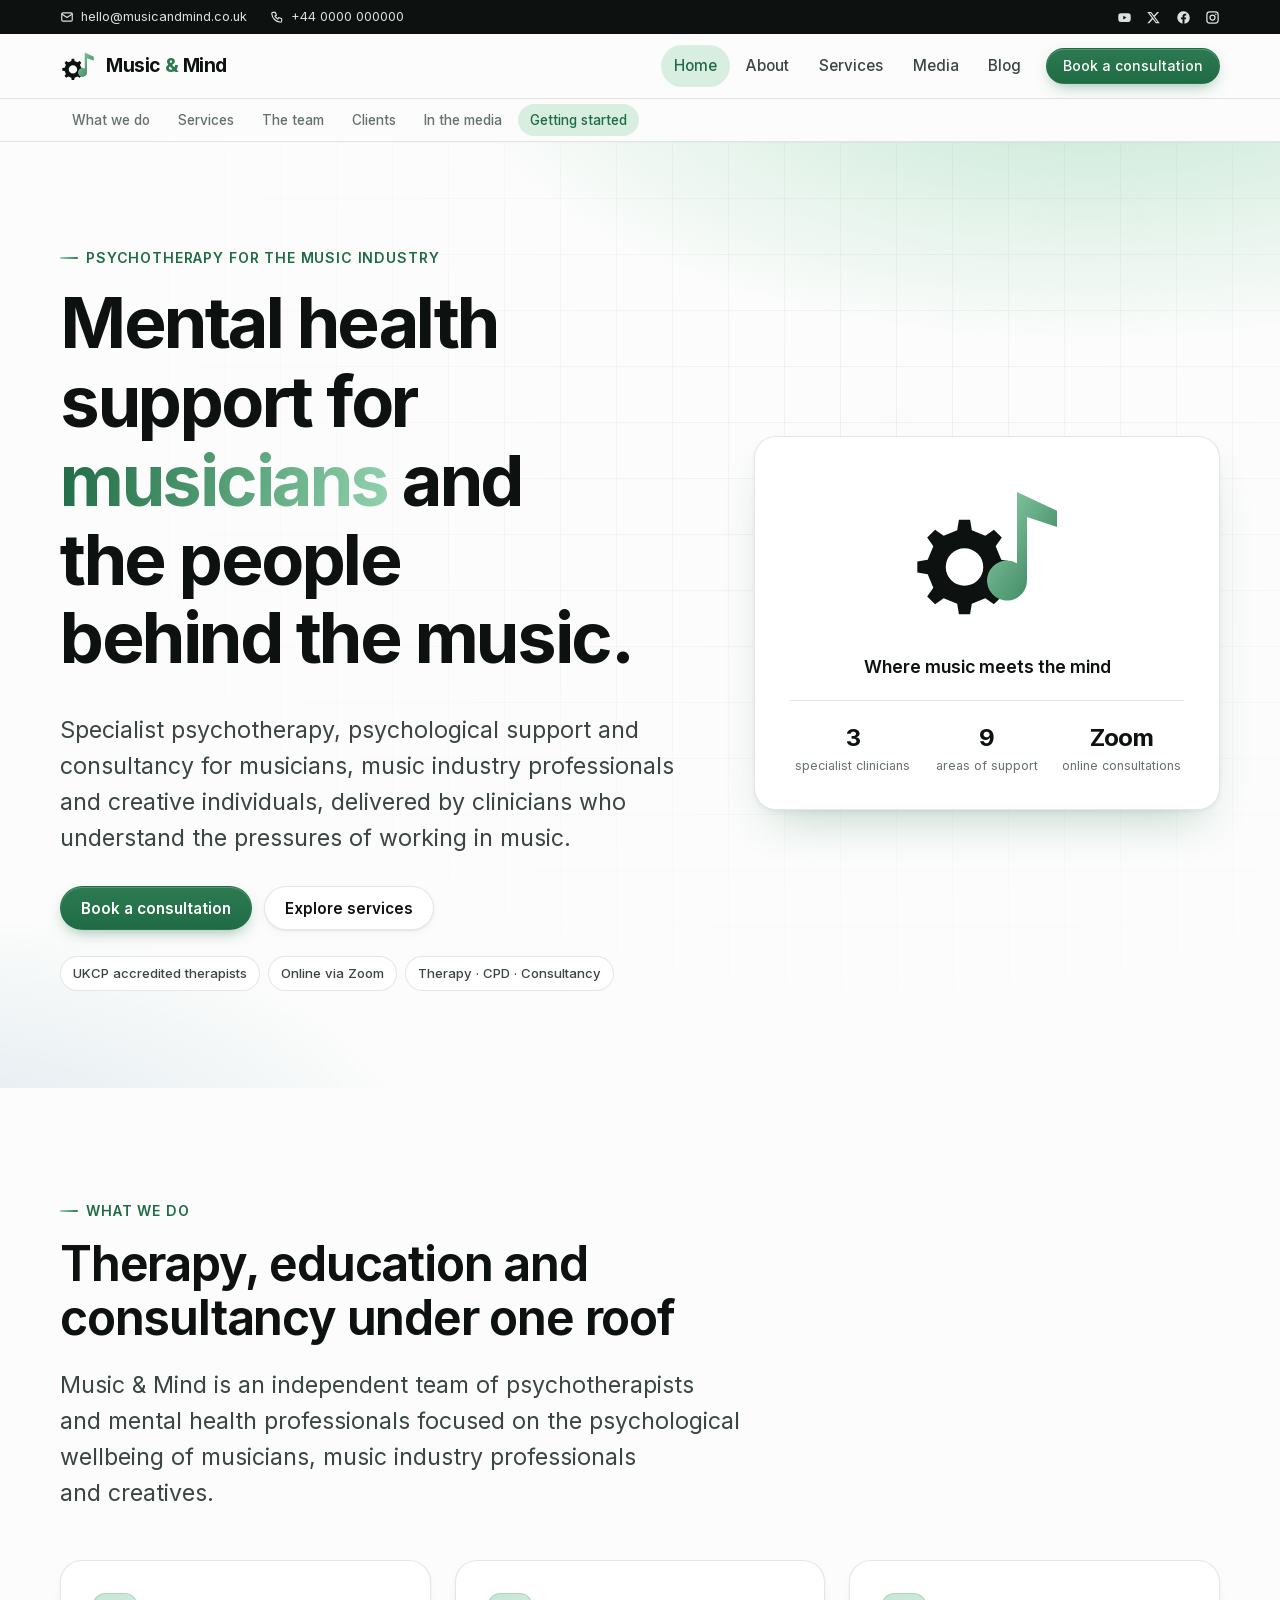
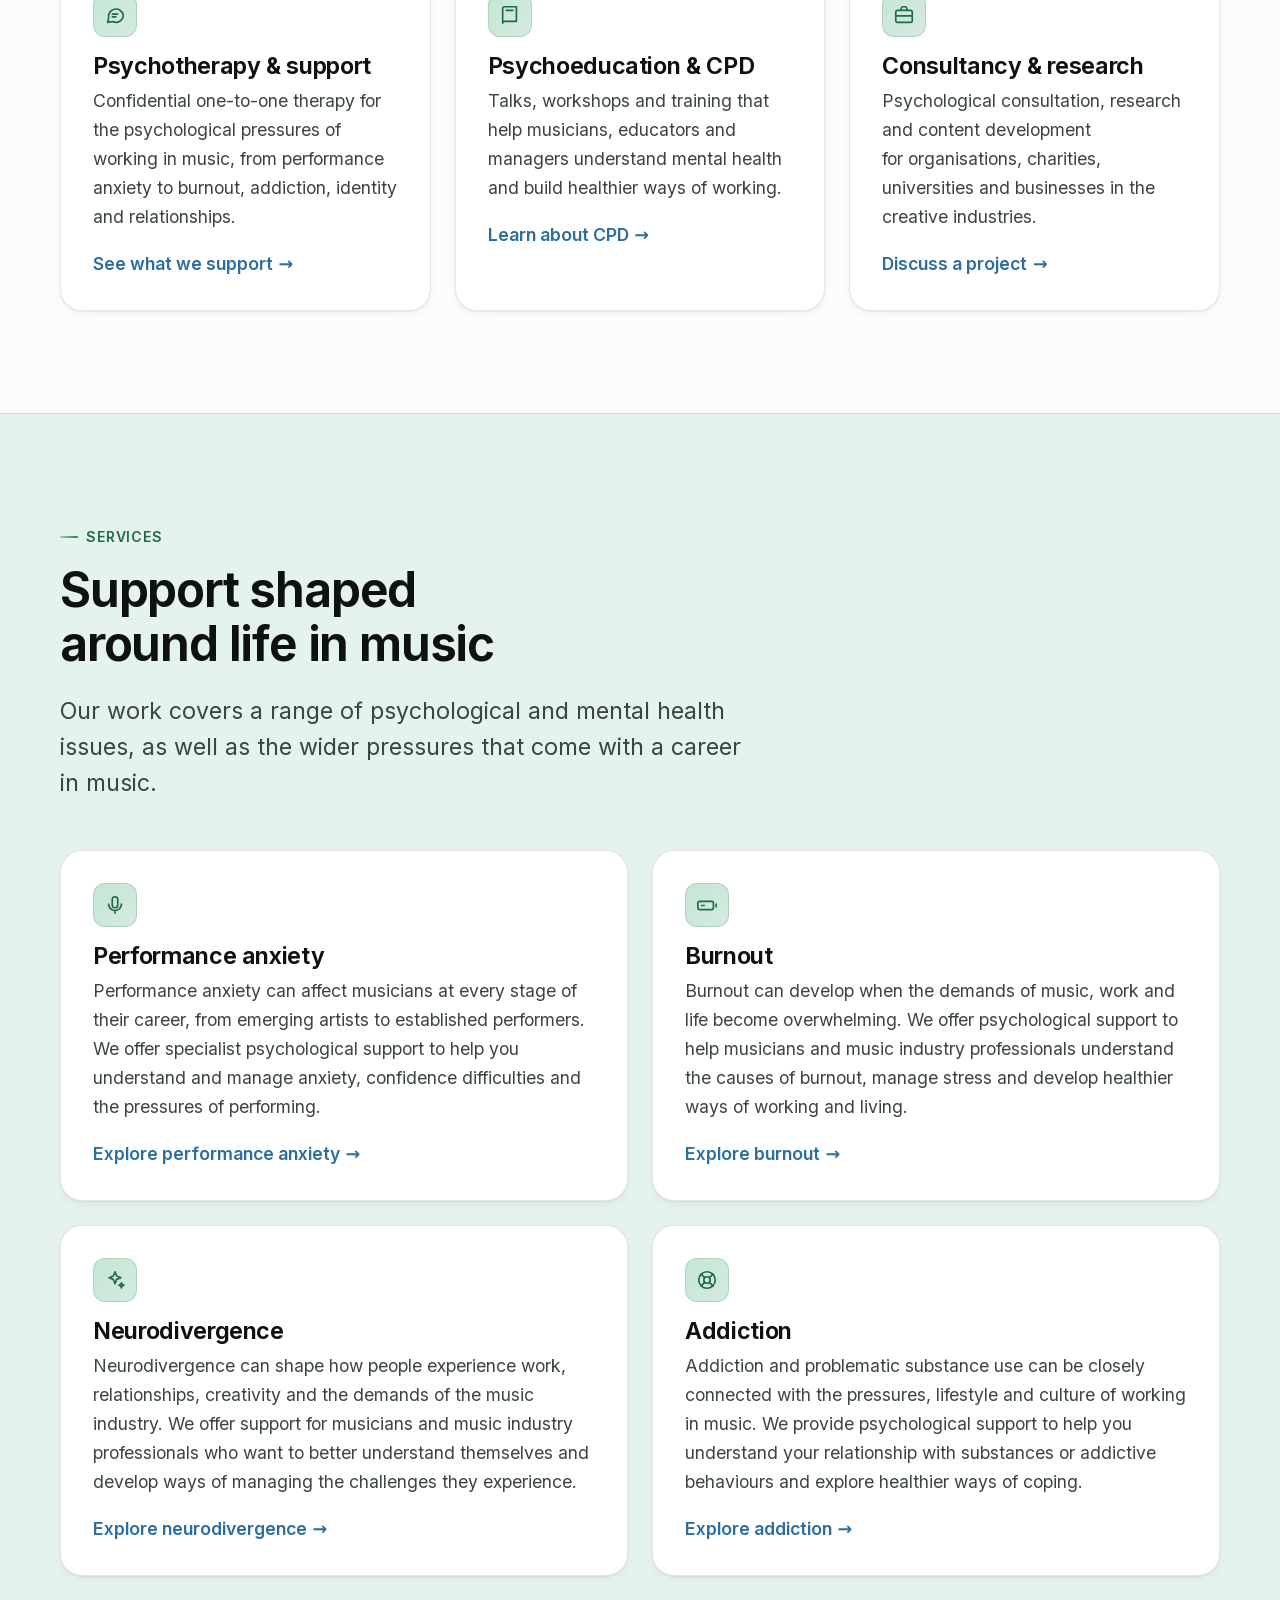
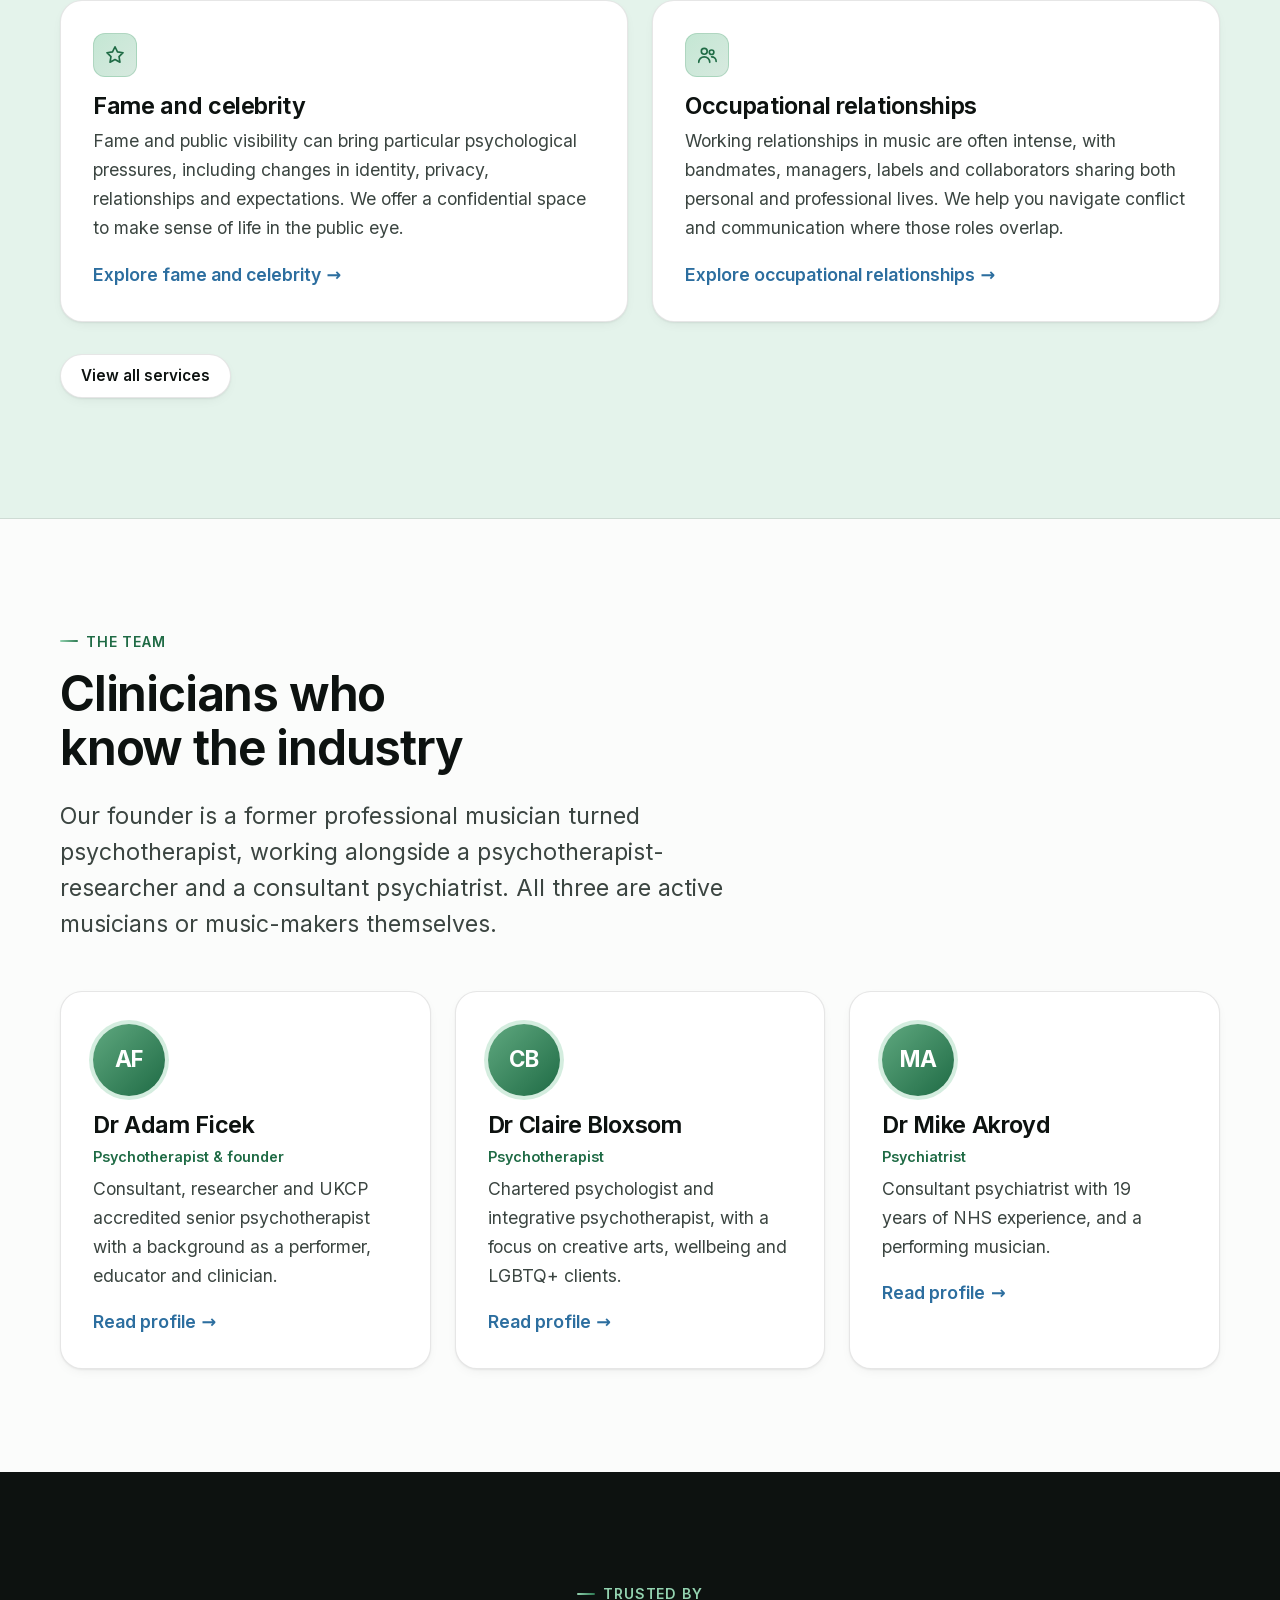
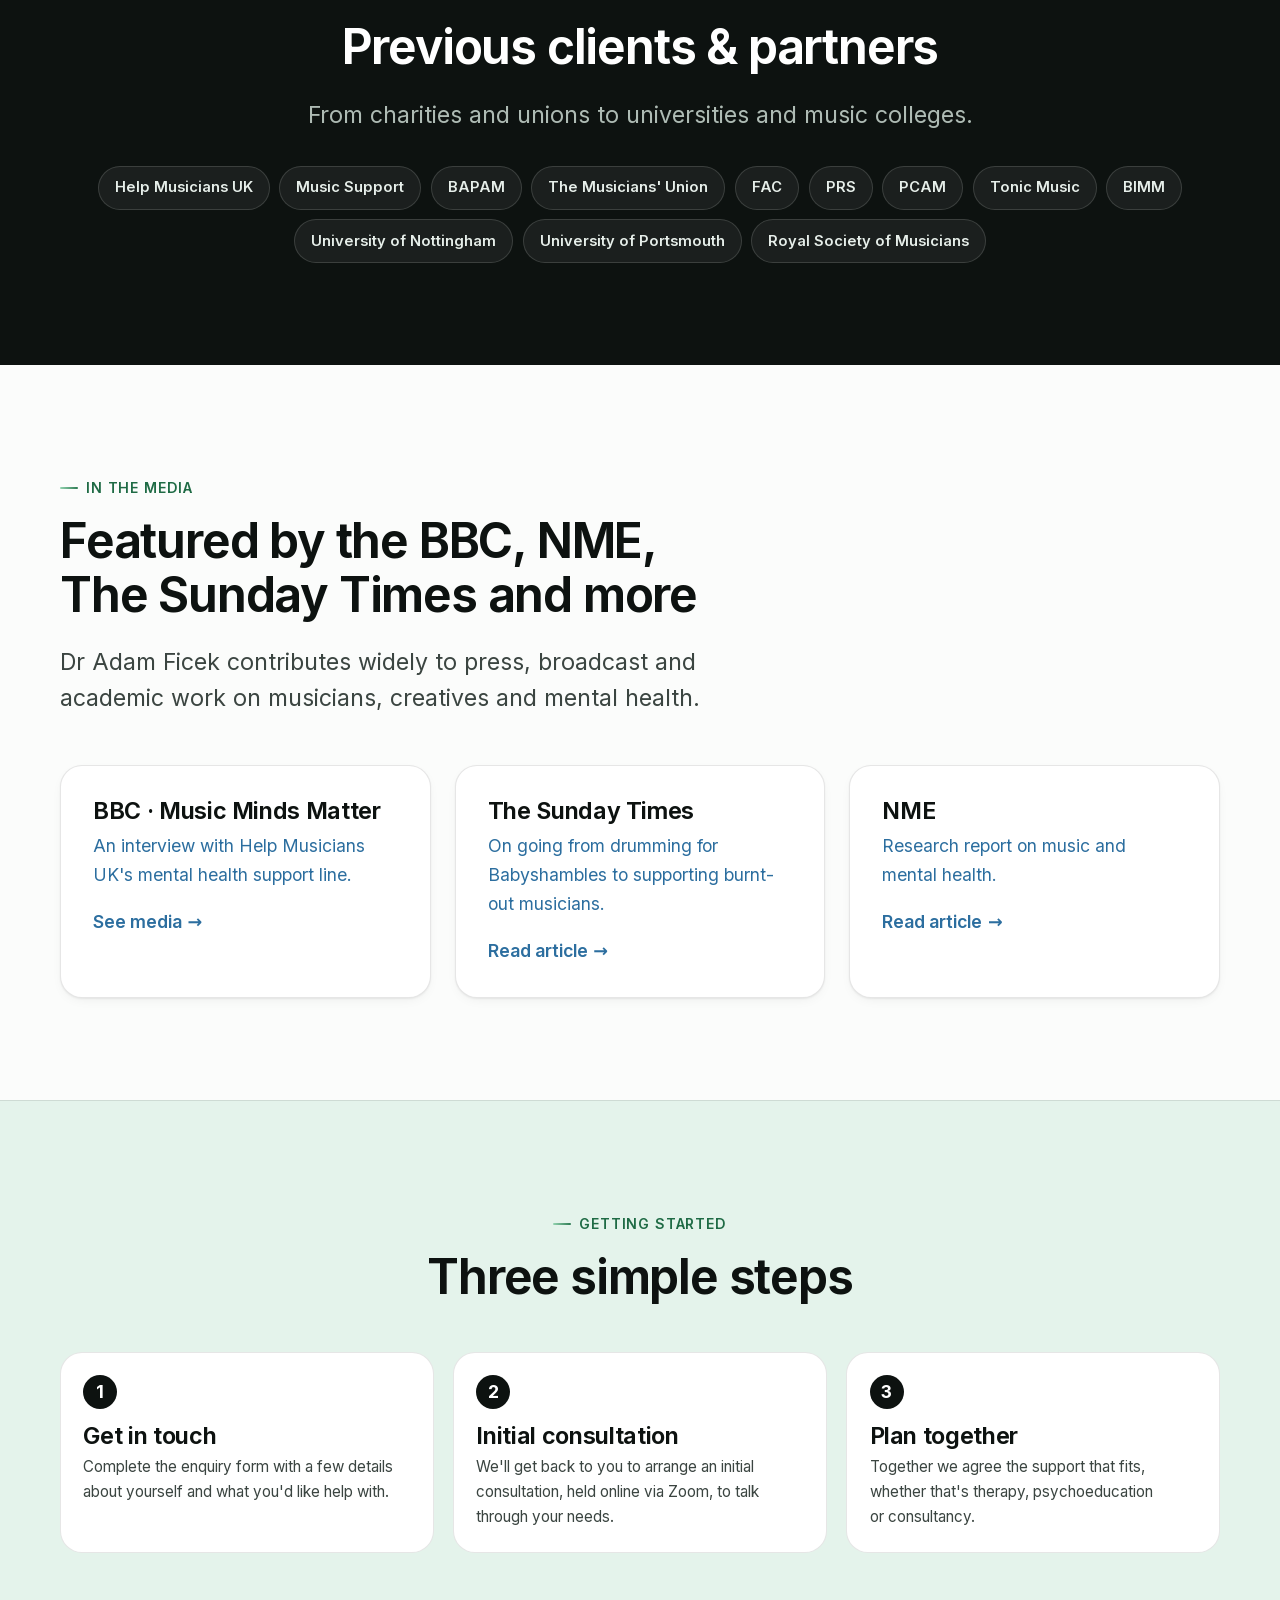
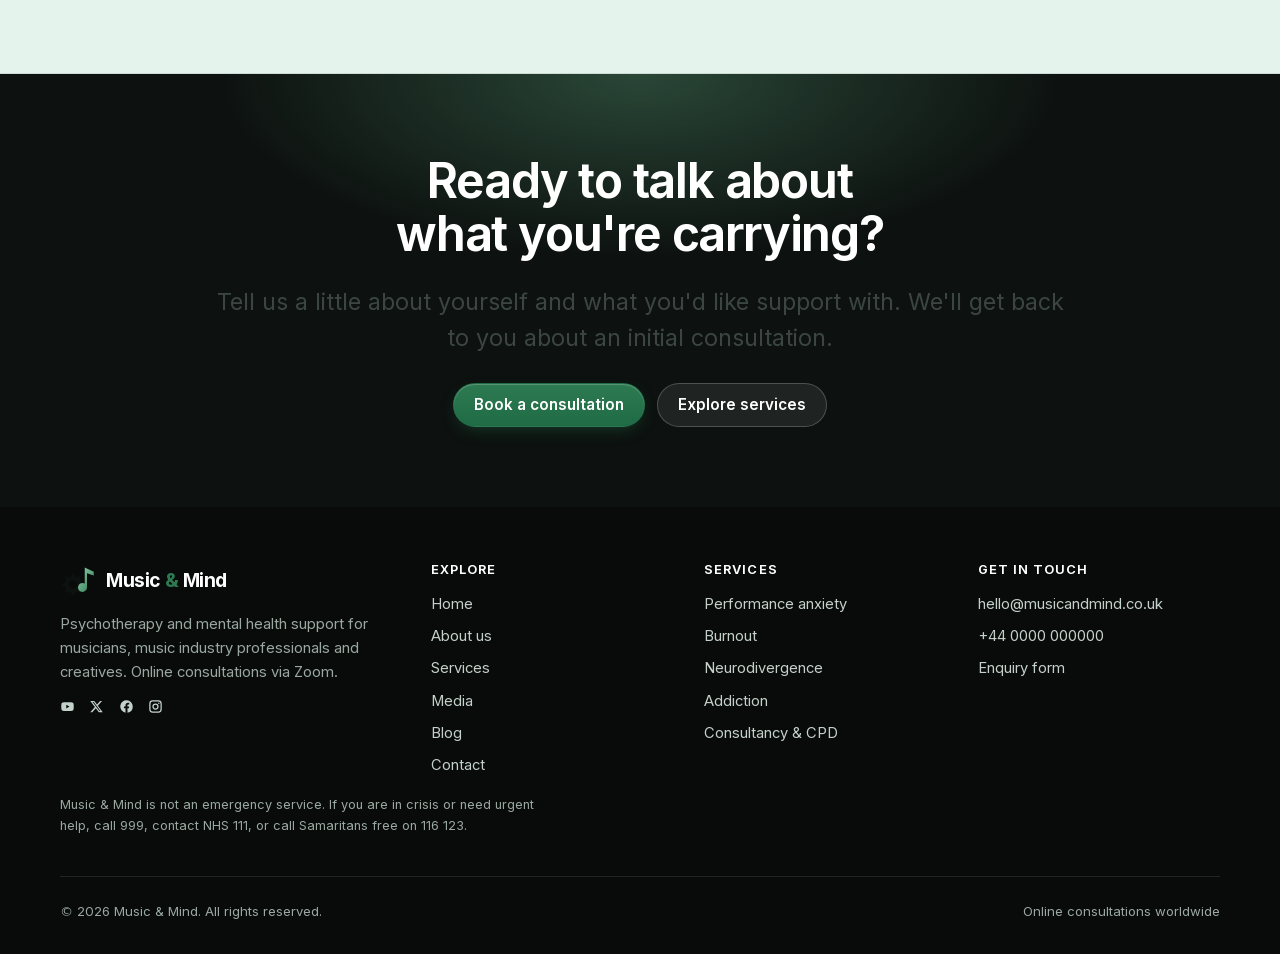
<file: index.html>
<!doctype html>
<html lang="en-GB" class="no-js">
<head>
<meta charset="utf-8">
<meta name="viewport" content="width=device-width,initial-scale=1">
<title>Psychotherapy &amp; Mental Health Support for Musicians | Music &amp; Mind</title>
<meta name="description" content="Specialist psychotherapy, psychological support and consultancy for musicians, music industry professionals and creatives. Online consultations via Zoom.">
<meta name="theme-color" content="#0d1210">
<link rel="canonical" href="https://www.musicandmind.co.uk/">
<meta property="og:type" content="website"><meta property="og:site_name" content="Music &amp; Mind">
<meta property="og:title" content="Psychotherapy &amp; Mental Health Support for Musicians | Music &amp; Mind"><meta property="og:description" content="Specialist psychotherapy, psychological support and consultancy for musicians, music industry professionals and creatives. Online consultations via Zoom.">
<meta property="og:image" content="https://www.musicandmind.co.uk/images/brand/og.png"><meta name="twitter:card" content="summary_large_image">
<link rel="icon" href="favicon.svg" type="image/svg+xml"><link rel="icon" href="favicon-32.png" sizes="32x32" type="image/png">
<link rel="apple-touch-icon" href="apple-touch-icon.png"><link rel="manifest" href="site.webmanifest">
<script>document.documentElement.className="js"</script>
<link rel="preload" href="fonts/inter-latin.woff2" as="font" type="font/woff2" crossorigin>
<link rel="stylesheet" href="css/style.css">
<script src="js/main.js" defer></script>
<script type="application/ld+json">{"@context": "https://schema.org", "@type": "ProfessionalService", "name": "Music & Mind", "url": "https://www.musicandmind.co.uk/", "description": "Psychotherapy and mental health support for musicians, music industry professionals and creatives.", "sameAs": ["https://www.youtube.com/channel/UCqxCYshi4Ed6WEvmgeZslqQ", "https://twitter.com/musicandminduk", "https://www.facebook.com/musicandmindconsultancy/", "https://www.instagram.com/musicandminduk/"], "areaServed": "GB"}</script>
</head>
<body>
<a class="skip" href="#main">Skip to content</a>
<header class="site-header">
  <div class="topbar"><div class="wrap">
    <div class="contact">
      <a href="mailto:hello@musicandmind.co.uk"><svg viewBox="0 0 24 24" aria-hidden="true"><rect x="3" y="5" width="18" height="14" rx="2"/><path d="M3 7l9 6 9-6"/></svg><span>hello@musicandmind.co.uk</span></a>
      <a href="tel:+440000000000"><svg viewBox="0 0 24 24" aria-hidden="true"><path d="M5 4h4l2 5-2.5 1.5a11 11 0 0 0 5 5L15 13l5 2v4a2 2 0 0 1-2 2A16 16 0 0 1 3 6a2 2 0 0 1 2-2z"/></svg><span>+44 0000 000000</span></a>
    </div>
    <div class="socials"><a href="https://www.youtube.com/channel/UCqxCYshi4Ed6WEvmgeZslqQ" rel="noopener" target="_blank" aria-label="YouTube"><svg viewBox="0 0 24 24" fill-rule="evenodd" aria-hidden="true"><path d="M21.6 7.2a2.5 2.5 0 0 0-1.8-1.8C18.2 5 12 5 12 5s-6.2 0-7.8.4A2.5 2.5 0 0 0 2.4 7.2C2 8.8 2 12 2 12s0 3.2.4 4.8a2.5 2.5 0 0 0 1.8 1.8C5.8 19 12 19 12 19s6.2 0 7.8-.4a2.5 2.5 0 0 0 1.8-1.8c.4-1.6.4-4.8.4-4.8s0-3.2-.4-4.8zM10 15V9l5.2 3L10 15z"/></svg></a><a href="https://twitter.com/musicandminduk" rel="noopener" target="_blank" aria-label="X (Twitter)"><svg viewBox="0 0 24 24" fill-rule="evenodd" aria-hidden="true"><path d="M17.8 3h3.1l-6.8 7.7L22 21h-6.2l-4.9-6.3L5.2 21H2.1l7.3-8.3L2 3h6.4l4.4 5.8L17.8 3zm-1.1 16.2h1.7L7.4 4.7H5.6l11.1 14.5z"/></svg></a><a href="https://www.facebook.com/musicandmindconsultancy/" rel="noopener" target="_blank" aria-label="Facebook"><svg viewBox="0 0 24 24" fill-rule="evenodd" aria-hidden="true"><path d="M22 12a10 10 0 1 0-11.6 9.9v-7H7.9V12h2.5V9.8c0-2.5 1.5-3.9 3.8-3.9 1.1 0 2.2.2 2.2.2v2.5h-1.3c-1.2 0-1.6.8-1.6 1.6V12h2.8l-.4 2.9h-2.3v7A10 10 0 0 0 22 12z"/></svg></a><a href="https://www.instagram.com/musicandminduk/" rel="noopener" target="_blank" aria-label="Instagram"><svg viewBox="0 0 24 24" fill-rule="evenodd" aria-hidden="true"><path d="M7.5 2h9A5.5 5.5 0 0 1 22 7.5v9a5.5 5.5 0 0 1-5.5 5.5h-9A5.5 5.5 0 0 1 2 16.5v-9A5.5 5.5 0 0 1 7.5 2zm0 2A3.5 3.5 0 0 0 4 7.5v9A3.5 3.5 0 0 0 7.5 20h9a3.5 3.5 0 0 0 3.5-3.5v-9A3.5 3.5 0 0 0 16.5 4h-9zM12 7a5 5 0 1 1 0 10 5 5 0 0 1 0-10zm0 2a3 3 0 1 0 0 6 3 3 0 0 0 0-6zm5.3-3.3a1.2 1.2 0 1 1 0 2.4 1.2 1.2 0 0 1 0-2.4z"/></svg></a></div>
  </div></div>
  <div class="mainbar"><div class="wrap">
    <a class="brand" href="index.html" aria-label="Music &amp; Mind home"><img src="images/brand/logo-mark.svg" width="36" height="36" alt=""><span>Music <em>&amp;</em> Mind</span></a>
    <button class="menu-btn" aria-expanded="false" aria-controls="nav" aria-label="Menu"><svg viewBox="0 0 24 24"><path d="M4 7h16M4 12h16M4 17h16"/></svg></button>
    <nav class="nav" id="nav" aria-label="Main" data-open="false"><a href="index.html" aria-current="page">Home</a><a href="about.html">About</a><a href="services.html">Services</a><a href="media.html">Media</a><a href="blog.html">Blog</a><a class="btn sm" href="contact.html">Book a consultation</a></nav>
  </div></div>
  <nav class="subnav" aria-label="On this page"><div class="wrap"><a href="#approach">What we do</a><a href="#services">Services</a><a href="#team">The team</a><a href="#clients">Clients</a><a href="#media">In the media</a><a href="#start">Getting started</a></div></nav>
</header>
<main id="main">

<section class="hero">
  <div class="wrap">
    <div>
      <span class="eyebrow">Psychotherapy for the music industry</span>
      <h1>Mental health support for <em>musicians</em> and the people behind the music.</h1>
      <p class="lead">Specialist psychotherapy, psychological support and consultancy for musicians, music industry professionals and creative individuals, delivered by clinicians who understand the pressures of working in music.</p>
      <div class="btn-row"><a class="btn" href="contact.html">Book a consultation</a><a class="btn ghost" href="services.html">Explore services</a></div>
      <ul class="chips"><li>UKCP accredited therapists</li><li>Online via Zoom</li><li>Therapy · CPD · Consultancy</li></ul>
    </div>
    <div class="hero-card">
      <img class="mark" src="images/brand/logo-mark.svg" width="160" height="160" alt="Music &amp; Mind logo: a gear and a musical note">
      <p style="margin:0;color:var(--ink);font-weight:600">Where music meets the mind</p>
      <div class="stat-row">
        <div class="stat"><b>3</b><span>specialist clinicians</span></div>
        <div class="stat"><b>9</b><span>areas of support</span></div>
        <div class="stat"><b>Zoom</b><span>online consultations</span></div>
      </div>
    </div>
  </div>
</section>

<section class="section" id="approach">
  <div class="wrap">
    <div class="sec-head"><span class="eyebrow">What we do</span><h2>Therapy, education and consultancy under one roof</h2>
    <p class="lead">Music & Mind is an independent team of psychotherapists and mental health professionals focused on the psychological wellbeing of musicians, music industry professionals and creatives.</p></div>
    <div class="grid c3">
      <article class="card reveal"><div class="icon" aria-hidden="true"><svg viewBox="0 0 24 24"><path d="M21 12a8 8 0 0 1-11.6 7.1L4 20l1-4.6A8 8 0 1 1 21 12z"/><path d="M9 11h6M9 14h4"/></svg></div><h3>Psychotherapy &amp; support</h3><p>Confidential one-to-one therapy for the psychological pressures of working in music, from performance anxiety to burnout, addiction, identity and relationships.</p><a class="link-arrow" href="services.html">See what we support</a></article>
      <article class="card reveal" style="--i:1"><div class="icon" aria-hidden="true"><svg viewBox="0 0 24 24"><path d="M4 5a2 2 0 0 1 2-2h13v16H6a2 2 0 0 0-2 2V5z"/><path d="M8 7h7"/></svg></div><h3>Psychoeducation &amp; CPD</h3><p>Talks, workshops and training that help musicians, educators and managers understand mental health and build healthier ways of working.</p><a class="link-arrow" href="services.html#consultancy-psychoeducation-cpd">Learn about CPD</a></article>
      <article class="card reveal" style="--i:2"><div class="icon" aria-hidden="true"><svg viewBox="0 0 24 24"><rect x="3" y="7" width="18" height="13" rx="2"/><path d="M9 7V5a2 2 0 0 1 2-2h2a2 2 0 0 1 2 2v2M3 13h18"/></svg></div><h3>Consultancy &amp; research</h3><p>Psychological consultation, research and content development for organisations, charities, universities and businesses in the creative industries.</p><a class="link-arrow" href="contact.html?topic=consultancy">Discuss a project</a></article>
    </div>
  </div>
</section>

<section class="section tint" id="services">
  <div class="wrap">
    <div class="sec-head"><span class="eyebrow">Services</span><h2>Support shaped around life in music</h2>
    <p class="lead">Our work covers a range of psychological and mental health issues, as well as the wider pressures that come with a career in music.</p></div>
    <div class="grid c2" data-services data-compact data-limit="6" aria-busy="true"><div class="card skeleton"></div><div class="card skeleton"></div></div>
    <p style="margin-top:2rem"><a class="btn ghost" href="services.html">View all services</a></p>
  </div>
</section>

<section class="section" id="team">
  <div class="wrap">
    <div class="sec-head"><span class="eyebrow">The team</span><h2>Clinicians who know the industry</h2>
    <p class="lead">Our founder is a former professional musician turned psychotherapist, working alongside a psychotherapist-researcher and a consultant psychiatrist. All three are active musicians or music-makers themselves.</p></div>
    <div class="grid c3">
      <article class="card reveal"><div class="avatar" aria-hidden="true">AF</div><h3 style="margin-top:1rem">Dr Adam Ficek</h3><p class="role">Psychotherapist &amp; founder</p><p>Consultant, researcher and UKCP accredited senior psychotherapist with a background as a performer, educator and clinician.</p><a class="link-arrow" href="about.html#adam-ficek">Read profile</a></article>
      <article class="card reveal" style="--i:1"><div class="avatar" aria-hidden="true">CB</div><h3 style="margin-top:1rem">Dr Claire Bloxsom</h3><p class="role">Psychotherapist</p><p>Chartered psychologist and integrative psychotherapist, with a focus on creative arts, wellbeing and LGBTQ+ clients.</p><a class="link-arrow" href="about.html#claire-bloxsom">Read profile</a></article>
      <article class="card reveal" style="--i:2"><div class="avatar" aria-hidden="true">MA</div><h3 style="margin-top:1rem">Dr Mike Akroyd</h3><p class="role">Psychiatrist</p><p>Consultant psychiatrist with 19 years of NHS experience, and a performing musician.</p><a class="link-arrow" href="about.html#mike-akroyd">Read profile</a></article>
    </div>
  </div>
</section>

<section class="section dark" id="clients">
  <div class="wrap center">
    <span class="eyebrow">Trusted by</span><h2>Previous clients &amp; partners</h2>
    <p class="lead center" style="color:#aebbb4;margin-bottom:2rem">From charities and unions to universities and music colleges.</p>
    <ul class="client-wall reveal">
      <li>Help Musicians UK</li><li>Music Support</li><li>BAPAM</li><li>The Musicians' Union</li><li>FAC</li><li>PRS</li><li>PCAM</li><li>Tonic Music</li><li>BIMM</li><li>University of Nottingham</li><li>University of Portsmouth</li><li>Royal Society of Musicians</li>
    </ul>
  </div>
</section>

<section class="section" id="media">
  <div class="wrap">
    <div class="sec-head"><span class="eyebrow">In the media</span><h2>Featured by the BBC, NME, The Sunday Times and more</h2>
    <p class="lead">Dr Adam Ficek contributes widely to press, broadcast and academic work on musicians, creatives and mental health.</p></div>
    <div class="grid c3">
      <a class="card reveal" href="media.html#press" style="text-decoration:none"><h3>BBC &middot; Music Minds Matter</h3><p>An interview with Help Musicians UK's mental health support line.</p><span class="link-arrow">See media</span></a>
      <a class="card reveal" style="--i:1;text-decoration:none" href="https://www.thetimes.co.uk/article/i-was-pete-dohertys-drummer-now-im-saving-burnt-out-rock-stars-d7qwt52q5" target="_blank" rel="noopener"><h3>The Sunday Times</h3><p>On going from drumming for Babyshambles to supporting burnt-out musicians.</p><span class="link-arrow">Read article</span></a>
      <a class="card reveal" style="--i:2;text-decoration:none" href="https://www.nme.com/news/music/babyshambles-dr-adam-ficek-shares-report-on-music-and-mental-health-its-business-but-the-product-is-a-human-being-3757294" target="_blank" rel="noopener"><h3>NME</h3><p>Research report on music and mental health.</p><span class="link-arrow">Read article</span></a>
    </div>
  </div>
</section>

<section class="section tint" id="start">
  <div class="wrap">
    <div class="sec-head center"><span class="eyebrow">Getting started</span><h2>Three simple steps</h2></div>
    <ol class="steps">
      <li class="reveal"><h3>Get in touch</h3><p>Complete the enquiry form with a few details about yourself and what you'd like help with.</p></li>
      <li class="reveal" style="--i:1"><h3>Initial consultation</h3><p>We'll get back to you to arrange an initial consultation, held online via Zoom, to talk through your needs.</p></li>
      <li class="reveal" style="--i:2"><h3>Plan together</h3><p>Together we agree the support that fits, whether that's therapy, psychoeducation or consultancy.</p></li>
    </ol>
  </div>
</section>

</main>
<section class="cta">
  <div class="wrap reveal">
    <h2>Ready to talk about what you're carrying?</h2>
    <p class="lead center" style="margin-inline:auto;margin-bottom:1.6rem">Tell us a little about yourself and what you'd like support with. We'll get back to you about an initial consultation.</p>
    <div class="btn-row"><a class="btn" href="contact.html">Book a consultation</a><a class="btn ghost" href="services.html">Explore services</a></div>
  </div>
</section>
<footer class="site-footer">
  <div class="wrap">
    <div class="foot-grid">
      <div>
        <a class="brand" href="index.html"><img src="images/brand/logo-mark.svg" width="36" height="36" alt=""><span>Music <em>&amp;</em> Mind</span></a>
        <p>Psychotherapy and mental health support for musicians, music industry professionals and creatives. Online consultations via Zoom.</p>
        <div class="socials"><a href="https://www.youtube.com/channel/UCqxCYshi4Ed6WEvmgeZslqQ" rel="noopener" target="_blank" aria-label="YouTube"><svg viewBox="0 0 24 24" fill-rule="evenodd" aria-hidden="true"><path d="M21.6 7.2a2.5 2.5 0 0 0-1.8-1.8C18.2 5 12 5 12 5s-6.2 0-7.8.4A2.5 2.5 0 0 0 2.4 7.2C2 8.8 2 12 2 12s0 3.2.4 4.8a2.5 2.5 0 0 0 1.8 1.8C5.8 19 12 19 12 19s6.2 0 7.8-.4a2.5 2.5 0 0 0 1.8-1.8c.4-1.6.4-4.8.4-4.8s0-3.2-.4-4.8zM10 15V9l5.2 3L10 15z"/></svg></a><a href="https://twitter.com/musicandminduk" rel="noopener" target="_blank" aria-label="X (Twitter)"><svg viewBox="0 0 24 24" fill-rule="evenodd" aria-hidden="true"><path d="M17.8 3h3.1l-6.8 7.7L22 21h-6.2l-4.9-6.3L5.2 21H2.1l7.3-8.3L2 3h6.4l4.4 5.8L17.8 3zm-1.1 16.2h1.7L7.4 4.7H5.6l11.1 14.5z"/></svg></a><a href="https://www.facebook.com/musicandmindconsultancy/" rel="noopener" target="_blank" aria-label="Facebook"><svg viewBox="0 0 24 24" fill-rule="evenodd" aria-hidden="true"><path d="M22 12a10 10 0 1 0-11.6 9.9v-7H7.9V12h2.5V9.8c0-2.5 1.5-3.9 3.8-3.9 1.1 0 2.2.2 2.2.2v2.5h-1.3c-1.2 0-1.6.8-1.6 1.6V12h2.8l-.4 2.9h-2.3v7A10 10 0 0 0 22 12z"/></svg></a><a href="https://www.instagram.com/musicandminduk/" rel="noopener" target="_blank" aria-label="Instagram"><svg viewBox="0 0 24 24" fill-rule="evenodd" aria-hidden="true"><path d="M7.5 2h9A5.5 5.5 0 0 1 22 7.5v9a5.5 5.5 0 0 1-5.5 5.5h-9A5.5 5.5 0 0 1 2 16.5v-9A5.5 5.5 0 0 1 7.5 2zm0 2A3.5 3.5 0 0 0 4 7.5v9A3.5 3.5 0 0 0 7.5 20h9a3.5 3.5 0 0 0 3.5-3.5v-9A3.5 3.5 0 0 0 16.5 4h-9zM12 7a5 5 0 1 1 0 10 5 5 0 0 1 0-10zm0 2a3 3 0 1 0 0 6 3 3 0 0 0 0-6zm5.3-3.3a1.2 1.2 0 1 1 0 2.4 1.2 1.2 0 0 1 0-2.4z"/></svg></a></div>
      </div>
      <div><h3>Explore</h3><ul><li><a href="index.html">Home</a></li><li><a href="about.html">About us</a></li><li><a href="services.html">Services</a></li><li><a href="media.html">Media</a></li><li><a href="blog.html">Blog</a></li><li><a href="contact.html">Contact</a></li></ul></div>
      <div><h3>Services</h3><ul><li><a href="services.html#performance-anxiety">Performance anxiety</a></li><li><a href="services.html#burnout">Burnout</a></li><li><a href="services.html#neurodivergence">Neurodivergence</a></li><li><a href="services.html#addiction">Addiction</a></li><li><a href="services.html#consultancy-psychoeducation-cpd">Consultancy &amp; CPD</a></li></ul></div>
      <div><h3>Get in touch</h3><ul><li><a href="mailto:hello@musicandmind.co.uk">hello@musicandmind.co.uk</a></li><li><a href="tel:+440000000000">+44 0000 000000</a></li><li><a href="contact.html">Enquiry form</a></li></ul></div>
    </div>
    <p class="disclaimer">Music &amp; Mind is not an emergency service. If you are in crisis or need urgent help, call 999, contact NHS 111, or call Samaritans free on 116 123.</p>
    <div class="legal"><span>&copy; <span data-year>2026</span> Music &amp; Mind. All rights reserved.</span><span>Online consultations worldwide</span></div>
  </div>
</footer>
<dialog class="lightbox" id="lightbox" aria-label="Media viewer">
  <div class="lb-body"></div>
  <div class="lb-bar"><span class="lb-cap"></span><span><button class="lb-prev" aria-label="Previous">←</button> <button class="lb-next" aria-label="Next">→</button> <button class="lb-close" autofocus>Close</button></span></div>
</dialog>
</body>
</html>
</file>
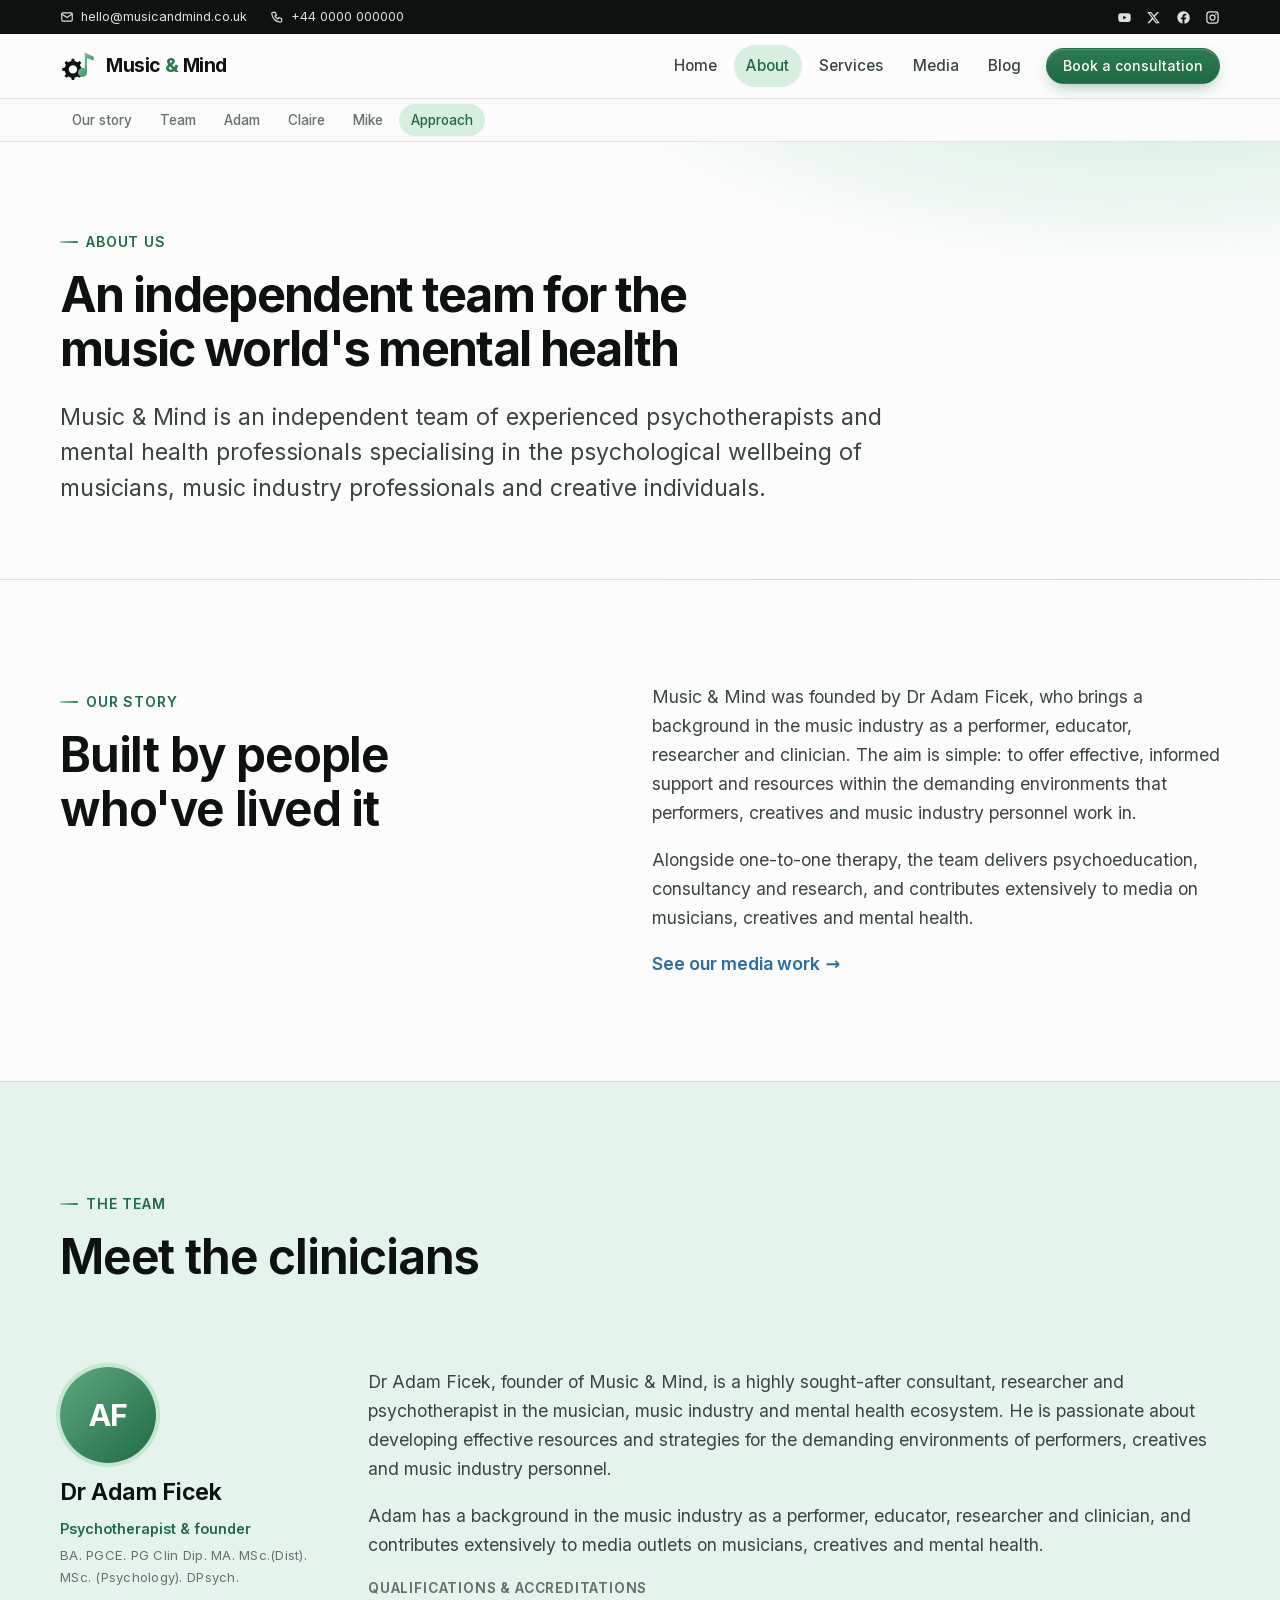
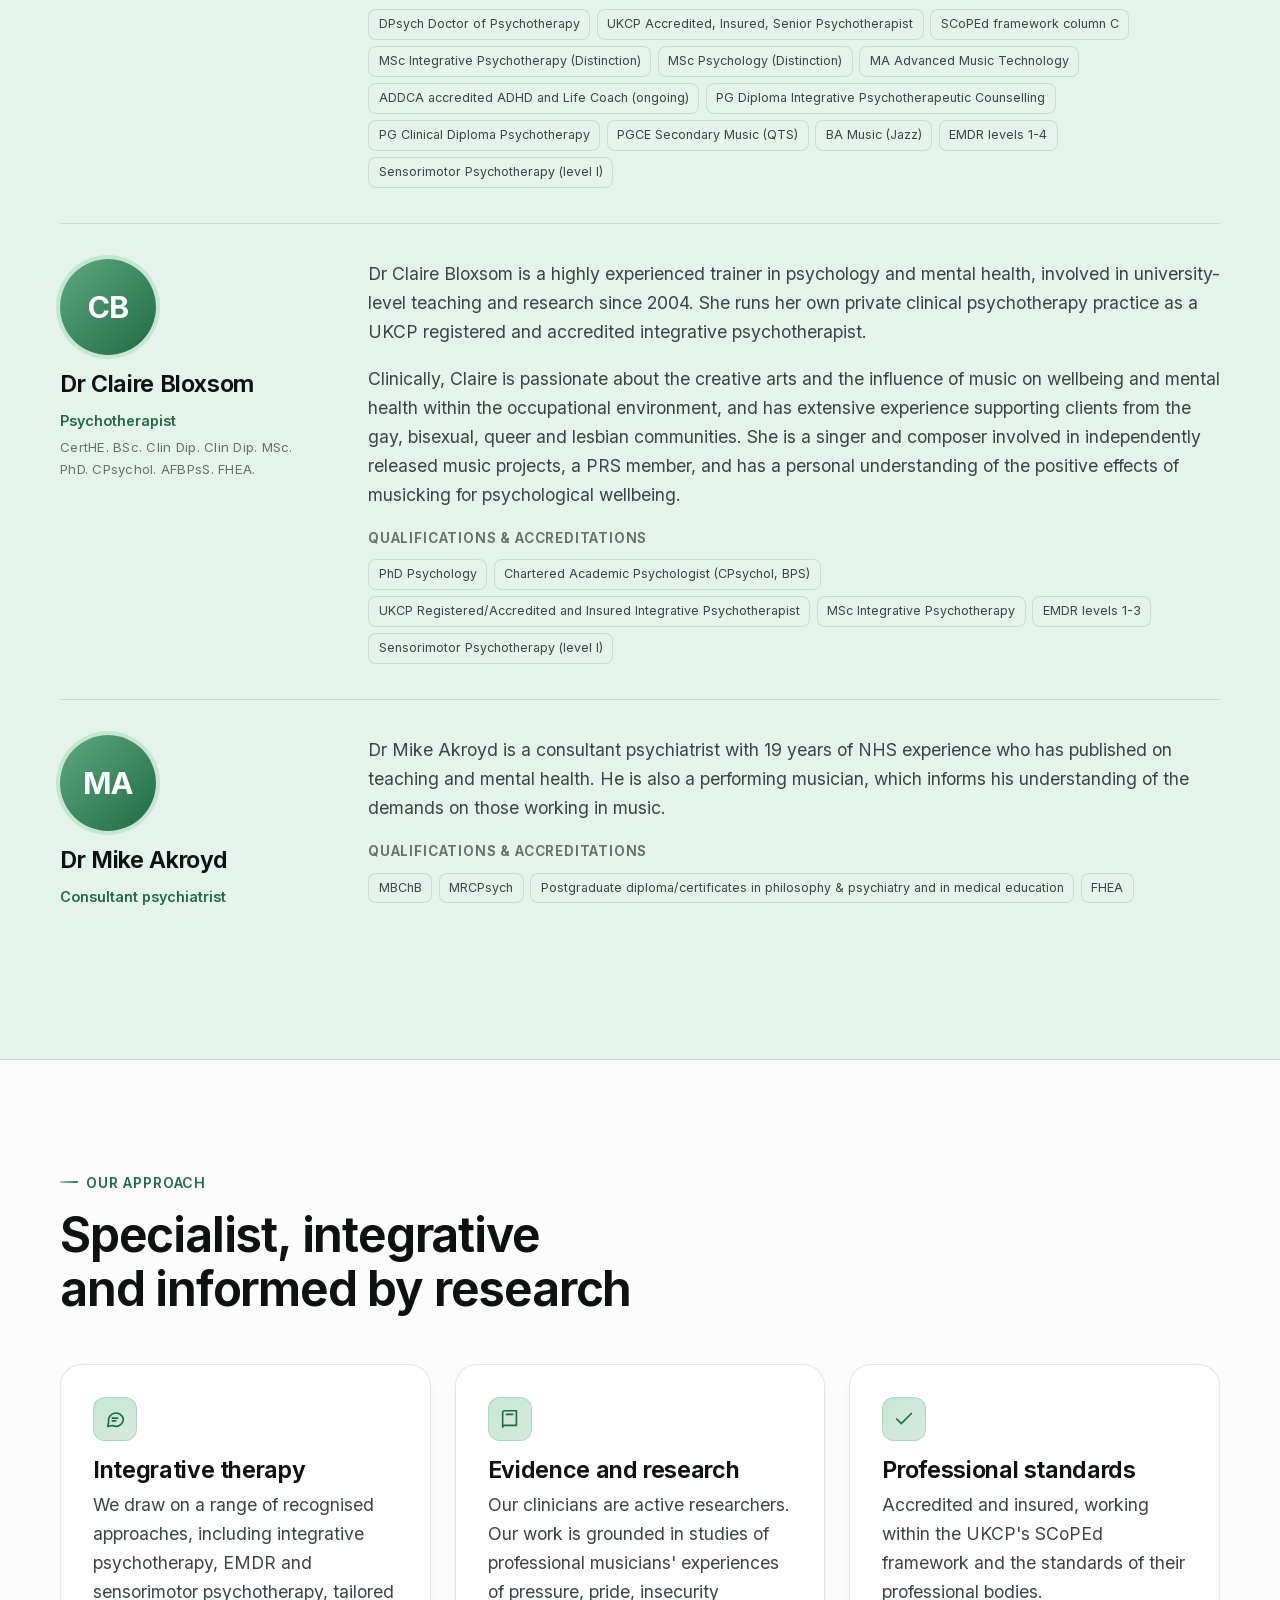
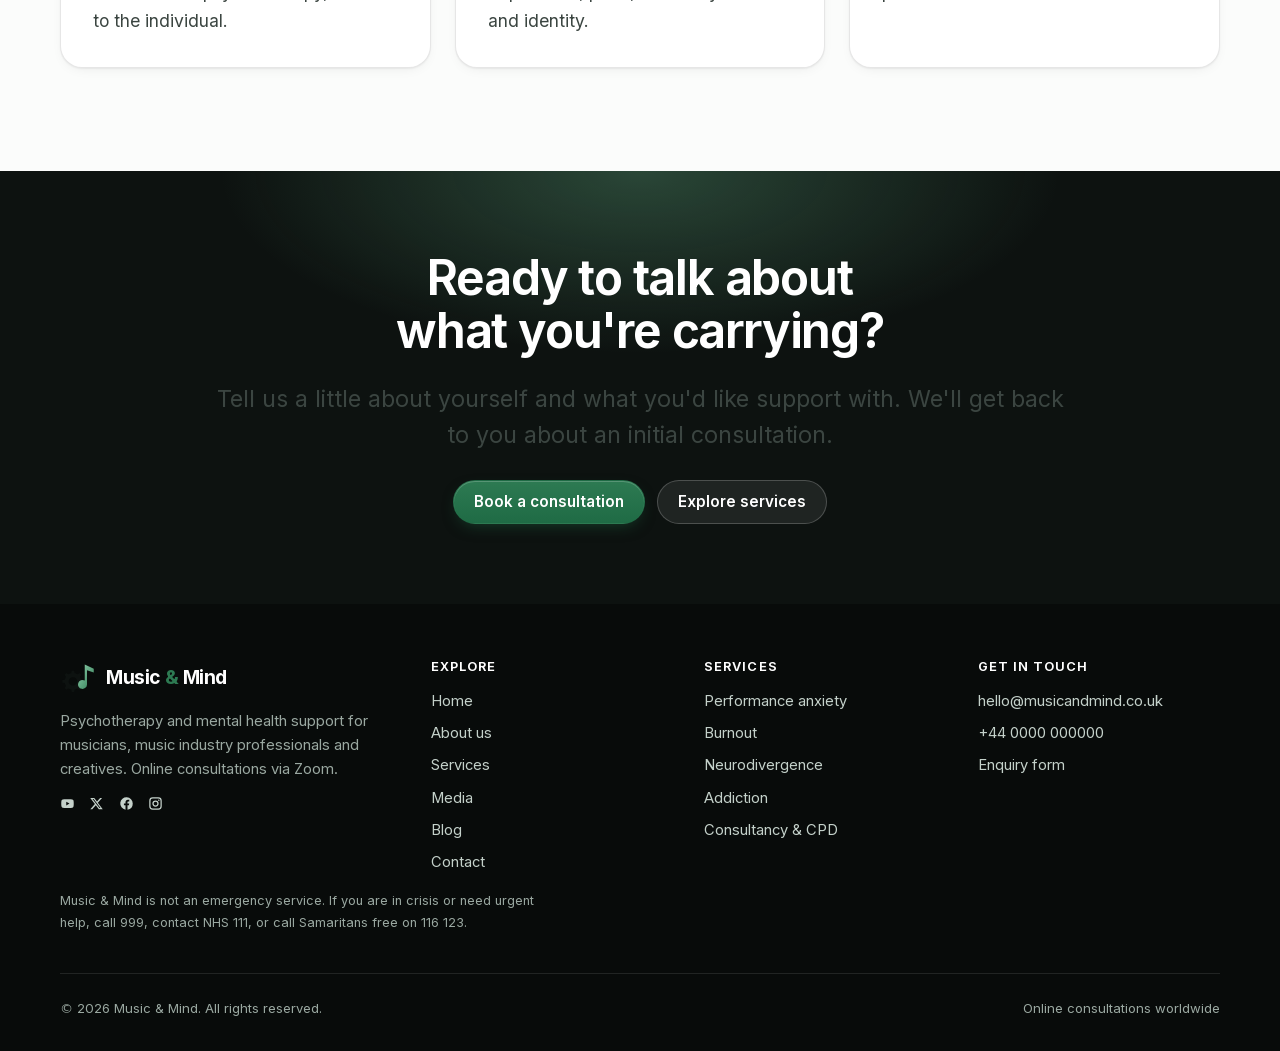
<file: about.html>
<!doctype html>
<html lang="en-GB" class="no-js">
<head>
<meta charset="utf-8">
<meta name="viewport" content="width=device-width,initial-scale=1">
<title>About Us | Music &amp; Mind</title>
<meta name="description" content="Meet the Music &amp; Mind team: psychotherapists and a consultant psychiatrist specialising in the mental health of musicians and music industry professionals.">
<meta name="theme-color" content="#0d1210">
<link rel="canonical" href="https://www.musicandmind.co.uk/about.html">
<meta property="og:type" content="website"><meta property="og:site_name" content="Music &amp; Mind">
<meta property="og:title" content="About Us | Music &amp; Mind"><meta property="og:description" content="Meet the Music &amp; Mind team: psychotherapists and a consultant psychiatrist specialising in the mental health of musicians and music industry professionals.">
<meta property="og:image" content="https://www.musicandmind.co.uk/images/brand/og.png"><meta name="twitter:card" content="summary_large_image">
<link rel="icon" href="favicon.svg" type="image/svg+xml"><link rel="icon" href="favicon-32.png" sizes="32x32" type="image/png">
<link rel="apple-touch-icon" href="apple-touch-icon.png"><link rel="manifest" href="site.webmanifest">
<script>document.documentElement.className="js"</script>
<link rel="preload" href="fonts/inter-latin.woff2" as="font" type="font/woff2" crossorigin>
<link rel="stylesheet" href="css/style.css">
<script src="js/main.js" defer></script>
</head>
<body>
<a class="skip" href="#main">Skip to content</a>
<header class="site-header">
  <div class="topbar"><div class="wrap">
    <div class="contact">
      <a href="mailto:hello@musicandmind.co.uk"><svg viewBox="0 0 24 24" aria-hidden="true"><rect x="3" y="5" width="18" height="14" rx="2"/><path d="M3 7l9 6 9-6"/></svg><span>hello@musicandmind.co.uk</span></a>
      <a href="tel:+440000000000"><svg viewBox="0 0 24 24" aria-hidden="true"><path d="M5 4h4l2 5-2.5 1.5a11 11 0 0 0 5 5L15 13l5 2v4a2 2 0 0 1-2 2A16 16 0 0 1 3 6a2 2 0 0 1 2-2z"/></svg><span>+44 0000 000000</span></a>
    </div>
    <div class="socials"><a href="https://www.youtube.com/channel/UCqxCYshi4Ed6WEvmgeZslqQ" rel="noopener" target="_blank" aria-label="YouTube"><svg viewBox="0 0 24 24" fill-rule="evenodd" aria-hidden="true"><path d="M21.6 7.2a2.5 2.5 0 0 0-1.8-1.8C18.2 5 12 5 12 5s-6.2 0-7.8.4A2.5 2.5 0 0 0 2.4 7.2C2 8.8 2 12 2 12s0 3.2.4 4.8a2.5 2.5 0 0 0 1.8 1.8C5.8 19 12 19 12 19s6.2 0 7.8-.4a2.5 2.5 0 0 0 1.8-1.8c.4-1.6.4-4.8.4-4.8s0-3.2-.4-4.8zM10 15V9l5.2 3L10 15z"/></svg></a><a href="https://twitter.com/musicandminduk" rel="noopener" target="_blank" aria-label="X (Twitter)"><svg viewBox="0 0 24 24" fill-rule="evenodd" aria-hidden="true"><path d="M17.8 3h3.1l-6.8 7.7L22 21h-6.2l-4.9-6.3L5.2 21H2.1l7.3-8.3L2 3h6.4l4.4 5.8L17.8 3zm-1.1 16.2h1.7L7.4 4.7H5.6l11.1 14.5z"/></svg></a><a href="https://www.facebook.com/musicandmindconsultancy/" rel="noopener" target="_blank" aria-label="Facebook"><svg viewBox="0 0 24 24" fill-rule="evenodd" aria-hidden="true"><path d="M22 12a10 10 0 1 0-11.6 9.9v-7H7.9V12h2.5V9.8c0-2.5 1.5-3.9 3.8-3.9 1.1 0 2.2.2 2.2.2v2.5h-1.3c-1.2 0-1.6.8-1.6 1.6V12h2.8l-.4 2.9h-2.3v7A10 10 0 0 0 22 12z"/></svg></a><a href="https://www.instagram.com/musicandminduk/" rel="noopener" target="_blank" aria-label="Instagram"><svg viewBox="0 0 24 24" fill-rule="evenodd" aria-hidden="true"><path d="M7.5 2h9A5.5 5.5 0 0 1 22 7.5v9a5.5 5.5 0 0 1-5.5 5.5h-9A5.5 5.5 0 0 1 2 16.5v-9A5.5 5.5 0 0 1 7.5 2zm0 2A3.5 3.5 0 0 0 4 7.5v9A3.5 3.5 0 0 0 7.5 20h9a3.5 3.5 0 0 0 3.5-3.5v-9A3.5 3.5 0 0 0 16.5 4h-9zM12 7a5 5 0 1 1 0 10 5 5 0 0 1 0-10zm0 2a3 3 0 1 0 0 6 3 3 0 0 0 0-6zm5.3-3.3a1.2 1.2 0 1 1 0 2.4 1.2 1.2 0 0 1 0-2.4z"/></svg></a></div>
  </div></div>
  <div class="mainbar"><div class="wrap">
    <a class="brand" href="index.html" aria-label="Music &amp; Mind home"><img src="images/brand/logo-mark.svg" width="36" height="36" alt=""><span>Music <em>&amp;</em> Mind</span></a>
    <button class="menu-btn" aria-expanded="false" aria-controls="nav" aria-label="Menu"><svg viewBox="0 0 24 24"><path d="M4 7h16M4 12h16M4 17h16"/></svg></button>
    <nav class="nav" id="nav" aria-label="Main" data-open="false"><a href="index.html">Home</a><a href="about.html" aria-current="page">About</a><a href="services.html">Services</a><a href="media.html">Media</a><a href="blog.html">Blog</a><a class="btn sm" href="contact.html">Book a consultation</a></nav>
  </div></div>
  <nav class="subnav" aria-label="On this page"><div class="wrap"><a href="#story">Our story</a><a href="#team">Team</a><a href="#adam-ficek">Adam</a><a href="#claire-bloxsom">Claire</a><a href="#mike-akroyd">Mike</a><a href="#approach">Approach</a></div></nav>
</header>
<main id="main">

<section class="page-hero"><div class="wrap"><span class="eyebrow">About us</span><h1>An independent team for the music world's mental health</h1>
<p class="lead">Music &amp; Mind is an independent team of experienced psychotherapists and mental health professionals specialising in the psychological wellbeing of musicians, music industry professionals and creative individuals.</p></div></section>
<section class="section" id="story"><div class="wrap grid c2" style="align-items:start">
  <div><span class="eyebrow">Our story</span><h2>Built by people who've lived it</h2></div>
  <div><p>Music &amp; Mind was founded by Dr Adam Ficek, who brings a background in the music industry as a performer, educator, researcher and clinician. The aim is simple: to offer effective, informed support and resources within the demanding environments that performers, creatives and music industry personnel work in.</p>
  <p>Alongside one-to-one therapy, the team delivers psychoeducation, consultancy and research, and contributes extensively to media on musicians, creatives and mental health.</p>
  <a class="link-arrow" href="media.html">See our media work</a></div></div></section>
<section class="section tint" id="team"><div class="wrap">
  <div class="sec-head"><span class="eyebrow">The team</span><h2>Meet the clinicians</h2></div>
  <article class="profile reveal" id="adam-ficek">
  <aside><div class="avatar" aria-hidden="true">AF</div><h3>Dr Adam Ficek</h3><p class="role">Psychotherapist &amp; founder</p><p class="post-nom">BA. PGCE. PG Clin Dip. MA. MSc.(Dist). MSc. (Psychology). DPsych.</p></aside>
  <div><p>Dr Adam Ficek, founder of Music &amp; Mind, is a highly sought-after consultant, researcher and psychotherapist in the musician, music industry and mental health ecosystem. He is passionate about developing effective resources and strategies for the demanding environments of performers, creatives and music industry personnel.</p><p>Adam has a background in the music industry as a performer, educator, researcher and clinician, and contributes extensively to media outlets on musicians, creatives and mental health.</p><h4 style="margin-top:1.4rem;font-size:.85rem;letter-spacing:.06em;text-transform:uppercase;color:var(--ink-3)">Qualifications &amp; accreditations</h4><ul class="quals"><li>DPsych Doctor of Psychotherapy</li><li>UKCP Accredited, Insured, Senior Psychotherapist</li><li>SCoPEd framework column C</li><li>MSc Integrative Psychotherapy (Distinction)</li><li>MSc Psychology (Distinction)</li><li>MA Advanced Music Technology</li><li>ADDCA accredited ADHD and Life Coach (ongoing)</li><li>PG Diploma Integrative Psychotherapeutic Counselling</li><li>PG Clinical Diploma Psychotherapy</li><li>PGCE Secondary Music (QTS)</li><li>BA Music (Jazz)</li><li>EMDR levels 1-4</li><li>Sensorimotor Psychotherapy (level I)</li></ul></div>
</article>
  <article class="profile reveal" id="claire-bloxsom">
  <aside><div class="avatar" aria-hidden="true">CB</div><h3>Dr Claire Bloxsom</h3><p class="role">Psychotherapist</p><p class="post-nom">CertHE. BSc. Clin Dip. Clin Dip. MSc. PhD. CPsychol. AFBPsS. FHEA.</p></aside>
  <div><p>Dr Claire Bloxsom is a highly experienced trainer in psychology and mental health, involved in university-level teaching and research since 2004. She runs her own private clinical psychotherapy practice as a UKCP registered and accredited integrative psychotherapist.</p><p>Clinically, Claire is passionate about the creative arts and the influence of music on wellbeing and mental health within the occupational environment, and has extensive experience supporting clients from the gay, bisexual, queer and lesbian communities. She is a singer and composer involved in independently released music projects, a PRS member, and has a personal understanding of the positive effects of musicking for psychological wellbeing.</p><h4 style="margin-top:1.4rem;font-size:.85rem;letter-spacing:.06em;text-transform:uppercase;color:var(--ink-3)">Qualifications &amp; accreditations</h4><ul class="quals"><li>PhD Psychology</li><li>Chartered Academic Psychologist (CPsychol, BPS)</li><li>UKCP Registered/Accredited and Insured Integrative Psychotherapist</li><li>MSc Integrative Psychotherapy</li><li>EMDR levels 1-3</li><li>Sensorimotor Psychotherapy (level I)</li></ul></div>
</article>
  <article class="profile reveal" id="mike-akroyd">
  <aside><div class="avatar" aria-hidden="true">MA</div><h3>Dr Mike Akroyd</h3><p class="role">Consultant psychiatrist</p><p class="post-nom"></p></aside>
  <div><p>Dr Mike Akroyd is a consultant psychiatrist with 19 years of NHS experience who has published on teaching and mental health. He is also a performing musician, which informs his understanding of the demands on those working in music.</p><h4 style="margin-top:1.4rem;font-size:.85rem;letter-spacing:.06em;text-transform:uppercase;color:var(--ink-3)">Qualifications &amp; accreditations</h4><ul class="quals"><li>MBChB</li><li>MRCPsych</li><li>Postgraduate diploma/certificates in philosophy &amp; psychiatry and in medical education</li><li>FHEA</li></ul></div>
</article>
</div></section>
<section class="section" id="approach"><div class="wrap">
  <div class="sec-head"><span class="eyebrow">Our approach</span><h2>Specialist, integrative and informed by research</h2></div>
  <div class="grid c3">
    <article class="card reveal"><div class="icon" aria-hidden="true"><svg viewBox="0 0 24 24"><path d="M21 12a8 8 0 0 1-11.6 7.1L4 20l1-4.6A8 8 0 1 1 21 12z"/><path d="M9 11h6M9 14h4"/></svg></div><h3>Integrative therapy</h3><p>We draw on a range of recognised approaches, including integrative psychotherapy, EMDR and sensorimotor psychotherapy, tailored to the individual.</p></article>
    <article class="card reveal" style="--i:1"><div class="icon" aria-hidden="true"><svg viewBox="0 0 24 24"><path d="M4 5a2 2 0 0 1 2-2h13v16H6a2 2 0 0 0-2 2V5z"/><path d="M8 7h7"/></svg></div><h3>Evidence and research</h3><p>Our clinicians are active researchers. Our work is grounded in studies of professional musicians' experiences of pressure, pride, insecurity and identity.</p></article>
    <article class="card reveal" style="--i:2"><div class="icon" aria-hidden="true"><svg viewBox="0 0 24 24"><path d="M4 12l5 5L20 6"/></svg></div><h3>Professional standards</h3><p>Accredited and insured, working within the UKCP's SCoPEd framework and the standards of their professional bodies.</p></article>
  </div>
</div></section>

</main>
<section class="cta">
  <div class="wrap reveal">
    <h2>Ready to talk about what you're carrying?</h2>
    <p class="lead center" style="margin-inline:auto;margin-bottom:1.6rem">Tell us a little about yourself and what you'd like support with. We'll get back to you about an initial consultation.</p>
    <div class="btn-row"><a class="btn" href="contact.html">Book a consultation</a><a class="btn ghost" href="services.html">Explore services</a></div>
  </div>
</section>
<footer class="site-footer">
  <div class="wrap">
    <div class="foot-grid">
      <div>
        <a class="brand" href="index.html"><img src="images/brand/logo-mark.svg" width="36" height="36" alt=""><span>Music <em>&amp;</em> Mind</span></a>
        <p>Psychotherapy and mental health support for musicians, music industry professionals and creatives. Online consultations via Zoom.</p>
        <div class="socials"><a href="https://www.youtube.com/channel/UCqxCYshi4Ed6WEvmgeZslqQ" rel="noopener" target="_blank" aria-label="YouTube"><svg viewBox="0 0 24 24" fill-rule="evenodd" aria-hidden="true"><path d="M21.6 7.2a2.5 2.5 0 0 0-1.8-1.8C18.2 5 12 5 12 5s-6.2 0-7.8.4A2.5 2.5 0 0 0 2.4 7.2C2 8.8 2 12 2 12s0 3.2.4 4.8a2.5 2.5 0 0 0 1.8 1.8C5.8 19 12 19 12 19s6.2 0 7.8-.4a2.5 2.5 0 0 0 1.8-1.8c.4-1.6.4-4.8.4-4.8s0-3.2-.4-4.8zM10 15V9l5.2 3L10 15z"/></svg></a><a href="https://twitter.com/musicandminduk" rel="noopener" target="_blank" aria-label="X (Twitter)"><svg viewBox="0 0 24 24" fill-rule="evenodd" aria-hidden="true"><path d="M17.8 3h3.1l-6.8 7.7L22 21h-6.2l-4.9-6.3L5.2 21H2.1l7.3-8.3L2 3h6.4l4.4 5.8L17.8 3zm-1.1 16.2h1.7L7.4 4.7H5.6l11.1 14.5z"/></svg></a><a href="https://www.facebook.com/musicandmindconsultancy/" rel="noopener" target="_blank" aria-label="Facebook"><svg viewBox="0 0 24 24" fill-rule="evenodd" aria-hidden="true"><path d="M22 12a10 10 0 1 0-11.6 9.9v-7H7.9V12h2.5V9.8c0-2.5 1.5-3.9 3.8-3.9 1.1 0 2.2.2 2.2.2v2.5h-1.3c-1.2 0-1.6.8-1.6 1.6V12h2.8l-.4 2.9h-2.3v7A10 10 0 0 0 22 12z"/></svg></a><a href="https://www.instagram.com/musicandminduk/" rel="noopener" target="_blank" aria-label="Instagram"><svg viewBox="0 0 24 24" fill-rule="evenodd" aria-hidden="true"><path d="M7.5 2h9A5.5 5.5 0 0 1 22 7.5v9a5.5 5.5 0 0 1-5.5 5.5h-9A5.5 5.5 0 0 1 2 16.5v-9A5.5 5.5 0 0 1 7.5 2zm0 2A3.5 3.5 0 0 0 4 7.5v9A3.5 3.5 0 0 0 7.5 20h9a3.5 3.5 0 0 0 3.5-3.5v-9A3.5 3.5 0 0 0 16.5 4h-9zM12 7a5 5 0 1 1 0 10 5 5 0 0 1 0-10zm0 2a3 3 0 1 0 0 6 3 3 0 0 0 0-6zm5.3-3.3a1.2 1.2 0 1 1 0 2.4 1.2 1.2 0 0 1 0-2.4z"/></svg></a></div>
      </div>
      <div><h3>Explore</h3><ul><li><a href="index.html">Home</a></li><li><a href="about.html">About us</a></li><li><a href="services.html">Services</a></li><li><a href="media.html">Media</a></li><li><a href="blog.html">Blog</a></li><li><a href="contact.html">Contact</a></li></ul></div>
      <div><h3>Services</h3><ul><li><a href="services.html#performance-anxiety">Performance anxiety</a></li><li><a href="services.html#burnout">Burnout</a></li><li><a href="services.html#neurodivergence">Neurodivergence</a></li><li><a href="services.html#addiction">Addiction</a></li><li><a href="services.html#consultancy-psychoeducation-cpd">Consultancy &amp; CPD</a></li></ul></div>
      <div><h3>Get in touch</h3><ul><li><a href="mailto:hello@musicandmind.co.uk">hello@musicandmind.co.uk</a></li><li><a href="tel:+440000000000">+44 0000 000000</a></li><li><a href="contact.html">Enquiry form</a></li></ul></div>
    </div>
    <p class="disclaimer">Music &amp; Mind is not an emergency service. If you are in crisis or need urgent help, call 999, contact NHS 111, or call Samaritans free on 116 123.</p>
    <div class="legal"><span>&copy; <span data-year>2026</span> Music &amp; Mind. All rights reserved.</span><span>Online consultations worldwide</span></div>
  </div>
</footer>
<dialog class="lightbox" id="lightbox" aria-label="Media viewer">
  <div class="lb-body"></div>
  <div class="lb-bar"><span class="lb-cap"></span><span><button class="lb-prev" aria-label="Previous">←</button> <button class="lb-next" aria-label="Next">→</button> <button class="lb-close" autofocus>Close</button></span></div>
</dialog>
</body>
</html>
</file>
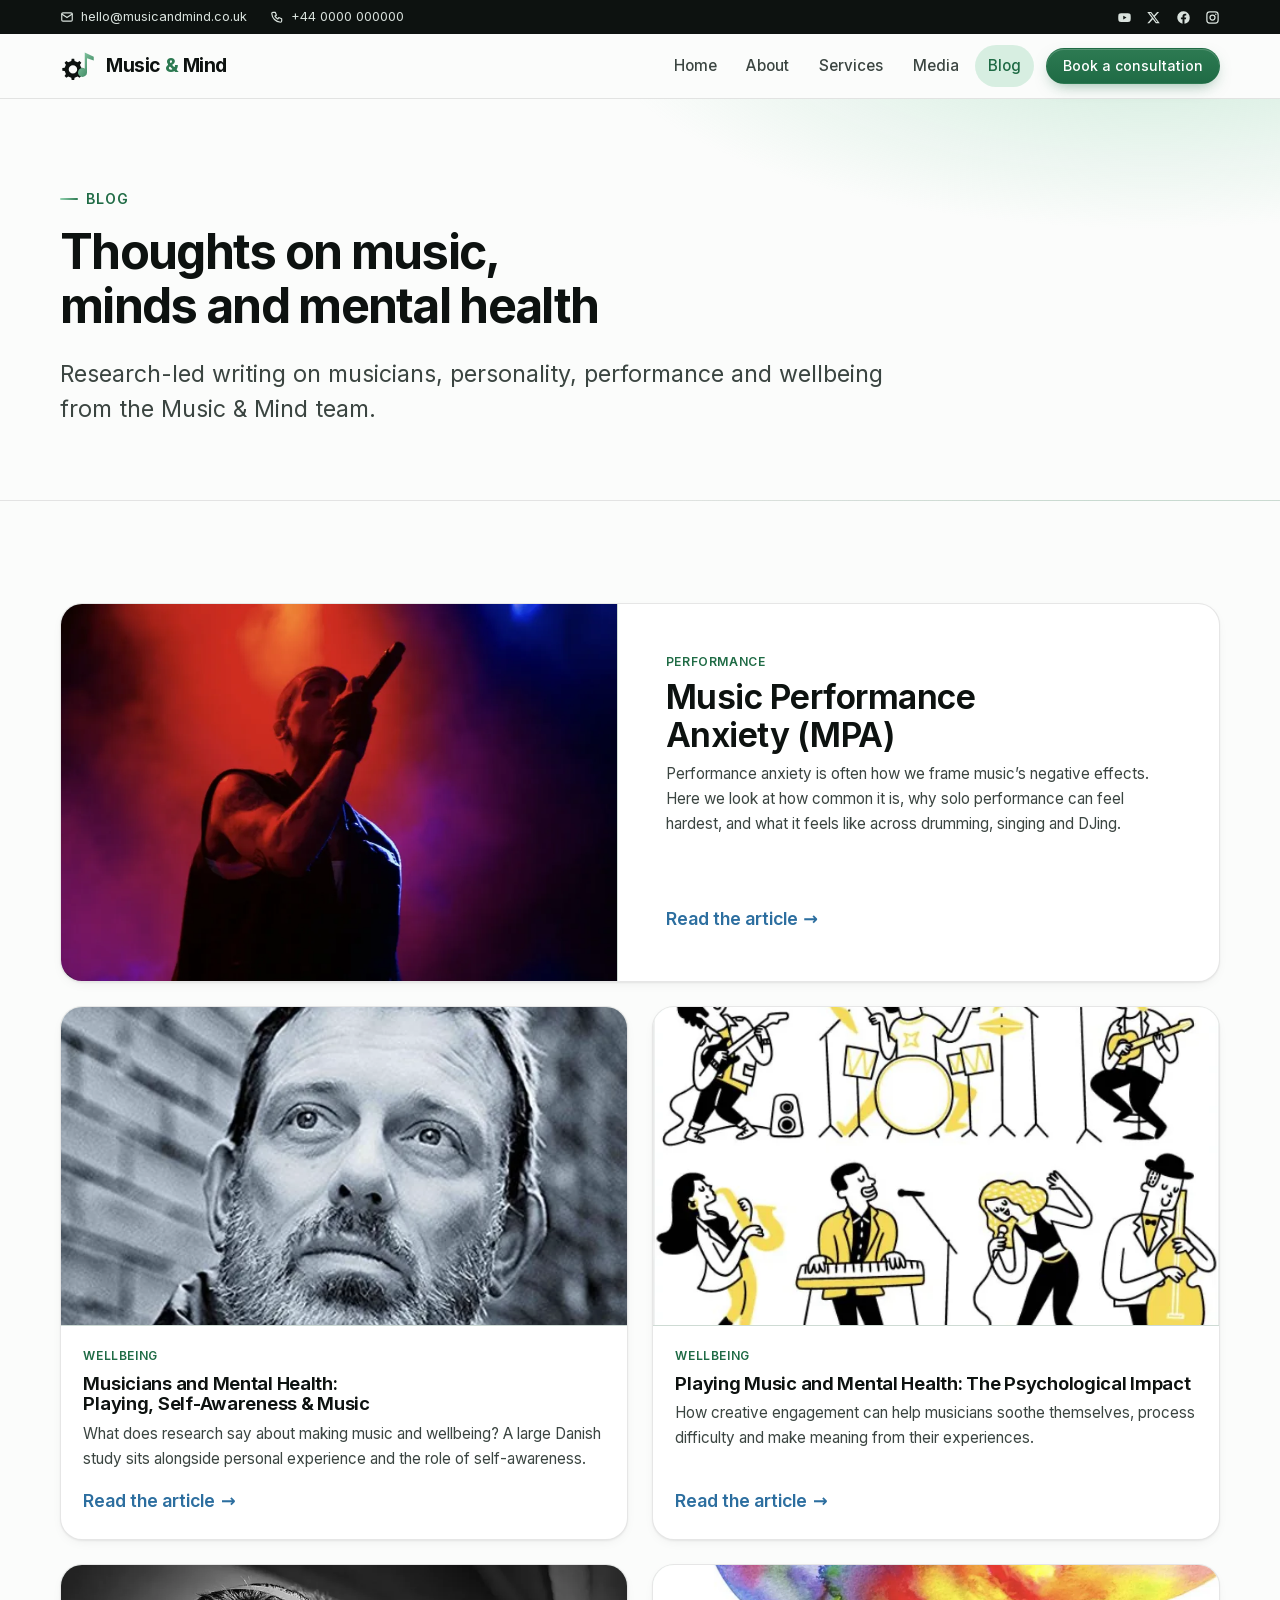
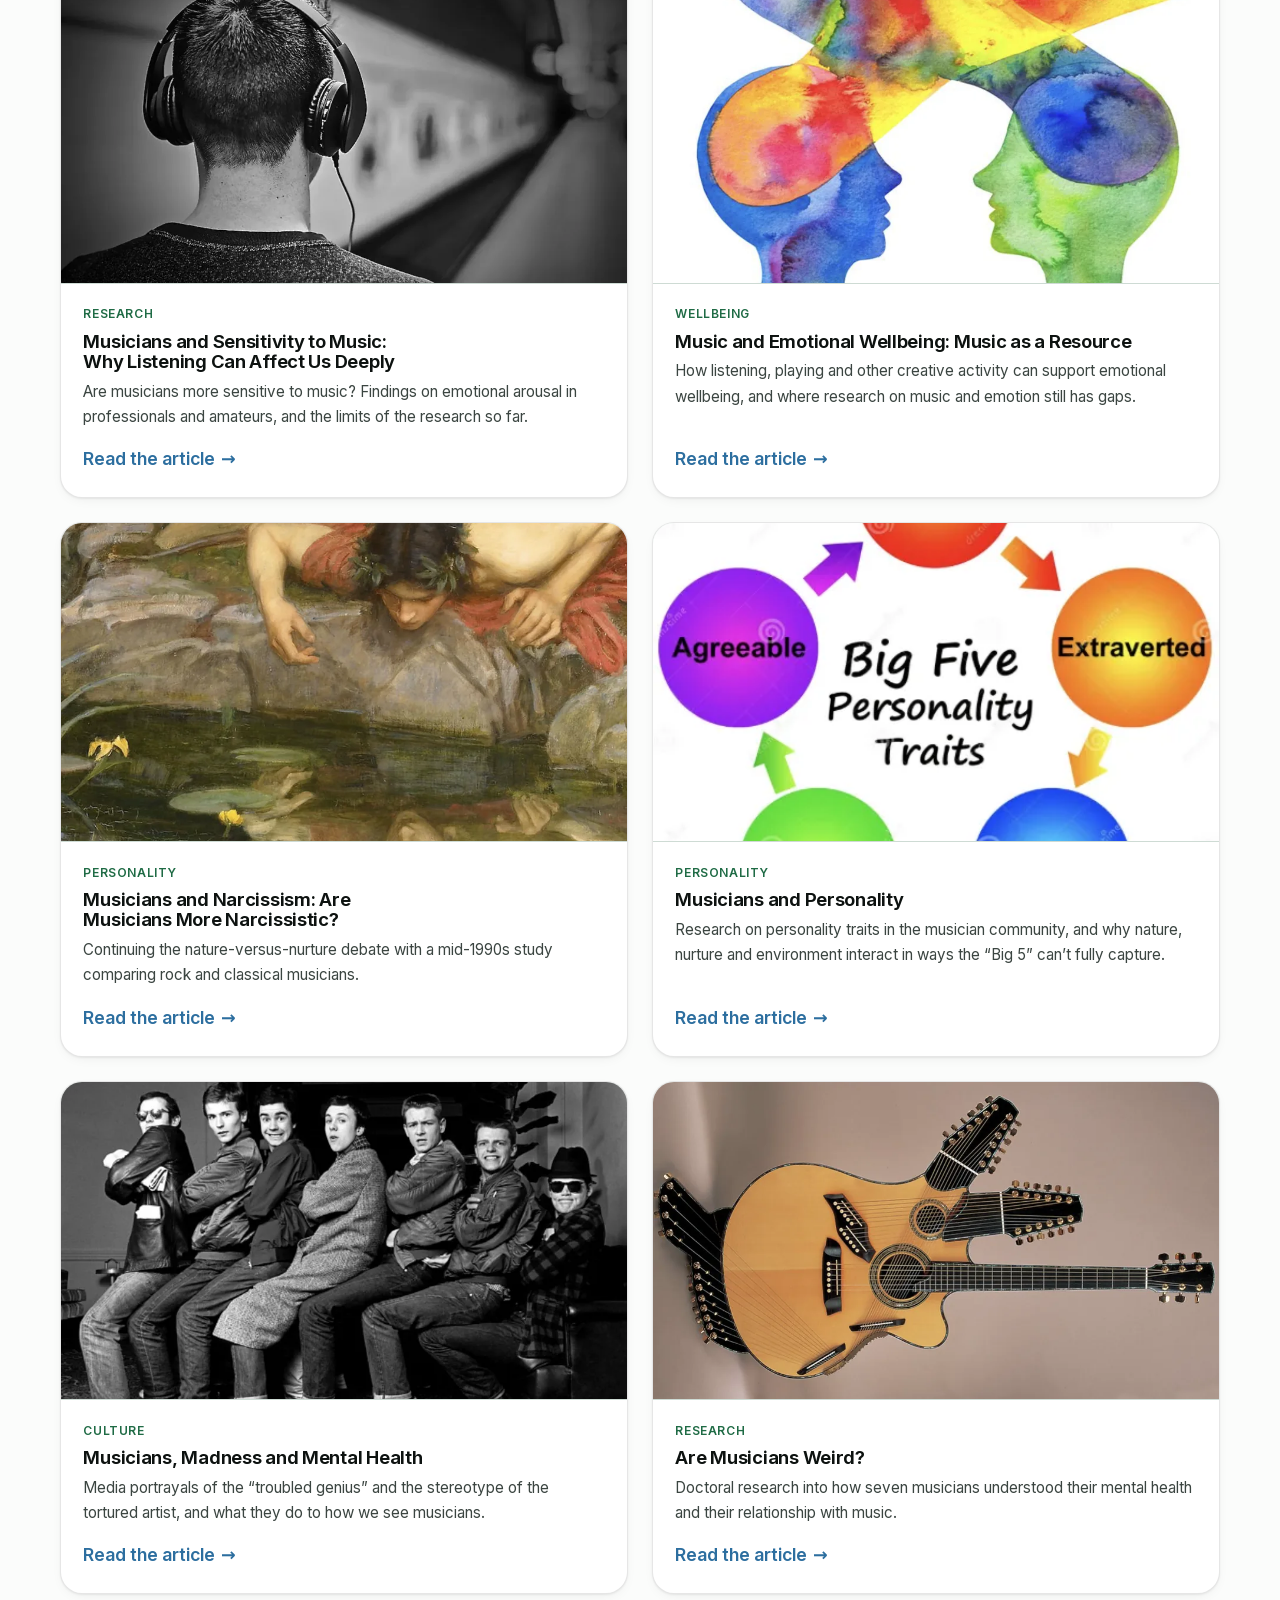
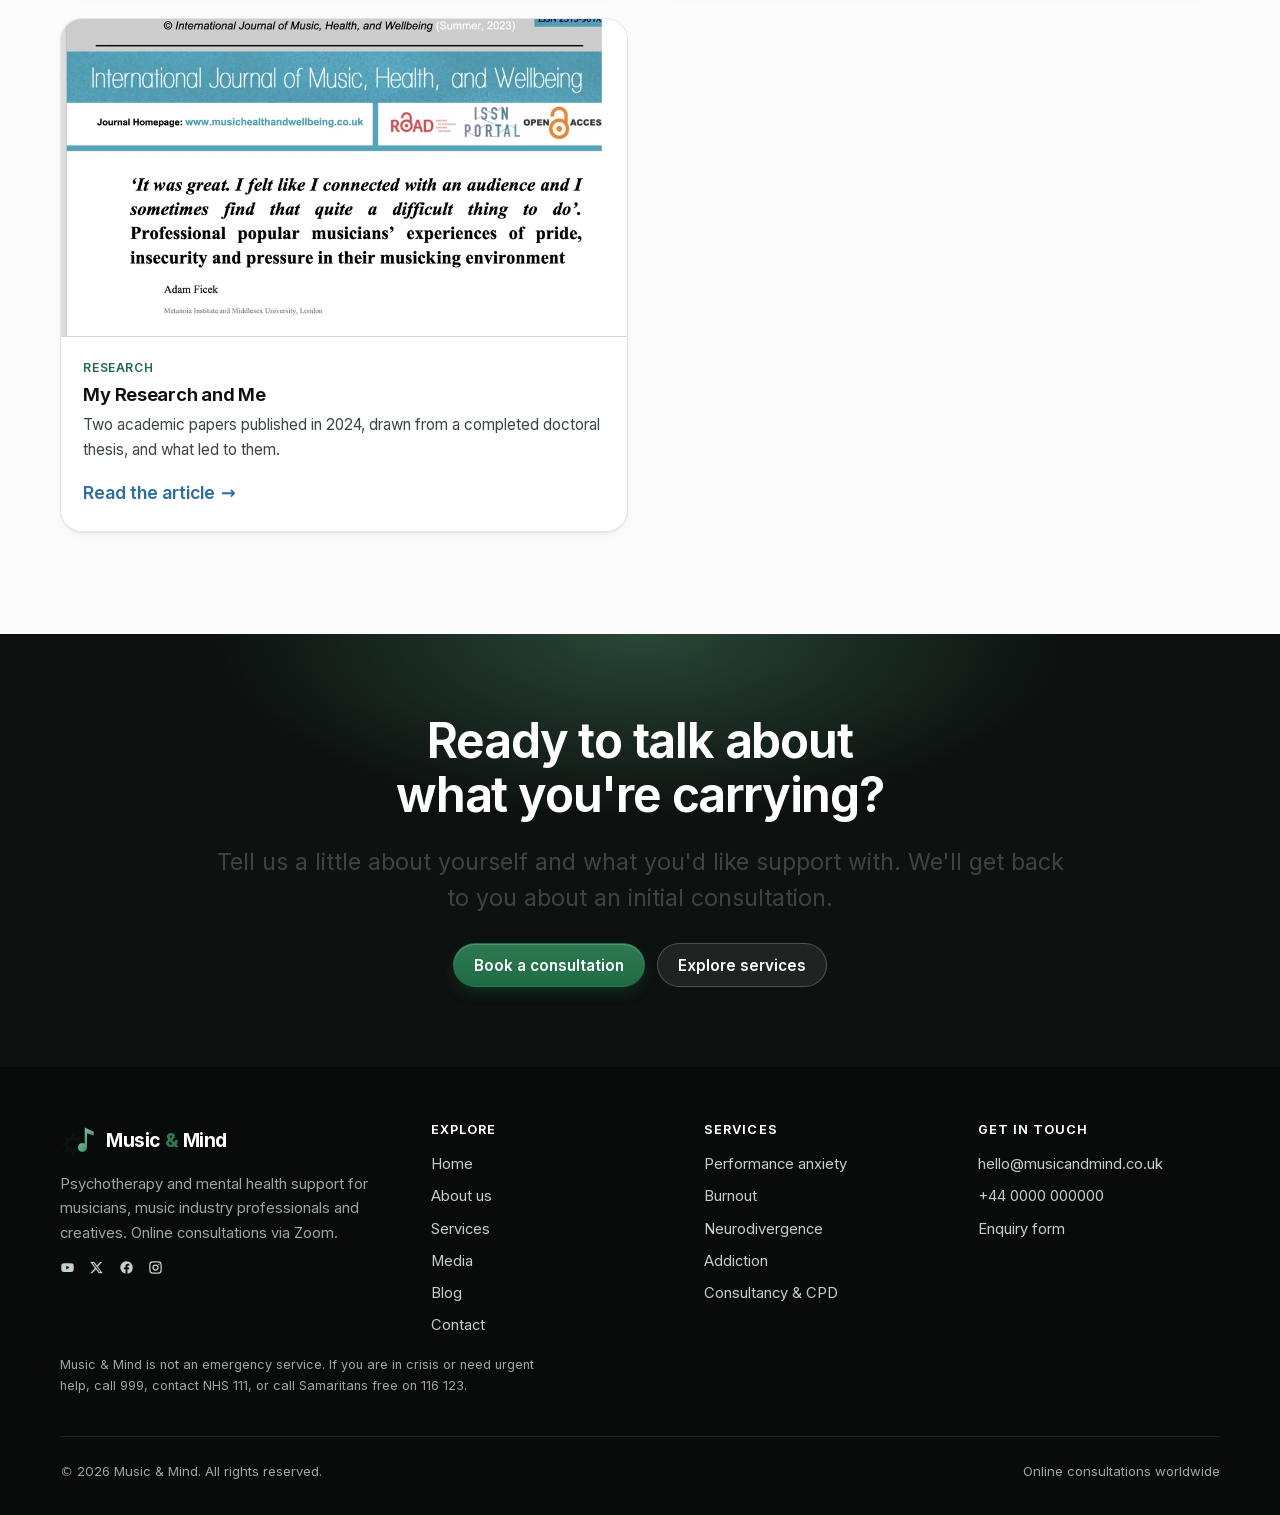
<file: blog.html>
<!doctype html>
<html lang="en-GB" class="no-js">
<head>
<meta charset="utf-8">
<meta name="viewport" content="width=device-width,initial-scale=1">
<title>Blog | Music &amp; Mind</title>
<meta name="description" content="Research-led articles on musicians, personality, performance anxiety and mental health from the Music &amp; Mind team.">
<meta name="theme-color" content="#0d1210">
<link rel="canonical" href="https://www.musicandmind.co.uk/blog.html">
<meta property="og:type" content="website"><meta property="og:site_name" content="Music &amp; Mind">
<meta property="og:title" content="Blog | Music &amp; Mind"><meta property="og:description" content="Research-led articles on musicians, personality, performance anxiety and mental health from the Music &amp; Mind team.">
<meta property="og:image" content="https://www.musicandmind.co.uk/images/brand/og.png"><meta name="twitter:card" content="summary_large_image">
<link rel="icon" href="favicon.svg" type="image/svg+xml"><link rel="icon" href="favicon-32.png" sizes="32x32" type="image/png">
<link rel="apple-touch-icon" href="apple-touch-icon.png"><link rel="manifest" href="site.webmanifest">
<script>document.documentElement.className="js"</script>
<link rel="preload" href="fonts/inter-latin.woff2" as="font" type="font/woff2" crossorigin>
<link rel="stylesheet" href="css/style.css">
<script src="js/main.js" defer></script>
</head>
<body>
<a class="skip" href="#main">Skip to content</a>
<header class="site-header">
  <div class="topbar"><div class="wrap">
    <div class="contact">
      <a href="mailto:hello@musicandmind.co.uk"><svg viewBox="0 0 24 24" aria-hidden="true"><rect x="3" y="5" width="18" height="14" rx="2"/><path d="M3 7l9 6 9-6"/></svg><span>hello@musicandmind.co.uk</span></a>
      <a href="tel:+440000000000"><svg viewBox="0 0 24 24" aria-hidden="true"><path d="M5 4h4l2 5-2.5 1.5a11 11 0 0 0 5 5L15 13l5 2v4a2 2 0 0 1-2 2A16 16 0 0 1 3 6a2 2 0 0 1 2-2z"/></svg><span>+44 0000 000000</span></a>
    </div>
    <div class="socials"><a href="https://www.youtube.com/channel/UCqxCYshi4Ed6WEvmgeZslqQ" rel="noopener" target="_blank" aria-label="YouTube"><svg viewBox="0 0 24 24" fill-rule="evenodd" aria-hidden="true"><path d="M21.6 7.2a2.5 2.5 0 0 0-1.8-1.8C18.2 5 12 5 12 5s-6.2 0-7.8.4A2.5 2.5 0 0 0 2.4 7.2C2 8.8 2 12 2 12s0 3.2.4 4.8a2.5 2.5 0 0 0 1.8 1.8C5.8 19 12 19 12 19s6.2 0 7.8-.4a2.5 2.5 0 0 0 1.8-1.8c.4-1.6.4-4.8.4-4.8s0-3.2-.4-4.8zM10 15V9l5.2 3L10 15z"/></svg></a><a href="https://twitter.com/musicandminduk" rel="noopener" target="_blank" aria-label="X (Twitter)"><svg viewBox="0 0 24 24" fill-rule="evenodd" aria-hidden="true"><path d="M17.8 3h3.1l-6.8 7.7L22 21h-6.2l-4.9-6.3L5.2 21H2.1l7.3-8.3L2 3h6.4l4.4 5.8L17.8 3zm-1.1 16.2h1.7L7.4 4.7H5.6l11.1 14.5z"/></svg></a><a href="https://www.facebook.com/musicandmindconsultancy/" rel="noopener" target="_blank" aria-label="Facebook"><svg viewBox="0 0 24 24" fill-rule="evenodd" aria-hidden="true"><path d="M22 12a10 10 0 1 0-11.6 9.9v-7H7.9V12h2.5V9.8c0-2.5 1.5-3.9 3.8-3.9 1.1 0 2.2.2 2.2.2v2.5h-1.3c-1.2 0-1.6.8-1.6 1.6V12h2.8l-.4 2.9h-2.3v7A10 10 0 0 0 22 12z"/></svg></a><a href="https://www.instagram.com/musicandminduk/" rel="noopener" target="_blank" aria-label="Instagram"><svg viewBox="0 0 24 24" fill-rule="evenodd" aria-hidden="true"><path d="M7.5 2h9A5.5 5.5 0 0 1 22 7.5v9a5.5 5.5 0 0 1-5.5 5.5h-9A5.5 5.5 0 0 1 2 16.5v-9A5.5 5.5 0 0 1 7.5 2zm0 2A3.5 3.5 0 0 0 4 7.5v9A3.5 3.5 0 0 0 7.5 20h9a3.5 3.5 0 0 0 3.5-3.5v-9A3.5 3.5 0 0 0 16.5 4h-9zM12 7a5 5 0 1 1 0 10 5 5 0 0 1 0-10zm0 2a3 3 0 1 0 0 6 3 3 0 0 0 0-6zm5.3-3.3a1.2 1.2 0 1 1 0 2.4 1.2 1.2 0 0 1 0-2.4z"/></svg></a></div>
  </div></div>
  <div class="mainbar"><div class="wrap">
    <a class="brand" href="index.html" aria-label="Music &amp; Mind home"><img src="images/brand/logo-mark.svg" width="36" height="36" alt=""><span>Music <em>&amp;</em> Mind</span></a>
    <button class="menu-btn" aria-expanded="false" aria-controls="nav" aria-label="Menu"><svg viewBox="0 0 24 24"><path d="M4 7h16M4 12h16M4 17h16"/></svg></button>
    <nav class="nav" id="nav" aria-label="Main" data-open="false"><a href="index.html">Home</a><a href="about.html">About</a><a href="services.html">Services</a><a href="media.html">Media</a><a href="blog.html" aria-current="page">Blog</a><a class="btn sm" href="contact.html">Book a consultation</a></nav>
  </div></div>
  
</header>
<main id="main">

<section class="page-hero"><div class="wrap"><span class="eyebrow">Blog</span><h1>Thoughts on music, minds and mental health</h1>
<p class="lead">Research-led writing on musicians, personality, performance and wellbeing from the Music &amp; Mind team.</p></div></section>
<section class="section"><div class="wrap"><h2 class="sr">Latest articles</h2><div class="grid c2"><article class="card post reveal featured" style="--i:0"><div class="thumb"><img src="images/blog/b01.webp" loading="eager" decoding="async" width="800" height="450" alt=""></div><div class="body"><span class="tag">Performance</span><h3>Music Performance Anxiety (MPA)</h3><p>Performance anxiety is often how we frame music’s negative effects. Here we look at how common it is, why solo performance can feel hardest, and what it feels like across drumming, singing and DJing.</p><a class="link-arrow" href="https://www.musicandmind.co.uk/single-post/music-performance-anxiety-mpa" rel="noopener">Read the article</a></div></article><article class="card post reveal" style="--i:1"><div class="thumb"><img src="images/blog/b02.webp" loading="lazy" decoding="async" width="800" height="450" alt=""></div><div class="body"><span class="tag">Wellbeing</span><h3>Musicians and Mental Health: Playing, Self-Awareness &amp; Music</h3><p>What does research say about making music and wellbeing? A large Danish study sits alongside personal experience and the role of self-awareness.</p><a class="link-arrow" href="https://www.musicandmind.co.uk/single-post/musicians-playing-and-self-awareness" rel="noopener">Read the article</a></div></article><article class="card post reveal" style="--i:0"><div class="thumb"><img src="images/blog/b03.webp" loading="lazy" decoding="async" width="800" height="450" alt=""></div><div class="body"><span class="tag">Wellbeing</span><h3>Playing Music and Mental Health: The Psychological Impact</h3><p>How creative engagement can help musicians soothe themselves, process difficulty and make meaning from their experiences.</p><a class="link-arrow" href="https://www.musicandmind.co.uk/single-post/musicians-and-the-impact-of-playing" rel="noopener">Read the article</a></div></article><article class="card post reveal" style="--i:1"><div class="thumb"><img src="images/blog/b04.webp" loading="lazy" decoding="async" width="800" height="450" alt=""></div><div class="body"><span class="tag">Research</span><h3>Musicians and Sensitivity to Music: Why Listening Can Affect Us Deeply</h3><p>Are musicians more sensitive to music? Findings on emotional arousal in professionals and amateurs, and the limits of the research so far.</p><a class="link-arrow" href="https://www.musicandmind.co.uk/single-post/musicians-and-their-sensitivity-to-music-listening" rel="noopener">Read the article</a></div></article><article class="card post reveal" style="--i:0"><div class="thumb"><img src="images/blog/b05.webp" loading="lazy" decoding="async" width="800" height="450" alt=""></div><div class="body"><span class="tag">Wellbeing</span><h3>Music and Emotional Wellbeing: Music as a Resource</h3><p>How listening, playing and other creative activity can support emotional wellbeing, and where research on music and emotion still has gaps.</p><a class="link-arrow" href="https://www.musicandmind.co.uk/single-post/musicking-as-a-resource-for-musicians-emotional-colour" rel="noopener">Read the article</a></div></article><article class="card post reveal" style="--i:1"><div class="thumb"><img src="images/blog/b06.webp" loading="lazy" decoding="async" width="800" height="450" alt=""></div><div class="body"><span class="tag">Personality</span><h3>Musicians and Narcissism: Are Musicians More Narcissistic?</h3><p>Continuing the nature-versus-nurture debate with a mid-1990s study comparing rock and classical musicians.</p><a class="link-arrow" href="https://www.musicandmind.co.uk/single-post/are-musicians-more-narcissistic" rel="noopener">Read the article</a></div></article><article class="card post reveal" style="--i:0"><div class="thumb"><img src="images/blog/b07.webp" loading="lazy" decoding="async" width="800" height="450" alt=""></div><div class="body"><span class="tag">Personality</span><h3>Musicians and Personality</h3><p>Research on personality traits in the musician community, and why nature, nurture and environment interact in ways the “Big 5” can’t fully capture.</p><a class="link-arrow" href="https://www.musicandmind.co.uk/single-post/musicians-and-personality" rel="noopener">Read the article</a></div></article><article class="card post reveal" style="--i:1"><div class="thumb"><img src="images/blog/b08.webp" loading="lazy" decoding="async" width="800" height="450" alt=""></div><div class="body"><span class="tag">Culture</span><h3>Musicians, Madness and Mental Health</h3><p>Media portrayals of the “troubled genius” and the stereotype of the tortured artist, and what they do to how we see musicians.</p><a class="link-arrow" href="https://www.musicandmind.co.uk/single-post/musicians-madness-and-mental-health" rel="noopener">Read the article</a></div></article><article class="card post reveal" style="--i:0"><div class="thumb"><img src="images/blog/b09.webp" loading="lazy" decoding="async" width="800" height="450" alt=""></div><div class="body"><span class="tag">Research</span><h3>Are Musicians Weird?</h3><p>Doctoral research into how seven musicians understood their mental health and their relationship with music.</p><a class="link-arrow" href="https://www.musicandmind.co.uk/single-post/are-musicians-weird" rel="noopener">Read the article</a></div></article><article class="card post reveal" style="--i:1"><div class="thumb"><img src="images/blog/b10.webp" loading="lazy" decoding="async" width="800" height="450" alt=""></div><div class="body"><span class="tag">Research</span><h3>My Research and Me</h3><p>Two academic papers published in 2024, drawn from a completed doctoral thesis, and what led to them.</p><a class="link-arrow" href="https://www.musicandmind.co.uk/single-post/my-research-and-me" rel="noopener">Read the article</a></div></article></div></div></section>

</main>
<section class="cta">
  <div class="wrap reveal">
    <h2>Ready to talk about what you're carrying?</h2>
    <p class="lead center" style="margin-inline:auto;margin-bottom:1.6rem">Tell us a little about yourself and what you'd like support with. We'll get back to you about an initial consultation.</p>
    <div class="btn-row"><a class="btn" href="contact.html">Book a consultation</a><a class="btn ghost" href="services.html">Explore services</a></div>
  </div>
</section>
<footer class="site-footer">
  <div class="wrap">
    <div class="foot-grid">
      <div>
        <a class="brand" href="index.html"><img src="images/brand/logo-mark.svg" width="36" height="36" alt=""><span>Music <em>&amp;</em> Mind</span></a>
        <p>Psychotherapy and mental health support for musicians, music industry professionals and creatives. Online consultations via Zoom.</p>
        <div class="socials"><a href="https://www.youtube.com/channel/UCqxCYshi4Ed6WEvmgeZslqQ" rel="noopener" target="_blank" aria-label="YouTube"><svg viewBox="0 0 24 24" fill-rule="evenodd" aria-hidden="true"><path d="M21.6 7.2a2.5 2.5 0 0 0-1.8-1.8C18.2 5 12 5 12 5s-6.2 0-7.8.4A2.5 2.5 0 0 0 2.4 7.2C2 8.8 2 12 2 12s0 3.2.4 4.8a2.5 2.5 0 0 0 1.8 1.8C5.8 19 12 19 12 19s6.2 0 7.8-.4a2.5 2.5 0 0 0 1.8-1.8c.4-1.6.4-4.8.4-4.8s0-3.2-.4-4.8zM10 15V9l5.2 3L10 15z"/></svg></a><a href="https://twitter.com/musicandminduk" rel="noopener" target="_blank" aria-label="X (Twitter)"><svg viewBox="0 0 24 24" fill-rule="evenodd" aria-hidden="true"><path d="M17.8 3h3.1l-6.8 7.7L22 21h-6.2l-4.9-6.3L5.2 21H2.1l7.3-8.3L2 3h6.4l4.4 5.8L17.8 3zm-1.1 16.2h1.7L7.4 4.7H5.6l11.1 14.5z"/></svg></a><a href="https://www.facebook.com/musicandmindconsultancy/" rel="noopener" target="_blank" aria-label="Facebook"><svg viewBox="0 0 24 24" fill-rule="evenodd" aria-hidden="true"><path d="M22 12a10 10 0 1 0-11.6 9.9v-7H7.9V12h2.5V9.8c0-2.5 1.5-3.9 3.8-3.9 1.1 0 2.2.2 2.2.2v2.5h-1.3c-1.2 0-1.6.8-1.6 1.6V12h2.8l-.4 2.9h-2.3v7A10 10 0 0 0 22 12z"/></svg></a><a href="https://www.instagram.com/musicandminduk/" rel="noopener" target="_blank" aria-label="Instagram"><svg viewBox="0 0 24 24" fill-rule="evenodd" aria-hidden="true"><path d="M7.5 2h9A5.5 5.5 0 0 1 22 7.5v9a5.5 5.5 0 0 1-5.5 5.5h-9A5.5 5.5 0 0 1 2 16.5v-9A5.5 5.5 0 0 1 7.5 2zm0 2A3.5 3.5 0 0 0 4 7.5v9A3.5 3.5 0 0 0 7.5 20h9a3.5 3.5 0 0 0 3.5-3.5v-9A3.5 3.5 0 0 0 16.5 4h-9zM12 7a5 5 0 1 1 0 10 5 5 0 0 1 0-10zm0 2a3 3 0 1 0 0 6 3 3 0 0 0 0-6zm5.3-3.3a1.2 1.2 0 1 1 0 2.4 1.2 1.2 0 0 1 0-2.4z"/></svg></a></div>
      </div>
      <div><h3>Explore</h3><ul><li><a href="index.html">Home</a></li><li><a href="about.html">About us</a></li><li><a href="services.html">Services</a></li><li><a href="media.html">Media</a></li><li><a href="blog.html">Blog</a></li><li><a href="contact.html">Contact</a></li></ul></div>
      <div><h3>Services</h3><ul><li><a href="services.html#performance-anxiety">Performance anxiety</a></li><li><a href="services.html#burnout">Burnout</a></li><li><a href="services.html#neurodivergence">Neurodivergence</a></li><li><a href="services.html#addiction">Addiction</a></li><li><a href="services.html#consultancy-psychoeducation-cpd">Consultancy &amp; CPD</a></li></ul></div>
      <div><h3>Get in touch</h3><ul><li><a href="mailto:hello@musicandmind.co.uk">hello@musicandmind.co.uk</a></li><li><a href="tel:+440000000000">+44 0000 000000</a></li><li><a href="contact.html">Enquiry form</a></li></ul></div>
    </div>
    <p class="disclaimer">Music &amp; Mind is not an emergency service. If you are in crisis or need urgent help, call 999, contact NHS 111, or call Samaritans free on 116 123.</p>
    <div class="legal"><span>&copy; <span data-year>2026</span> Music &amp; Mind. All rights reserved.</span><span>Online consultations worldwide</span></div>
  </div>
</footer>
<dialog class="lightbox" id="lightbox" aria-label="Media viewer">
  <div class="lb-body"></div>
  <div class="lb-bar"><span class="lb-cap"></span><span><button class="lb-prev" aria-label="Previous">←</button> <button class="lb-next" aria-label="Next">→</button> <button class="lb-close" autofocus>Close</button></span></div>
</dialog>
</body>
</html>
</file>
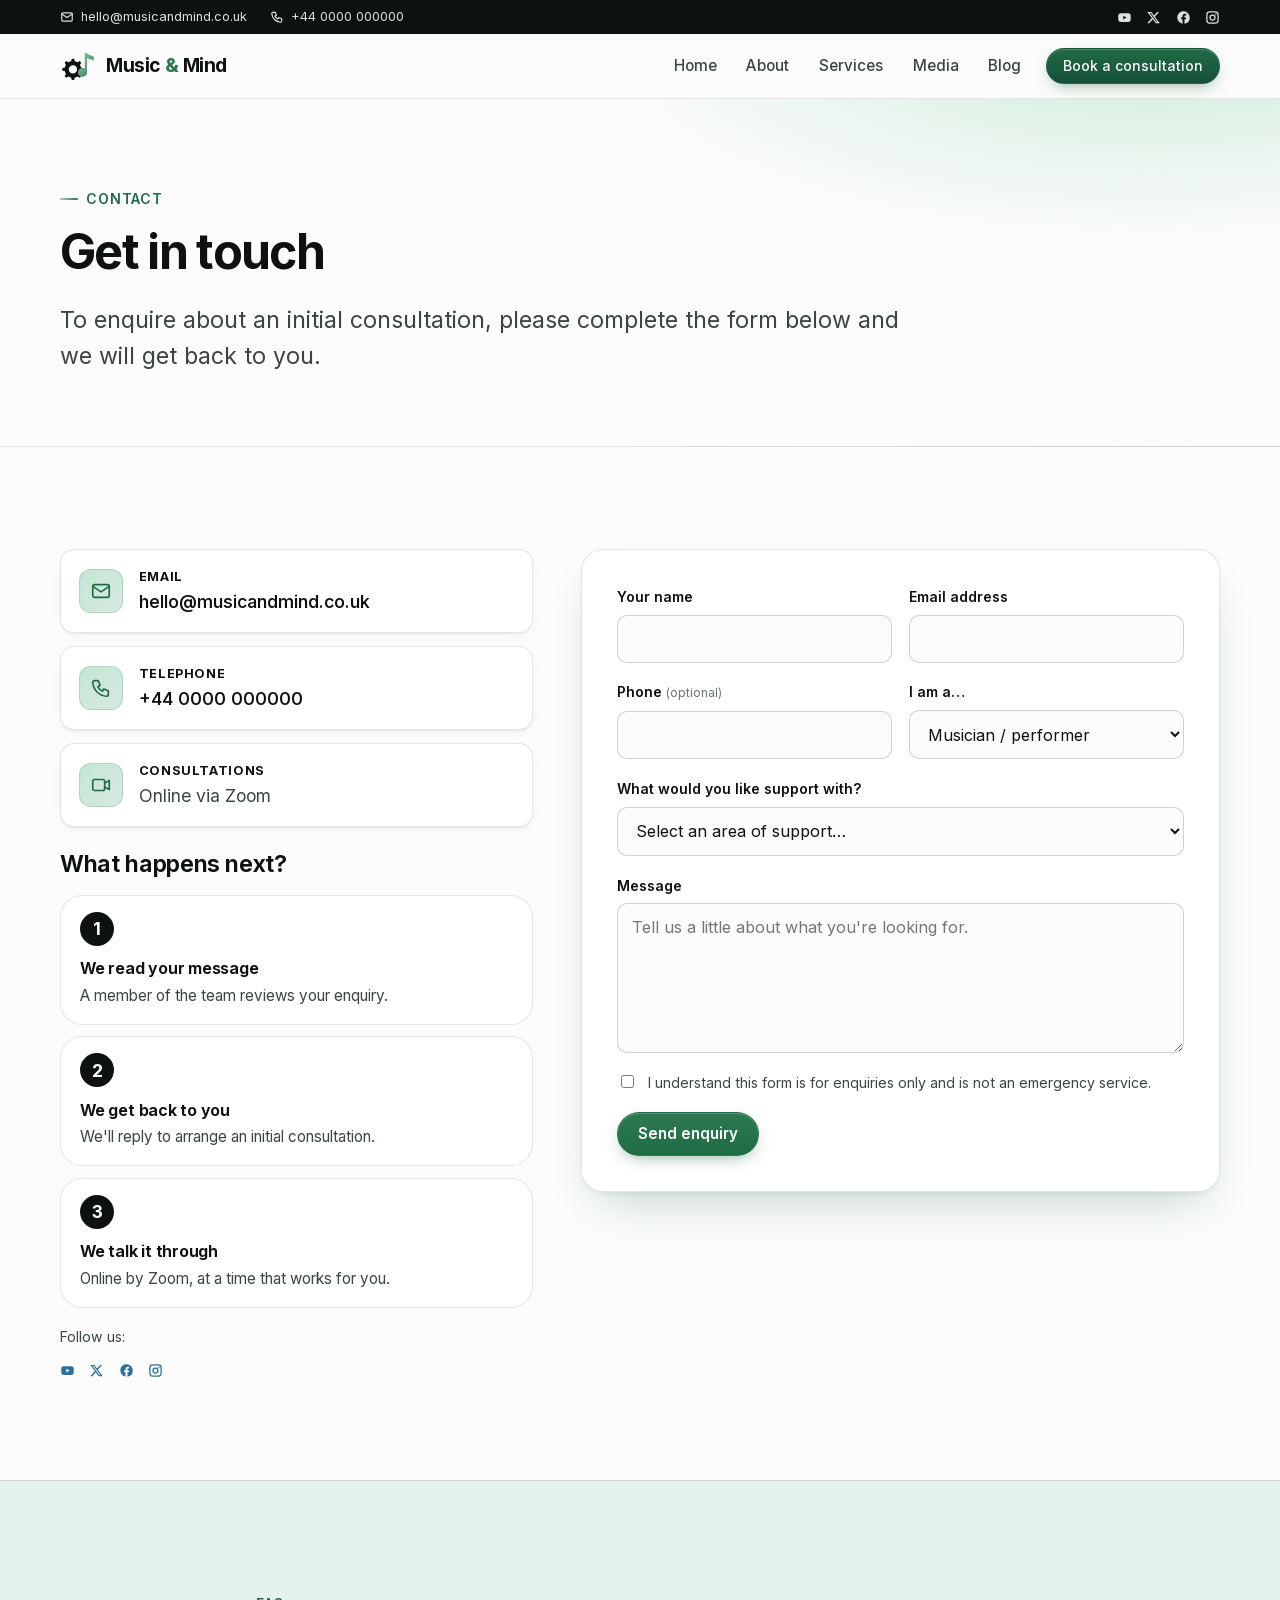
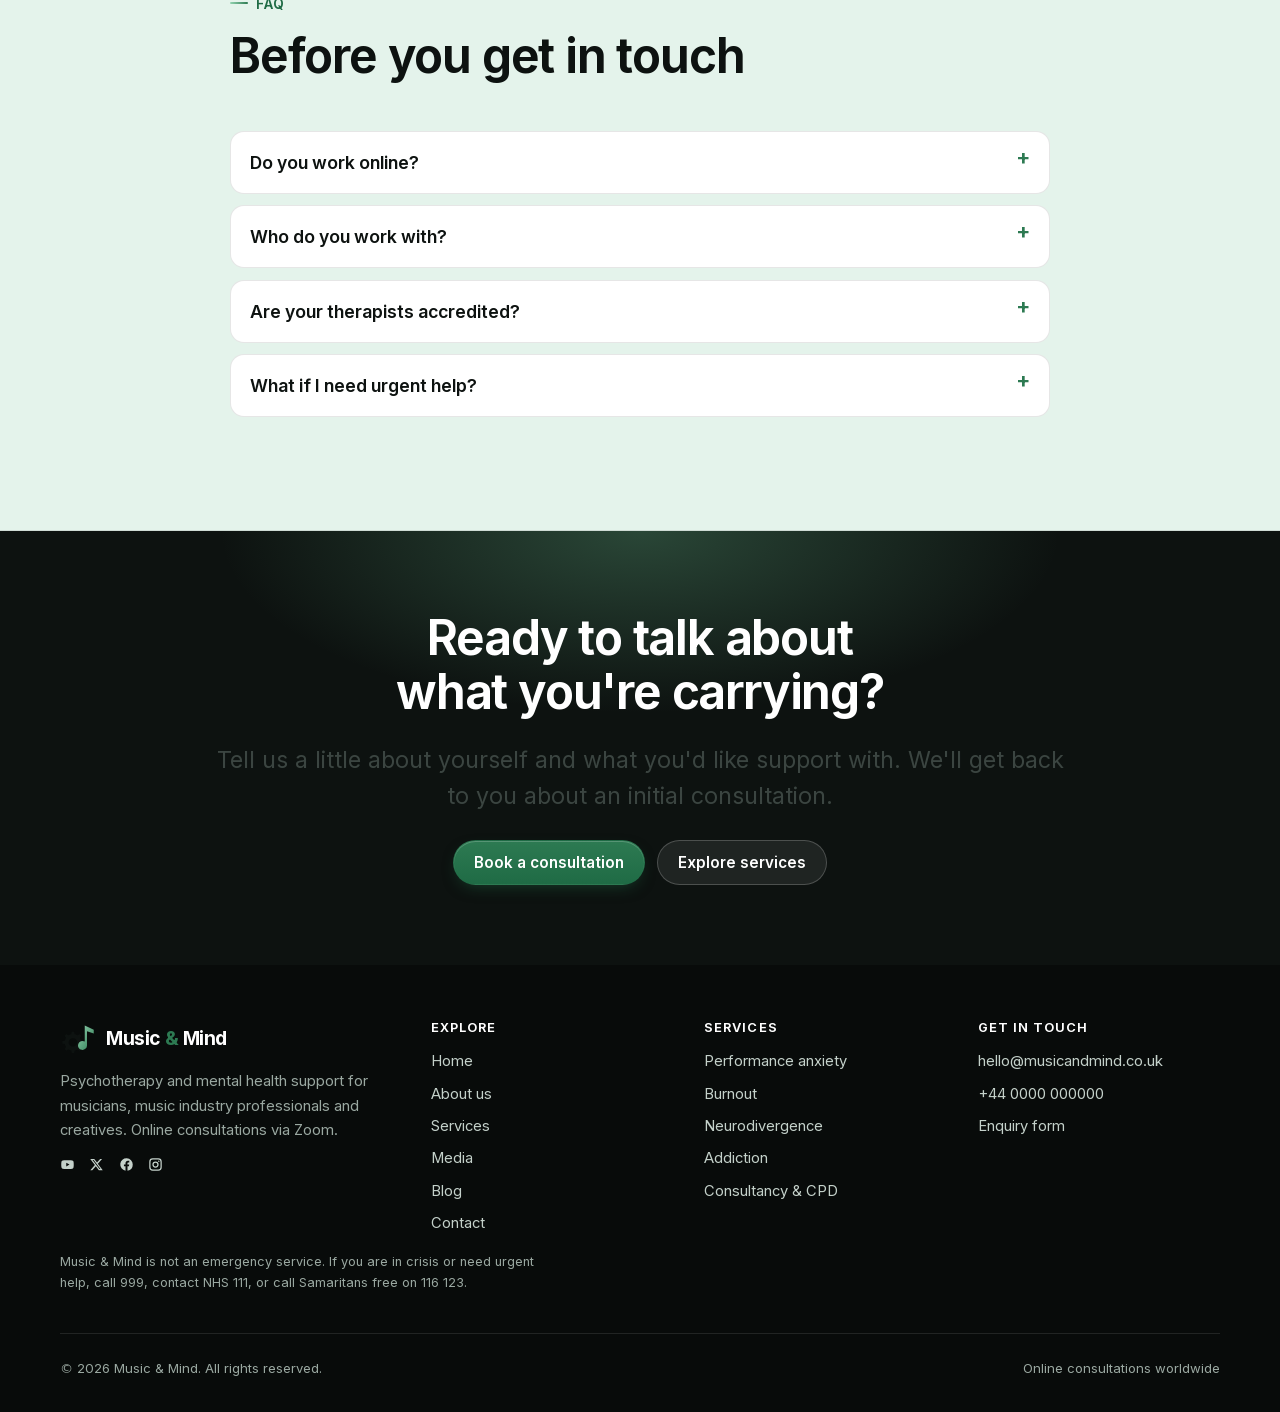
<file: contact.html>
<!doctype html>
<html lang="en-GB" class="no-js">
<head>
<meta charset="utf-8">
<meta name="viewport" content="width=device-width,initial-scale=1">
<title>Contact | Music &amp; Mind</title>
<meta name="description" content="Enquire about an initial consultation with Music &amp; Mind. Psychotherapy and mental health support for musicians, online via Zoom.">
<meta name="theme-color" content="#0d1210">
<link rel="canonical" href="https://www.musicandmind.co.uk/contact.html">
<meta property="og:type" content="website"><meta property="og:site_name" content="Music &amp; Mind">
<meta property="og:title" content="Contact | Music &amp; Mind"><meta property="og:description" content="Enquire about an initial consultation with Music &amp; Mind. Psychotherapy and mental health support for musicians, online via Zoom.">
<meta property="og:image" content="https://www.musicandmind.co.uk/images/brand/og.png"><meta name="twitter:card" content="summary_large_image">
<link rel="icon" href="favicon.svg" type="image/svg+xml"><link rel="icon" href="favicon-32.png" sizes="32x32" type="image/png">
<link rel="apple-touch-icon" href="apple-touch-icon.png"><link rel="manifest" href="site.webmanifest">
<script>document.documentElement.className="js"</script>
<link rel="preload" href="fonts/inter-latin.woff2" as="font" type="font/woff2" crossorigin>
<link rel="stylesheet" href="css/style.css">
<script src="js/main.js" defer></script>
</head>
<body>
<a class="skip" href="#main">Skip to content</a>
<header class="site-header">
  <div class="topbar"><div class="wrap">
    <div class="contact">
      <a href="mailto:hello@musicandmind.co.uk"><svg viewBox="0 0 24 24" aria-hidden="true"><rect x="3" y="5" width="18" height="14" rx="2"/><path d="M3 7l9 6 9-6"/></svg><span>hello@musicandmind.co.uk</span></a>
      <a href="tel:+440000000000"><svg viewBox="0 0 24 24" aria-hidden="true"><path d="M5 4h4l2 5-2.5 1.5a11 11 0 0 0 5 5L15 13l5 2v4a2 2 0 0 1-2 2A16 16 0 0 1 3 6a2 2 0 0 1 2-2z"/></svg><span>+44 0000 000000</span></a>
    </div>
    <div class="socials"><a href="https://www.youtube.com/channel/UCqxCYshi4Ed6WEvmgeZslqQ" rel="noopener" target="_blank" aria-label="YouTube"><svg viewBox="0 0 24 24" fill-rule="evenodd" aria-hidden="true"><path d="M21.6 7.2a2.5 2.5 0 0 0-1.8-1.8C18.2 5 12 5 12 5s-6.2 0-7.8.4A2.5 2.5 0 0 0 2.4 7.2C2 8.8 2 12 2 12s0 3.2.4 4.8a2.5 2.5 0 0 0 1.8 1.8C5.8 19 12 19 12 19s6.2 0 7.8-.4a2.5 2.5 0 0 0 1.8-1.8c.4-1.6.4-4.8.4-4.8s0-3.2-.4-4.8zM10 15V9l5.2 3L10 15z"/></svg></a><a href="https://twitter.com/musicandminduk" rel="noopener" target="_blank" aria-label="X (Twitter)"><svg viewBox="0 0 24 24" fill-rule="evenodd" aria-hidden="true"><path d="M17.8 3h3.1l-6.8 7.7L22 21h-6.2l-4.9-6.3L5.2 21H2.1l7.3-8.3L2 3h6.4l4.4 5.8L17.8 3zm-1.1 16.2h1.7L7.4 4.7H5.6l11.1 14.5z"/></svg></a><a href="https://www.facebook.com/musicandmindconsultancy/" rel="noopener" target="_blank" aria-label="Facebook"><svg viewBox="0 0 24 24" fill-rule="evenodd" aria-hidden="true"><path d="M22 12a10 10 0 1 0-11.6 9.9v-7H7.9V12h2.5V9.8c0-2.5 1.5-3.9 3.8-3.9 1.1 0 2.2.2 2.2.2v2.5h-1.3c-1.2 0-1.6.8-1.6 1.6V12h2.8l-.4 2.9h-2.3v7A10 10 0 0 0 22 12z"/></svg></a><a href="https://www.instagram.com/musicandminduk/" rel="noopener" target="_blank" aria-label="Instagram"><svg viewBox="0 0 24 24" fill-rule="evenodd" aria-hidden="true"><path d="M7.5 2h9A5.5 5.5 0 0 1 22 7.5v9a5.5 5.5 0 0 1-5.5 5.5h-9A5.5 5.5 0 0 1 2 16.5v-9A5.5 5.5 0 0 1 7.5 2zm0 2A3.5 3.5 0 0 0 4 7.5v9A3.5 3.5 0 0 0 7.5 20h9a3.5 3.5 0 0 0 3.5-3.5v-9A3.5 3.5 0 0 0 16.5 4h-9zM12 7a5 5 0 1 1 0 10 5 5 0 0 1 0-10zm0 2a3 3 0 1 0 0 6 3 3 0 0 0 0-6zm5.3-3.3a1.2 1.2 0 1 1 0 2.4 1.2 1.2 0 0 1 0-2.4z"/></svg></a></div>
  </div></div>
  <div class="mainbar"><div class="wrap">
    <a class="brand" href="index.html" aria-label="Music &amp; Mind home"><img src="images/brand/logo-mark.svg" width="36" height="36" alt=""><span>Music <em>&amp;</em> Mind</span></a>
    <button class="menu-btn" aria-expanded="false" aria-controls="nav" aria-label="Menu"><svg viewBox="0 0 24 24"><path d="M4 7h16M4 12h16M4 17h16"/></svg></button>
    <nav class="nav" id="nav" aria-label="Main" data-open="false"><a href="index.html">Home</a><a href="about.html">About</a><a href="services.html">Services</a><a href="media.html">Media</a><a href="blog.html">Blog</a><a class="btn sm" href="contact.html" aria-current="page">Book a consultation</a></nav>
  </div></div>
  
</header>
<main id="main">

<section class="page-hero"><div class="wrap"><span class="eyebrow">Contact</span><h1>Get in touch</h1>
<p class="lead">To enquire about an initial consultation, please complete the form below and we will get back to you.</p></div></section>
<section class="section" id="form"><div class="wrap contact-grid">
  <div>
    <ul class="info-list">
      <li><div class="icon" aria-hidden="true"><svg viewBox="0 0 24 24"><rect x="3" y="5" width="18" height="14" rx="2"/><path d="M3 7l9 6 9-6"/></svg></div><div><b>Email</b><a href="mailto:hello@musicandmind.co.uk">hello@musicandmind.co.uk</a></div></li>
      <li><div class="icon" aria-hidden="true"><svg viewBox="0 0 24 24"><path d="M5 4h4l2 5-2.5 1.5a11 11 0 0 0 5 5L15 13l5 2v4a2 2 0 0 1-2 2A16 16 0 0 1 3 6a2 2 0 0 1 2-2z"/></svg></div><div><b>Telephone</b><a href="tel:+440000000000">+44 0000 000000</a></div></li>
      <li><div class="icon" aria-hidden="true"><svg viewBox="0 0 24 24"><rect x="3" y="6" width="13" height="12" rx="2"/><path d="M16 10l5-3v10l-5-3"/></svg></div><div><b>Consultations</b><span>Online via Zoom</span></div></li>
    </ul>
    <h2 class="h3">What happens next?</h2>
    <ol class="steps" style="grid-template-columns:1fr;gap:.7rem">
      <li style="padding:1rem 1.2rem"><h3 style="font-size:1rem">We read your message</h3><p>A member of the team reviews your enquiry.</p></li>
      <li style="padding:1rem 1.2rem"><h3 style="font-size:1rem">We get back to you</h3><p>We'll reply to arrange an initial consultation.</p></li>
      <li style="padding:1rem 1.2rem"><h3 style="font-size:1rem">We talk it through</h3><p>Online by Zoom, at a time that works for you.</p></li>
    </ol>
    <p style="font-size:.88rem">Follow us: </p><div class="socials" style="color:var(--ink-2)"><a href="https://www.youtube.com/channel/UCqxCYshi4Ed6WEvmgeZslqQ" rel="noopener" target="_blank" aria-label="YouTube"><svg viewBox="0 0 24 24" fill-rule="evenodd" aria-hidden="true"><path d="M21.6 7.2a2.5 2.5 0 0 0-1.8-1.8C18.2 5 12 5 12 5s-6.2 0-7.8.4A2.5 2.5 0 0 0 2.4 7.2C2 8.8 2 12 2 12s0 3.2.4 4.8a2.5 2.5 0 0 0 1.8 1.8C5.8 19 12 19 12 19s6.2 0 7.8-.4a2.5 2.5 0 0 0 1.8-1.8c.4-1.6.4-4.8.4-4.8s0-3.2-.4-4.8zM10 15V9l5.2 3L10 15z"/></svg></a><a href="https://twitter.com/musicandminduk" rel="noopener" target="_blank" aria-label="X (Twitter)"><svg viewBox="0 0 24 24" fill-rule="evenodd" aria-hidden="true"><path d="M17.8 3h3.1l-6.8 7.7L22 21h-6.2l-4.9-6.3L5.2 21H2.1l7.3-8.3L2 3h6.4l4.4 5.8L17.8 3zm-1.1 16.2h1.7L7.4 4.7H5.6l11.1 14.5z"/></svg></a><a href="https://www.facebook.com/musicandmindconsultancy/" rel="noopener" target="_blank" aria-label="Facebook"><svg viewBox="0 0 24 24" fill-rule="evenodd" aria-hidden="true"><path d="M22 12a10 10 0 1 0-11.6 9.9v-7H7.9V12h2.5V9.8c0-2.5 1.5-3.9 3.8-3.9 1.1 0 2.2.2 2.2.2v2.5h-1.3c-1.2 0-1.6.8-1.6 1.6V12h2.8l-.4 2.9h-2.3v7A10 10 0 0 0 22 12z"/></svg></a><a href="https://www.instagram.com/musicandminduk/" rel="noopener" target="_blank" aria-label="Instagram"><svg viewBox="0 0 24 24" fill-rule="evenodd" aria-hidden="true"><path d="M7.5 2h9A5.5 5.5 0 0 1 22 7.5v9a5.5 5.5 0 0 1-5.5 5.5h-9A5.5 5.5 0 0 1 2 16.5v-9A5.5 5.5 0 0 1 7.5 2zm0 2A3.5 3.5 0 0 0 4 7.5v9A3.5 3.5 0 0 0 7.5 20h9a3.5 3.5 0 0 0 3.5-3.5v-9A3.5 3.5 0 0 0 16.5 4h-9zM12 7a5 5 0 1 1 0 10 5 5 0 0 1 0-10zm0 2a3 3 0 1 0 0 6 3 3 0 0 0 0-6zm5.3-3.3a1.2 1.2 0 1 1 0 2.4 1.2 1.2 0 0 1 0-2.4z"/></svg></a></div>
  </div>
  <form class="form" id="contact-form" action="https://formspree.io/f/xwvndkow" method="POST">
    <label>Your name<input name="name" autocomplete="name" required></label>
    <label>Email address<input type="email" name="email" autocomplete="email" required></label>
    <label><span>Phone <small>(optional)</small></span><input type="tel" name="phone" autocomplete="tel"></label>
    <label>I am a…<select name="role"><option>Musician / performer</option><option>Music industry professional</option><option>Creative</option><option>Organisation / educator</option><option>Other</option></select></label>
    <label class="full">What would you like support with?<select name="topic"><option value="">Select an area of support…</option><option value="performance-anxiety">Performance anxiety</option><option value="burnout">Burnout</option><option value="neurodivergence">Neurodivergence</option><option value="addiction">Addiction</option><option value="fame-and-celebrity">Fame and celebrity</option><option value="occupational-relationships">Occupational relationships</option><option value="self-esteem">Self-esteem</option><option value="touring">Touring</option><option value="consultancy">Consultancy, psychoeducation &amp; CPD</option><option value="not-sure">Not sure yet</option></select></label>
    <label class="full">Message<textarea name="message" required placeholder="Tell us a little about what you're looking for."></textarea></label>
    <label class="hp" aria-hidden="true">Leave blank<input name="_gotcha" tabindex="-1" autocomplete="off"></label>
    <input type="hidden" name="_subject" value="New enquiry from musicandmind.co.uk">
    <label class="check full"><input type="checkbox" name="consent" required> <span>I understand this form is for enquiries only and is not an emergency service.</span></label>
    <div class="full"><button class="btn" type="submit">Send enquiry</button></div>
    <p class="status full" role="status" aria-live="polite"></p>
  </form>
</div></section>
<section class="section tint" id="faq"><div class="wrap" style="max-width:820px">
  <div class="sec-head"><span class="eyebrow">FAQ</span><h2>Before you get in touch</h2></div>
  <details class="faq"><summary>Do you work online?</summary><p>Yes. Consultations are available online via Zoom.</p></details>
  <details class="faq"><summary>Who do you work with?</summary><p>Musicians, music industry professionals and creative individuals, plus organisations, educators and institutions who want consultancy, psychoeducation or CPD.</p></details>
  <details class="faq"><summary>Are your therapists accredited?</summary><p>Our psychotherapists are UKCP registered or accredited, and our psychiatrist is a member of the Royal College of Psychiatrists. See <a href="about.html#team">the team</a> for full qualifications.</p></details>
  <details class="faq"><summary>What if I need urgent help?</summary><p>Music &amp; Mind is not an emergency service. Call 999 in an emergency, contact NHS 111, or call Samaritans free on 116 123.</p></details>
</div></section>

</main>
<section class="cta">
  <div class="wrap reveal">
    <h2>Ready to talk about what you're carrying?</h2>
    <p class="lead center" style="margin-inline:auto;margin-bottom:1.6rem">Tell us a little about yourself and what you'd like support with. We'll get back to you about an initial consultation.</p>
    <div class="btn-row"><a class="btn" href="contact.html">Book a consultation</a><a class="btn ghost" href="services.html">Explore services</a></div>
  </div>
</section>
<footer class="site-footer">
  <div class="wrap">
    <div class="foot-grid">
      <div>
        <a class="brand" href="index.html"><img src="images/brand/logo-mark.svg" width="36" height="36" alt=""><span>Music <em>&amp;</em> Mind</span></a>
        <p>Psychotherapy and mental health support for musicians, music industry professionals and creatives. Online consultations via Zoom.</p>
        <div class="socials"><a href="https://www.youtube.com/channel/UCqxCYshi4Ed6WEvmgeZslqQ" rel="noopener" target="_blank" aria-label="YouTube"><svg viewBox="0 0 24 24" fill-rule="evenodd" aria-hidden="true"><path d="M21.6 7.2a2.5 2.5 0 0 0-1.8-1.8C18.2 5 12 5 12 5s-6.2 0-7.8.4A2.5 2.5 0 0 0 2.4 7.2C2 8.8 2 12 2 12s0 3.2.4 4.8a2.5 2.5 0 0 0 1.8 1.8C5.8 19 12 19 12 19s6.2 0 7.8-.4a2.5 2.5 0 0 0 1.8-1.8c.4-1.6.4-4.8.4-4.8s0-3.2-.4-4.8zM10 15V9l5.2 3L10 15z"/></svg></a><a href="https://twitter.com/musicandminduk" rel="noopener" target="_blank" aria-label="X (Twitter)"><svg viewBox="0 0 24 24" fill-rule="evenodd" aria-hidden="true"><path d="M17.8 3h3.1l-6.8 7.7L22 21h-6.2l-4.9-6.3L5.2 21H2.1l7.3-8.3L2 3h6.4l4.4 5.8L17.8 3zm-1.1 16.2h1.7L7.4 4.7H5.6l11.1 14.5z"/></svg></a><a href="https://www.facebook.com/musicandmindconsultancy/" rel="noopener" target="_blank" aria-label="Facebook"><svg viewBox="0 0 24 24" fill-rule="evenodd" aria-hidden="true"><path d="M22 12a10 10 0 1 0-11.6 9.9v-7H7.9V12h2.5V9.8c0-2.5 1.5-3.9 3.8-3.9 1.1 0 2.2.2 2.2.2v2.5h-1.3c-1.2 0-1.6.8-1.6 1.6V12h2.8l-.4 2.9h-2.3v7A10 10 0 0 0 22 12z"/></svg></a><a href="https://www.instagram.com/musicandminduk/" rel="noopener" target="_blank" aria-label="Instagram"><svg viewBox="0 0 24 24" fill-rule="evenodd" aria-hidden="true"><path d="M7.5 2h9A5.5 5.5 0 0 1 22 7.5v9a5.5 5.5 0 0 1-5.5 5.5h-9A5.5 5.5 0 0 1 2 16.5v-9A5.5 5.5 0 0 1 7.5 2zm0 2A3.5 3.5 0 0 0 4 7.5v9A3.5 3.5 0 0 0 7.5 20h9a3.5 3.5 0 0 0 3.5-3.5v-9A3.5 3.5 0 0 0 16.5 4h-9zM12 7a5 5 0 1 1 0 10 5 5 0 0 1 0-10zm0 2a3 3 0 1 0 0 6 3 3 0 0 0 0-6zm5.3-3.3a1.2 1.2 0 1 1 0 2.4 1.2 1.2 0 0 1 0-2.4z"/></svg></a></div>
      </div>
      <div><h3>Explore</h3><ul><li><a href="index.html">Home</a></li><li><a href="about.html">About us</a></li><li><a href="services.html">Services</a></li><li><a href="media.html">Media</a></li><li><a href="blog.html">Blog</a></li><li><a href="contact.html">Contact</a></li></ul></div>
      <div><h3>Services</h3><ul><li><a href="services.html#performance-anxiety">Performance anxiety</a></li><li><a href="services.html#burnout">Burnout</a></li><li><a href="services.html#neurodivergence">Neurodivergence</a></li><li><a href="services.html#addiction">Addiction</a></li><li><a href="services.html#consultancy-psychoeducation-cpd">Consultancy &amp; CPD</a></li></ul></div>
      <div><h3>Get in touch</h3><ul><li><a href="mailto:hello@musicandmind.co.uk">hello@musicandmind.co.uk</a></li><li><a href="tel:+440000000000">+44 0000 000000</a></li><li><a href="contact.html">Enquiry form</a></li></ul></div>
    </div>
    <p class="disclaimer">Music &amp; Mind is not an emergency service. If you are in crisis or need urgent help, call 999, contact NHS 111, or call Samaritans free on 116 123.</p>
    <div class="legal"><span>&copy; <span data-year>2026</span> Music &amp; Mind. All rights reserved.</span><span>Online consultations worldwide</span></div>
  </div>
</footer>
<dialog class="lightbox" id="lightbox" aria-label="Media viewer">
  <div class="lb-body"></div>
  <div class="lb-bar"><span class="lb-cap"></span><span><button class="lb-prev" aria-label="Previous">←</button> <button class="lb-next" aria-label="Next">→</button> <button class="lb-close" autofocus>Close</button></span></div>
</dialog>
</body>
</html>
</file>
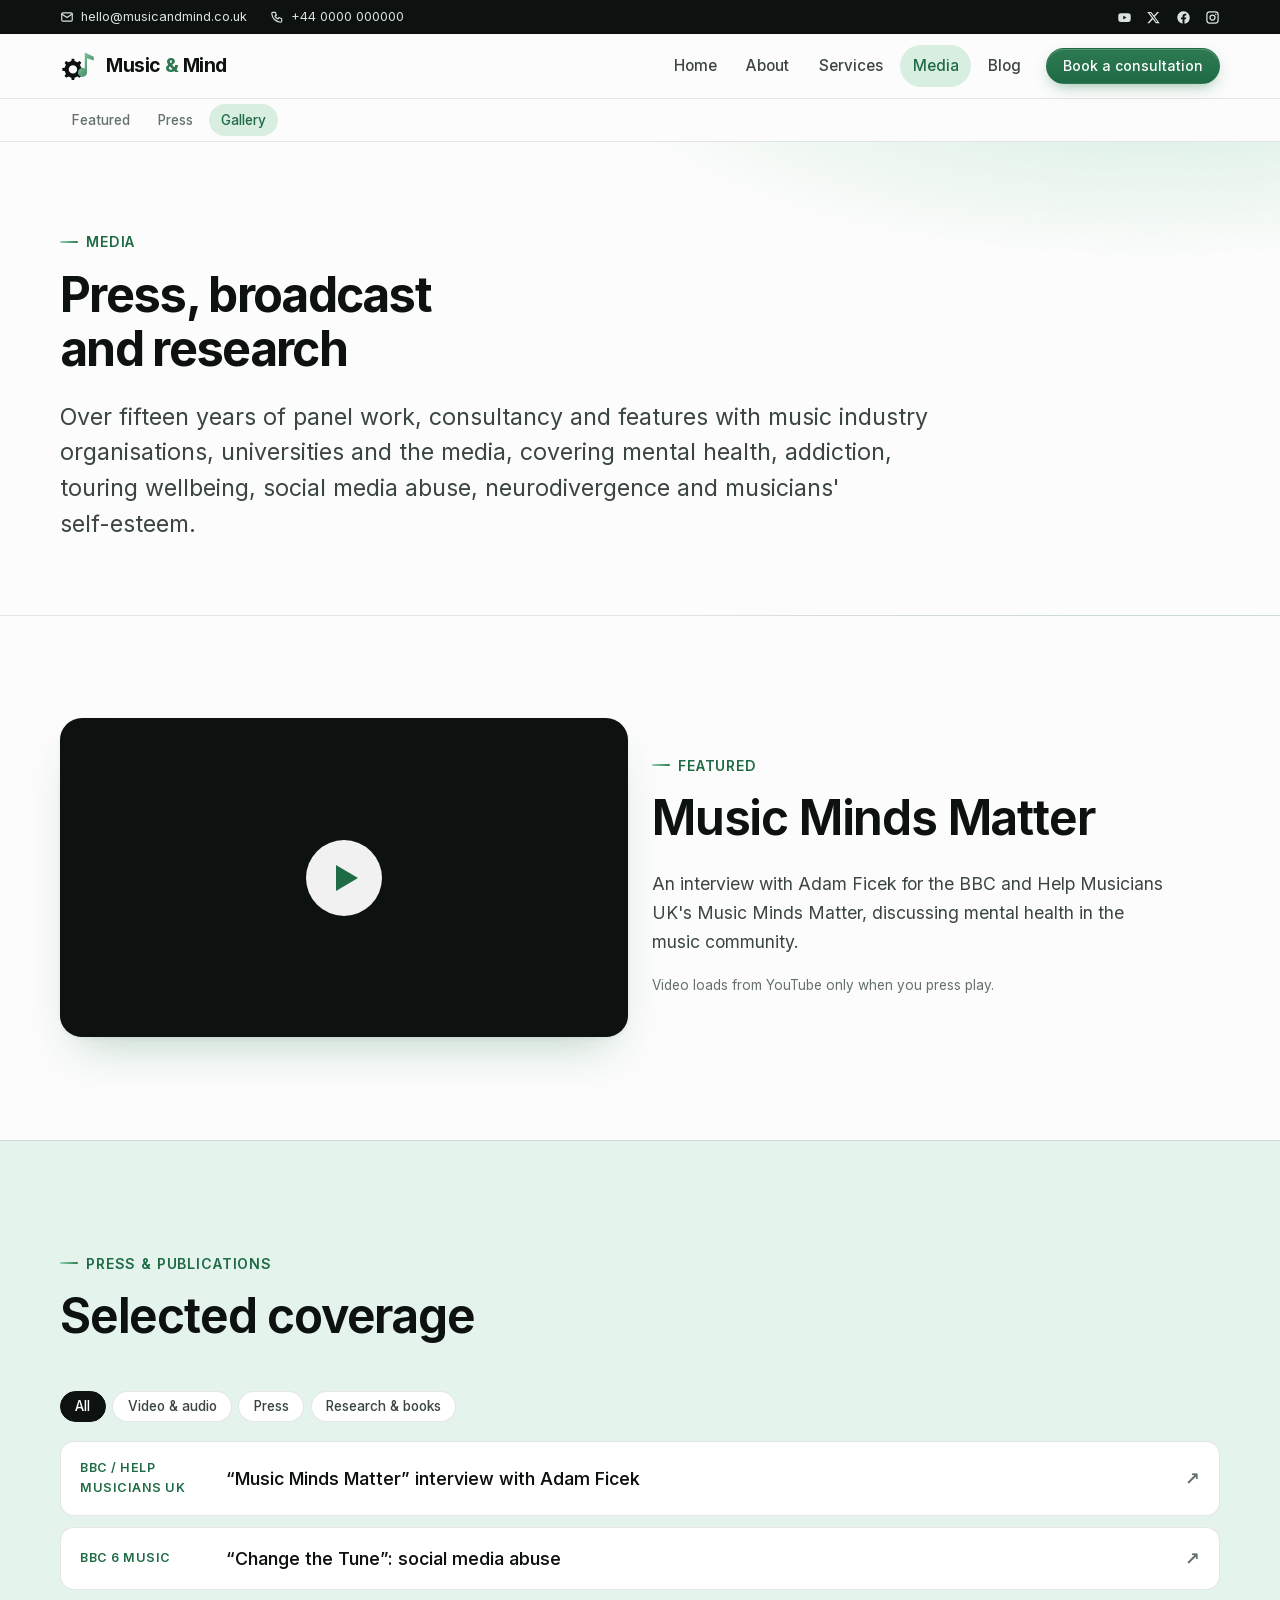
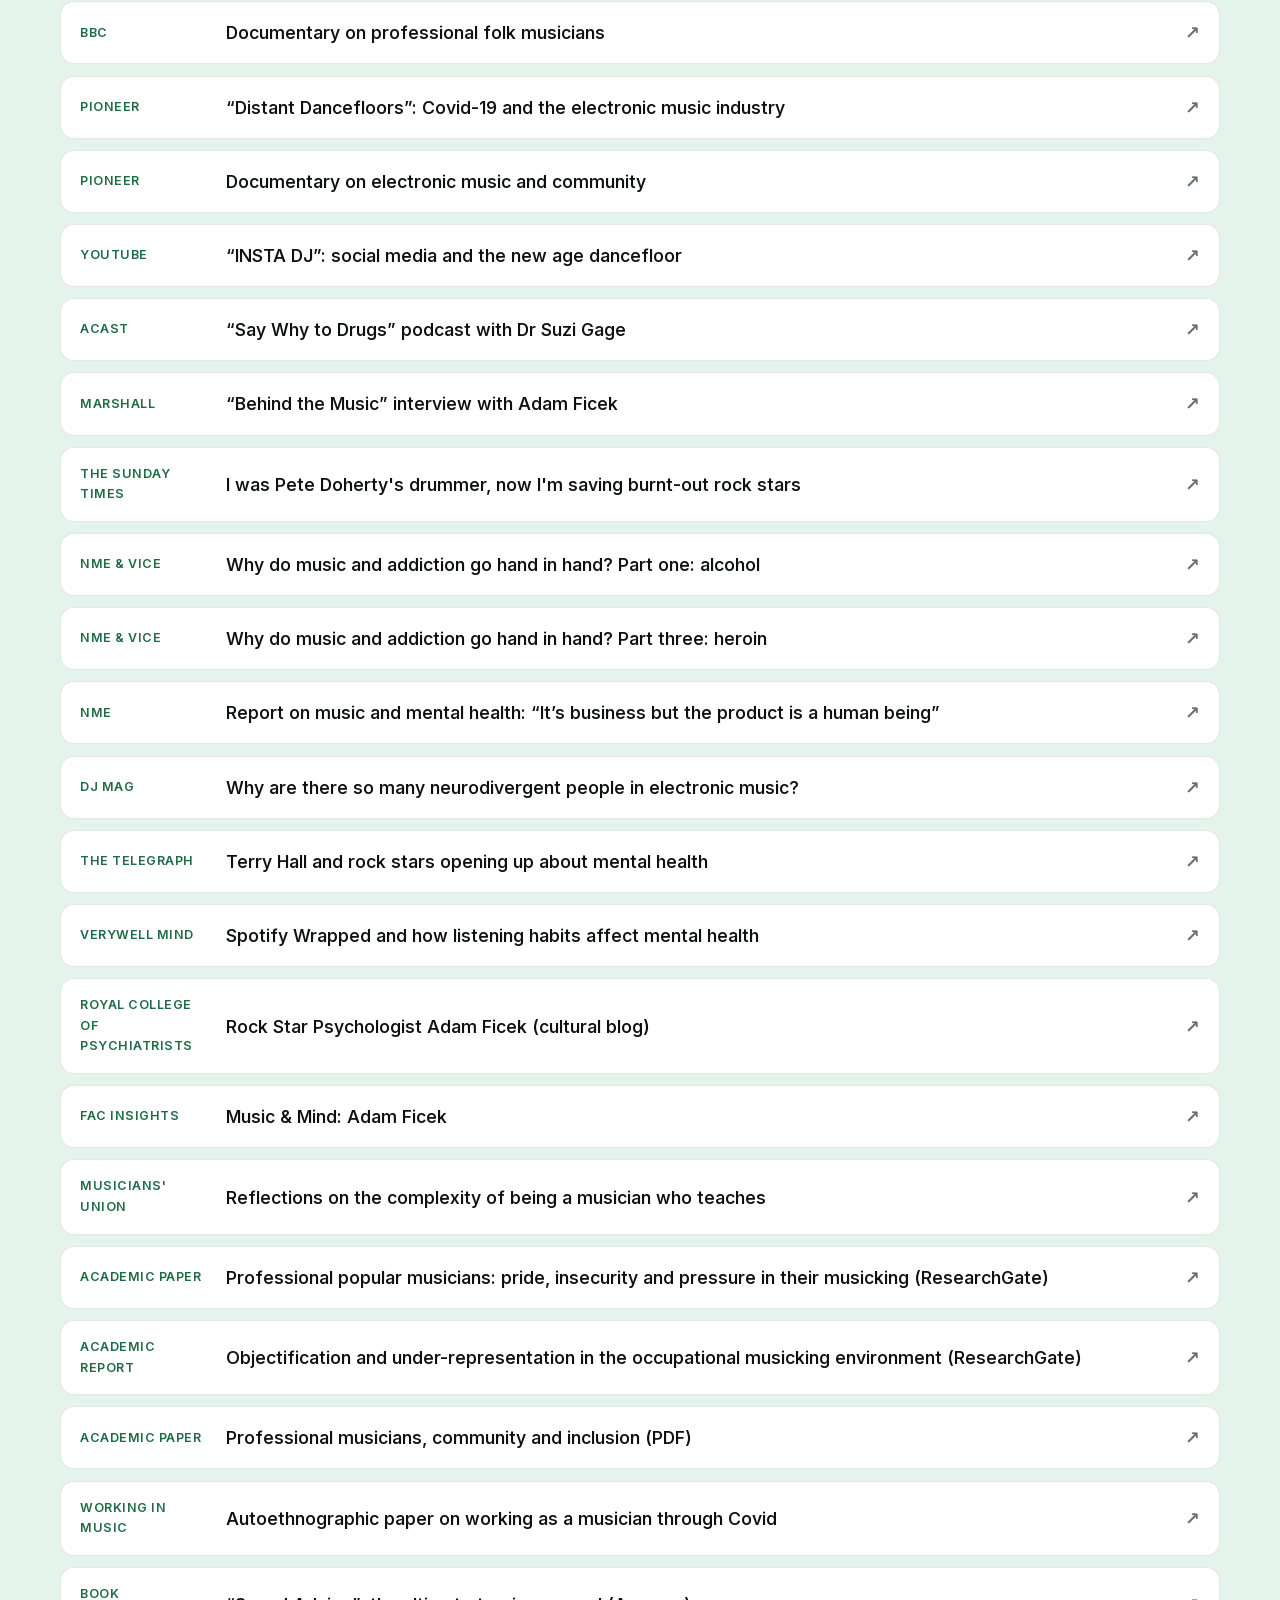
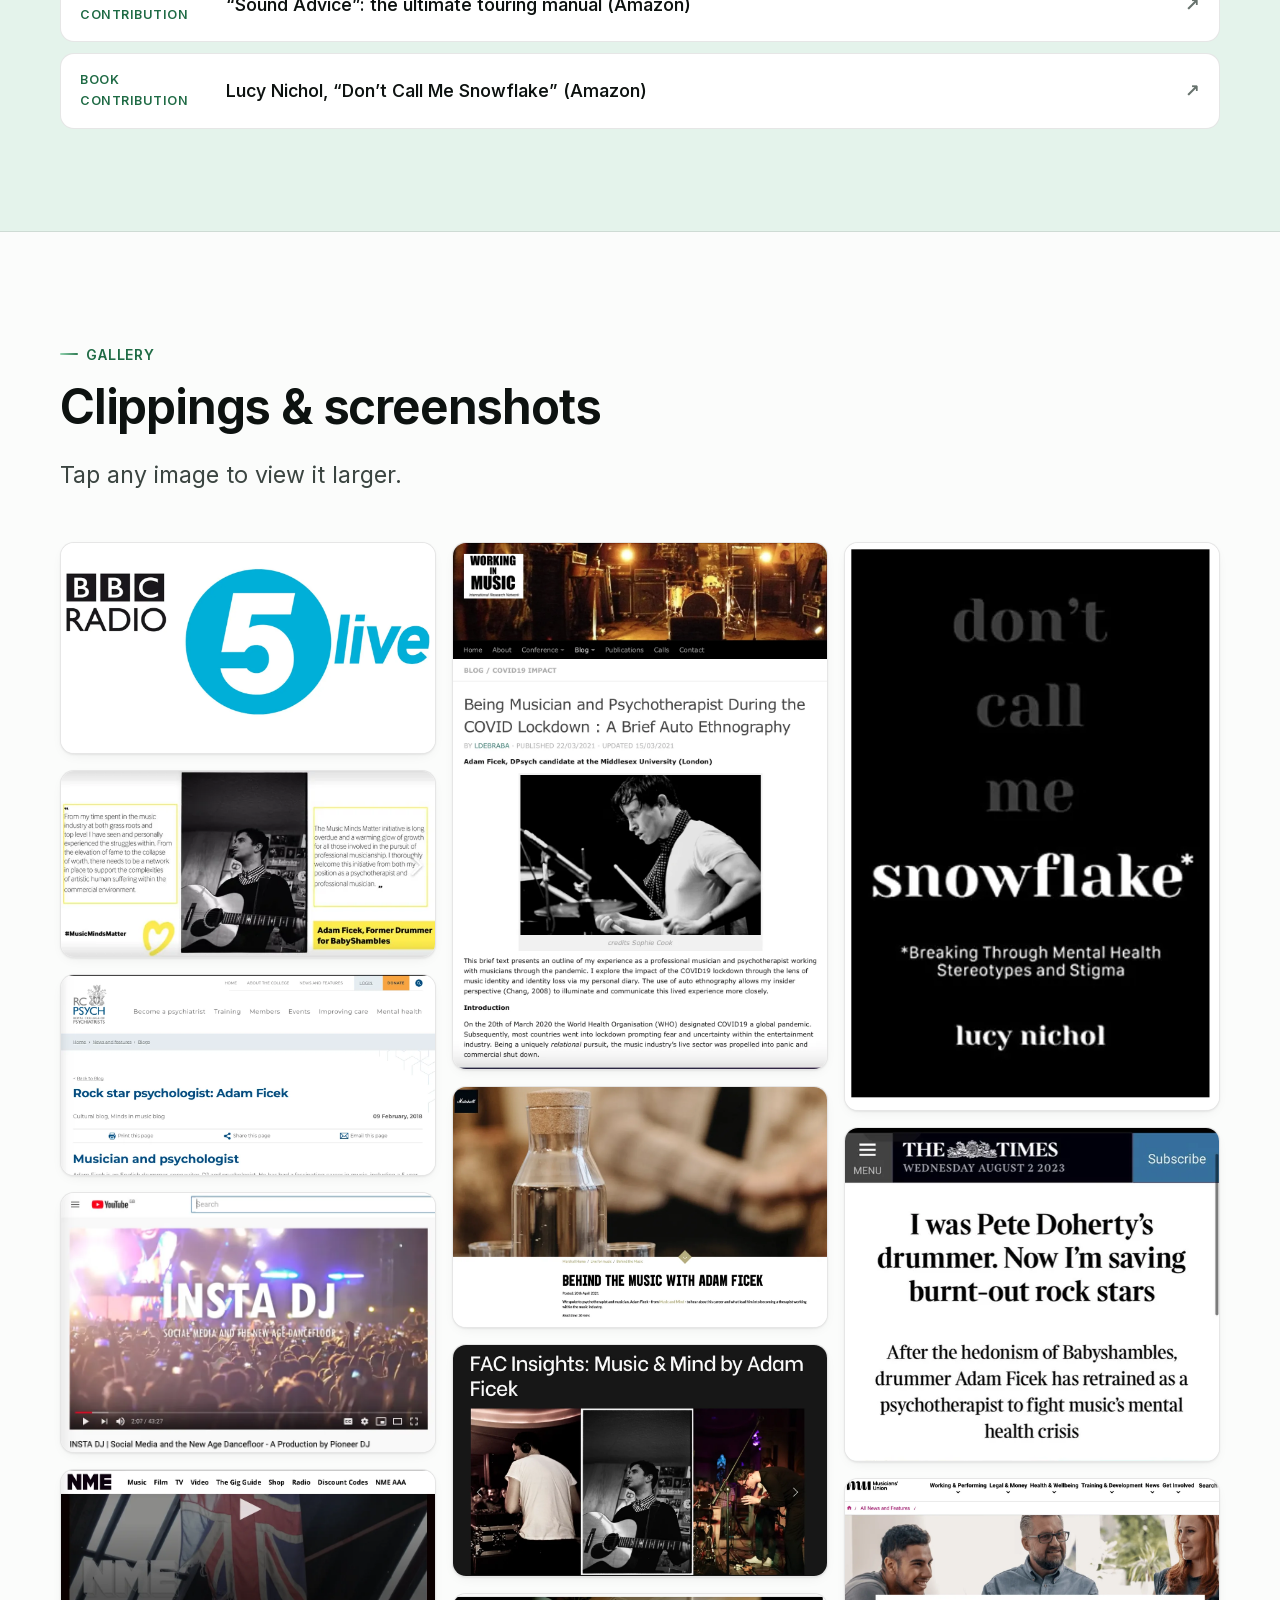
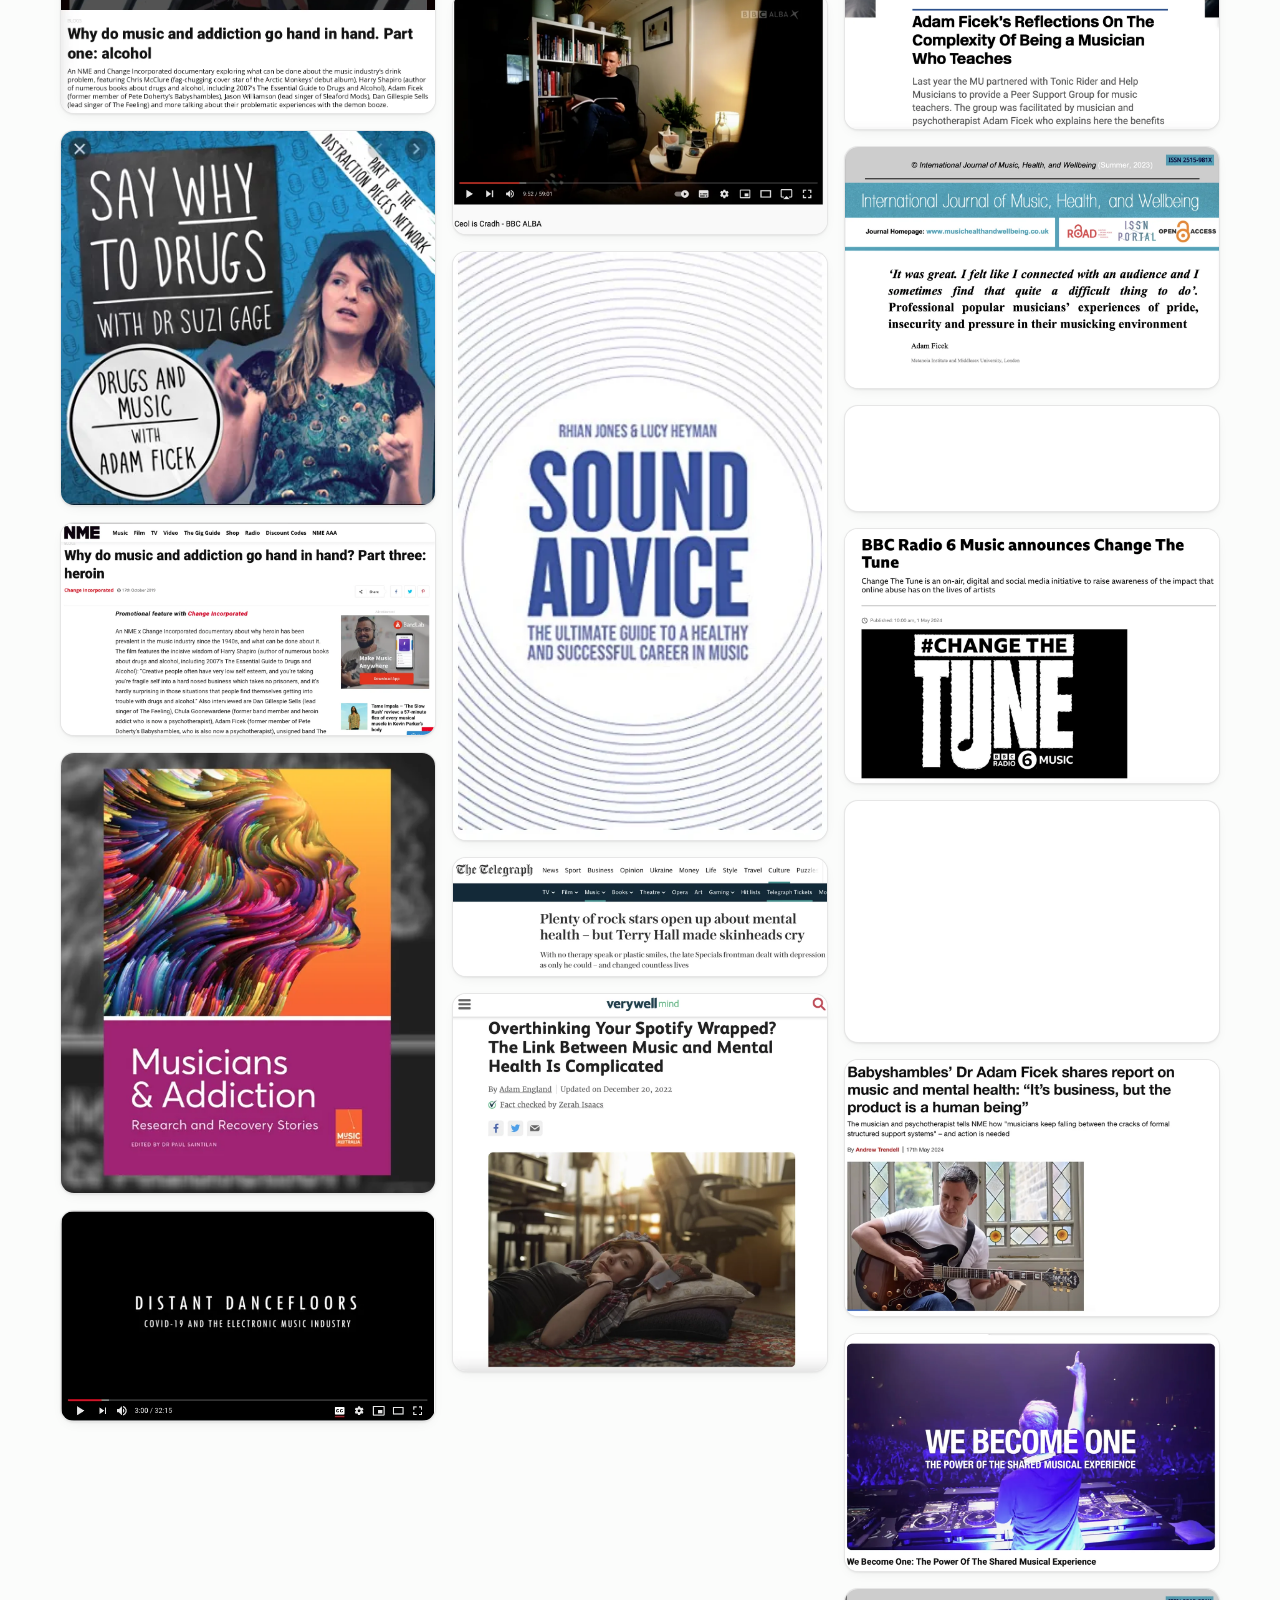
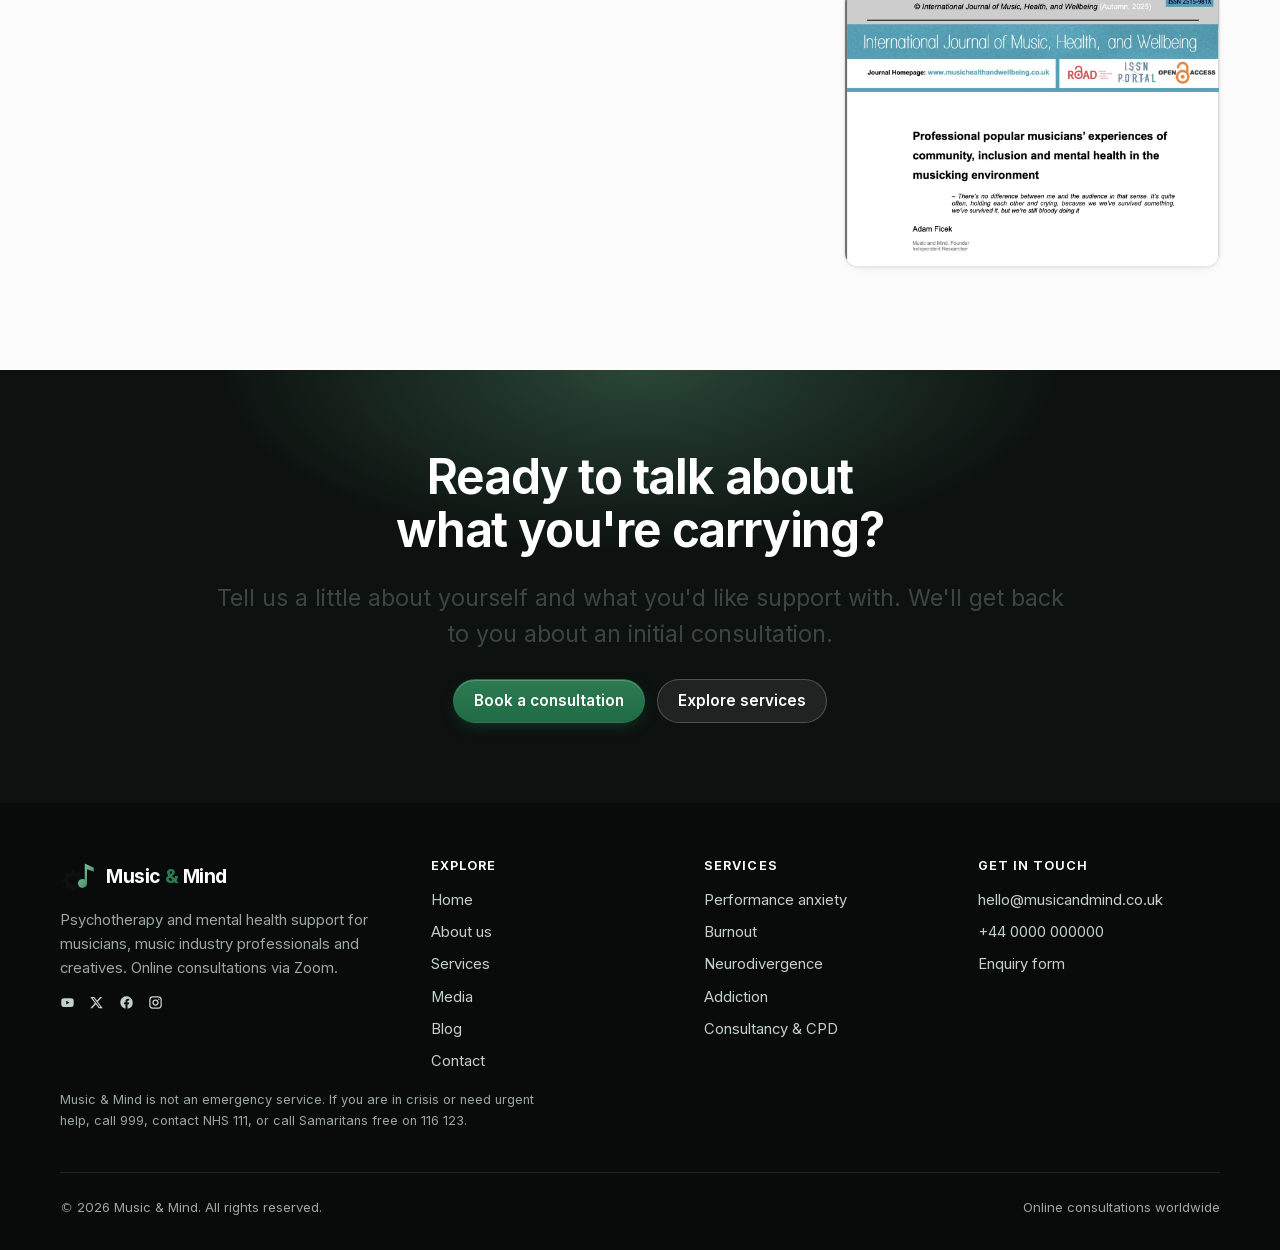
<file: media.html>
<!doctype html>
<html lang="en-GB" class="no-js">
<head>
<meta charset="utf-8">
<meta name="viewport" content="width=device-width,initial-scale=1">
<title>Media | Music &amp; Mind</title>
<meta name="description" content="Press, broadcast and research featuring Dr Adam Ficek: BBC, NME, The Sunday Times, DJ Mag and academic work on musicians and mental health.">
<meta name="theme-color" content="#0d1210">
<link rel="canonical" href="https://www.musicandmind.co.uk/media.html">
<meta property="og:type" content="website"><meta property="og:site_name" content="Music &amp; Mind">
<meta property="og:title" content="Media | Music &amp; Mind"><meta property="og:description" content="Press, broadcast and research featuring Dr Adam Ficek: BBC, NME, The Sunday Times, DJ Mag and academic work on musicians and mental health.">
<meta property="og:image" content="https://www.musicandmind.co.uk/images/brand/og.png"><meta name="twitter:card" content="summary_large_image">
<link rel="icon" href="favicon.svg" type="image/svg+xml"><link rel="icon" href="favicon-32.png" sizes="32x32" type="image/png">
<link rel="apple-touch-icon" href="apple-touch-icon.png"><link rel="manifest" href="site.webmanifest">
<script>document.documentElement.className="js"</script>
<link rel="preload" href="fonts/inter-latin.woff2" as="font" type="font/woff2" crossorigin>
<link rel="stylesheet" href="css/style.css">
<script src="js/main.js" defer></script>
</head>
<body>
<a class="skip" href="#main">Skip to content</a>
<header class="site-header">
  <div class="topbar"><div class="wrap">
    <div class="contact">
      <a href="mailto:hello@musicandmind.co.uk"><svg viewBox="0 0 24 24" aria-hidden="true"><rect x="3" y="5" width="18" height="14" rx="2"/><path d="M3 7l9 6 9-6"/></svg><span>hello@musicandmind.co.uk</span></a>
      <a href="tel:+440000000000"><svg viewBox="0 0 24 24" aria-hidden="true"><path d="M5 4h4l2 5-2.5 1.5a11 11 0 0 0 5 5L15 13l5 2v4a2 2 0 0 1-2 2A16 16 0 0 1 3 6a2 2 0 0 1 2-2z"/></svg><span>+44 0000 000000</span></a>
    </div>
    <div class="socials"><a href="https://www.youtube.com/channel/UCqxCYshi4Ed6WEvmgeZslqQ" rel="noopener" target="_blank" aria-label="YouTube"><svg viewBox="0 0 24 24" fill-rule="evenodd" aria-hidden="true"><path d="M21.6 7.2a2.5 2.5 0 0 0-1.8-1.8C18.2 5 12 5 12 5s-6.2 0-7.8.4A2.5 2.5 0 0 0 2.4 7.2C2 8.8 2 12 2 12s0 3.2.4 4.8a2.5 2.5 0 0 0 1.8 1.8C5.8 19 12 19 12 19s6.2 0 7.8-.4a2.5 2.5 0 0 0 1.8-1.8c.4-1.6.4-4.8.4-4.8s0-3.2-.4-4.8zM10 15V9l5.2 3L10 15z"/></svg></a><a href="https://twitter.com/musicandminduk" rel="noopener" target="_blank" aria-label="X (Twitter)"><svg viewBox="0 0 24 24" fill-rule="evenodd" aria-hidden="true"><path d="M17.8 3h3.1l-6.8 7.7L22 21h-6.2l-4.9-6.3L5.2 21H2.1l7.3-8.3L2 3h6.4l4.4 5.8L17.8 3zm-1.1 16.2h1.7L7.4 4.7H5.6l11.1 14.5z"/></svg></a><a href="https://www.facebook.com/musicandmindconsultancy/" rel="noopener" target="_blank" aria-label="Facebook"><svg viewBox="0 0 24 24" fill-rule="evenodd" aria-hidden="true"><path d="M22 12a10 10 0 1 0-11.6 9.9v-7H7.9V12h2.5V9.8c0-2.5 1.5-3.9 3.8-3.9 1.1 0 2.2.2 2.2.2v2.5h-1.3c-1.2 0-1.6.8-1.6 1.6V12h2.8l-.4 2.9h-2.3v7A10 10 0 0 0 22 12z"/></svg></a><a href="https://www.instagram.com/musicandminduk/" rel="noopener" target="_blank" aria-label="Instagram"><svg viewBox="0 0 24 24" fill-rule="evenodd" aria-hidden="true"><path d="M7.5 2h9A5.5 5.5 0 0 1 22 7.5v9a5.5 5.5 0 0 1-5.5 5.5h-9A5.5 5.5 0 0 1 2 16.5v-9A5.5 5.5 0 0 1 7.5 2zm0 2A3.5 3.5 0 0 0 4 7.5v9A3.5 3.5 0 0 0 7.5 20h9a3.5 3.5 0 0 0 3.5-3.5v-9A3.5 3.5 0 0 0 16.5 4h-9zM12 7a5 5 0 1 1 0 10 5 5 0 0 1 0-10zm0 2a3 3 0 1 0 0 6 3 3 0 0 0 0-6zm5.3-3.3a1.2 1.2 0 1 1 0 2.4 1.2 1.2 0 0 1 0-2.4z"/></svg></a></div>
  </div></div>
  <div class="mainbar"><div class="wrap">
    <a class="brand" href="index.html" aria-label="Music &amp; Mind home"><img src="images/brand/logo-mark.svg" width="36" height="36" alt=""><span>Music <em>&amp;</em> Mind</span></a>
    <button class="menu-btn" aria-expanded="false" aria-controls="nav" aria-label="Menu"><svg viewBox="0 0 24 24"><path d="M4 7h16M4 12h16M4 17h16"/></svg></button>
    <nav class="nav" id="nav" aria-label="Main" data-open="false"><a href="index.html">Home</a><a href="about.html">About</a><a href="services.html">Services</a><a href="media.html" aria-current="page">Media</a><a href="blog.html">Blog</a><a class="btn sm" href="contact.html">Book a consultation</a></nav>
  </div></div>
  <nav class="subnav" aria-label="On this page"><div class="wrap"><a href="#video">Featured</a><a href="#press">Press</a><a href="#gallery">Gallery</a></div></nav>
</header>
<main id="main">

<section class="page-hero"><div class="wrap"><span class="eyebrow">Media</span><h1>Press, broadcast and research</h1>
<p class="lead">Over fifteen years of panel work, consultancy and features with music industry organisations, universities and the media, covering mental health, addiction, touring wellbeing, social media abuse, neurodivergence and musicians' self-esteem.</p></div></section>
<section class="section" id="video"><div class="wrap grid c2" style="align-items:center">
  <button class="video" type="button" data-lightbox data-video="FuVOA4p_tbk" data-caption="BBC / Help Musicians UK: Music Minds Matter interview with Adam Ficek" style="background-image:url(https://i.ytimg.com/vi/FuVOA4p_tbk/hqdefault.jpg)" aria-label="Play video: Music Minds Matter interview"><span class="play"></span></button>
  <div><span class="eyebrow">Featured</span><h2>Music Minds Matter</h2><p>An interview with Adam Ficek for the BBC and Help Musicians UK's Music Minds Matter, discussing mental health in the music community.</p><p style="font-size:.85rem;color:var(--ink-3)">Video loads from YouTube only when you press play.</p></div>
</div></section>
<section class="section tint" id="press"><div class="wrap">
  <div class="sec-head"><span class="eyebrow">Press &amp; publications</span><h2>Selected coverage</h2></div>
  <div class="filter" role="group" aria-label="Filter coverage"><button data-cat="all" aria-pressed="true">All</button><button data-cat="Broadcast" aria-pressed="false">Video &amp; audio</button><button data-cat="Press" aria-pressed="false">Press</button><button data-cat="Research" aria-pressed="false">Research &amp; books</button></div>
  <ul class="press"><li data-cat="Broadcast"><a href="https://www.youtube.com/watch?v=FuVOA4p_tbk" target="_blank" rel="noopener"><small>BBC / Help Musicians UK</small><span>“Music Minds Matter” interview with Adam Ficek</span><span class="go" aria-hidden="true">↗</span></a></li><li data-cat="Broadcast"><a href="https://www.bbc.co.uk/mediacentre/2024/bbc-radio-6-music-announces-change-the-tune/" target="_blank" rel="noopener"><small>BBC 6 Music</small><span>“Change the Tune”: social media abuse</span><span class="go" aria-hidden="true">↗</span></a></li><li data-cat="Broadcast"><a href="https://www.youtube.com/watch?v=5v8ppZj6lro" target="_blank" rel="noopener"><small>BBC</small><span>Documentary on professional folk musicians</span><span class="go" aria-hidden="true">↗</span></a></li><li data-cat="Broadcast"><a href="https://www.youtube.com/watch?v=OphRF8vfOzo" target="_blank" rel="noopener"><small>Pioneer</small><span>“Distant Dancefloors”: Covid-19 and the electronic music industry</span><span class="go" aria-hidden="true">↗</span></a></li><li data-cat="Broadcast"><a href="https://youtu.be/EEwb-PiUMs4" target="_blank" rel="noopener"><small>Pioneer</small><span>Documentary on electronic music and community</span><span class="go" aria-hidden="true">↗</span></a></li><li data-cat="Broadcast"><a href="https://www.youtube.com/watch?v=CBpldtnWm7M" target="_blank" rel="noopener"><small>YouTube</small><span>“INSTA DJ”: social media and the new age dancefloor</span><span class="go" aria-hidden="true">↗</span></a></li><li data-cat="Broadcast"><a href="https://play.acast.com/s/saywhytodrugs" target="_blank" rel="noopener"><small>Acast</small><span>“Say Why to Drugs” podcast with Dr Suzi Gage</span><span class="go" aria-hidden="true">↗</span></a></li><li data-cat="Broadcast"><a href="https://marshall.com/live-for-music/behind-the-music/adam-ficek-psychotherapist" target="_blank" rel="noopener"><small>Marshall</small><span>“Behind the Music” interview with Adam Ficek</span><span class="go" aria-hidden="true">↗</span></a></li><li data-cat="Press"><a href="https://www.thetimes.co.uk/article/i-was-pete-dohertys-drummer-now-im-saving-burnt-out-rock-stars-d7qwt52q5" target="_blank" rel="noopener"><small>The Sunday Times</small><span>I was Pete Doherty's drummer, now I'm saving burnt-out rock stars</span><span class="go" aria-hidden="true">↗</span></a></li><li data-cat="Press"><a href="https://www.nme.com/blogs/nme-blogs/music-and-alcohol-addiction-2558416" target="_blank" rel="noopener"><small>NME &amp; VICE</small><span>Why do music and addiction go hand in hand? Part one: alcohol</span><span class="go" aria-hidden="true">↗</span></a></li><li data-cat="Press"><a href="https://www.nme.com/features/why-do-music-and-addiction-go-hand-in-hand-part-three-heroin-2558418" target="_blank" rel="noopener"><small>NME &amp; VICE</small><span>Why do music and addiction go hand in hand? Part three: heroin</span><span class="go" aria-hidden="true">↗</span></a></li><li data-cat="Press"><a href="https://www.nme.com/news/music/babyshambles-dr-adam-ficek-shares-report-on-music-and-mental-health-its-business-but-the-product-is-a-human-being-3757294" target="_blank" rel="noopener"><small>NME</small><span>Report on music and mental health: “It’s business but the product is a human being”</span><span class="go" aria-hidden="true">↗</span></a></li><li data-cat="Press"><a href="https://djmag.com/features/why-are-there-so-many-neurodivergent-people-electronic-music" target="_blank" rel="noopener"><small>DJ Mag</small><span>Why are there so many neurodivergent people in electronic music?</span><span class="go" aria-hidden="true">↗</span></a></li><li data-cat="Press"><a href="https://www.telegraph.co.uk/music/artists/plenty-rock-stars-open-mental-health-terry-hall-made-skinheads/" target="_blank" rel="noopener"><small>The Telegraph</small><span>Terry Hall and rock stars opening up about mental health</span><span class="go" aria-hidden="true">↗</span></a></li><li data-cat="Press"><a href="https://www.verywellmind.com/spotify-wrapped-and-how-our-listening-habits-affect-mental-health-6891642" target="_blank" rel="noopener"><small>Verywell Mind</small><span>Spotify Wrapped and how listening habits affect mental health</span><span class="go" aria-hidden="true">↗</span></a></li><li data-cat="Press"><a href="https://www.rcpsych.ac.uk/news-and-features/blogs/detail/cultural-blog/2018/02/09/rock-star-psychologist-adam-ficek" target="_blank" rel="noopener"><small>Royal College of Psychiatrists</small><span>Rock Star Psychologist Adam Ficek (cultural blog)</span><span class="go" aria-hidden="true">↗</span></a></li><li data-cat="Press"><a href="https://thefac.org/news-directory/fac-insights-music-and-mind-adam-ficek" target="_blank" rel="noopener"><small>FAC Insights</small><span>Music &amp; Mind: Adam Ficek</span><span class="go" aria-hidden="true">↗</span></a></li><li data-cat="Press"><a href="https://musiciansunion.org.uk/news/adam-ficek-s-reflections-on-the-complexity-of-being-a-musician-who-teaches" target="_blank" rel="noopener"><small>Musicians' Union</small><span>Reflections on the complexity of being a musician who teaches</span><span class="go" aria-hidden="true">↗</span></a></li><li data-cat="Research"><a href="https://www.researchgate.net/publication/374477806_%27It_was_great_I_felt_like_I_connected_with_an_audience_and_I_sometimes_find_that_quite_a_difficult_thing_to_do%27_Professional_popular_musicians%27_experiences_of_pride_insecurity_and_pressure_in_their_mu" target="_blank" rel="noopener"><small>Academic paper</small><span>Professional popular musicians: pride, insecurity and pressure in their musicking (ResearchGate)</span><span class="go" aria-hidden="true">↗</span></a></li><li data-cat="Research"><a href="https://www.researchgate.net/publication/380209395_&#x27;It&#x27;s_business_but_the_product_is_a_human_being&#x27;_Professional_popular_musicians&#x27;_experiences_of_objectification_under-representation_and_personal_incongruity_in_the_occupational_musicking_environment" target="_blank" rel="noopener"><small>Academic report</small><span>Objectification and under-representation in the occupational musicking environment (ResearchGate)</span><span class="go" aria-hidden="true">↗</span></a></li><li data-cat="Research"><a href="https://storage.googleapis.com/wzukusers/user-20563976/documents/3dd47996fb174542a5f9219b3cc41c3c/Ficek%2C%20A.%20(r1)(ed1)(ce1)(ts1)%20September%202025.pdf" target="_blank" rel="noopener"><small>Academic paper</small><span>Professional musicians, community and inclusion (PDF)</span><span class="go" aria-hidden="true">↗</span></a></li><li data-cat="Research"><a href="https://wim.hypotheses.org/1560" target="_blank" rel="noopener"><small>Working in Music</small><span>Autoethnographic paper on working as a musician through Covid</span><span class="go" aria-hidden="true">↗</span></a></li><li data-cat="Research"><a href="https://www.amazon.co.uk/Sound-Advice-Ultimate-Healthy-Successful-ebook/dp/B08XBTRP8H" target="_blank" rel="noopener"><small>Book contribution</small><span>“Sound Advice”: the ultimate touring manual (Amazon)</span><span class="go" aria-hidden="true">↗</span></a></li><li data-cat="Research"><a href="https://www.amazon.co.uk/Snowflake-Breaking-Through-Mental-Stereotypes-ebook/dp/B09SBRF8NF" target="_blank" rel="noopener"><small>Book contribution</small><span>Lucy Nichol, “Don’t Call Me Snowflake” (Amazon)</span><span class="go" aria-hidden="true">↗</span></a></li></ul>
</div></section>
<section class="section" id="gallery"><div class="wrap">
  <div class="sec-head"><span class="eyebrow">Gallery</span><h2>Clippings &amp; screenshots</h2><p class="lead">Tap any image to view it larger.</p></div>
  <div class="gallery"><button type="button" data-lightbox data-src="images/media/m01.webp" data-caption="Media clipping 1 of 26"><img src="images/media/m01.webp" width="1200" height="675" loading="lazy" decoding="async" alt="Media clipping 1"></button><button type="button" data-lightbox data-src="images/media/m02.webp" data-caption="Media clipping 2 of 26"><img src="images/media/m02.webp" width="684" height="340" loading="lazy" decoding="async" alt="Media clipping 2"></button><button type="button" data-lightbox data-src="images/media/m03.webp" data-caption="Media clipping 3 of 26"><img src="images/media/m03.webp" width="1200" height="641" loading="lazy" decoding="async" alt="Media clipping 3"></button><button type="button" data-lightbox data-src="images/media/m04.webp" data-caption="Media clipping 4 of 26"><img src="images/media/m04.webp" width="818" height="566" loading="lazy" decoding="async" alt="Media clipping 4"></button><button type="button" data-lightbox data-src="images/media/m05.webp" data-caption="Media clipping 5 of 26"><img src="images/media/m05.webp" width="1025" height="666" loading="lazy" decoding="async" alt="Media clipping 5"></button><button type="button" data-lightbox data-src="images/media/m06.webp" data-caption="Media clipping 6 of 26"><img src="images/media/m06.webp" width="400" height="400" loading="lazy" decoding="async" alt="Media clipping 6"></button><button type="button" data-lightbox data-src="images/media/m07.webp" data-caption="Media clipping 7 of 26"><img src="images/media/m07.webp" width="1200" height="680" loading="lazy" decoding="async" alt="Media clipping 7"></button><button type="button" data-lightbox data-src="images/media/m08.webp" data-caption="Media clipping 8 of 26"><img src="images/media/m08.webp" width="549" height="646" loading="lazy" decoding="async" alt="Media clipping 8"></button><button type="button" data-lightbox data-src="images/media/m09.webp" data-caption="Media clipping 9 of 26"><img src="images/media/m09.webp" width="690" height="388" loading="lazy" decoding="async" alt="Media clipping 9"></button><button type="button" data-lightbox data-src="images/media/m10.webp" data-caption="Media clipping 10 of 26"><img src="images/media/m10.webp" width="1038" height="1460" loading="lazy" decoding="async" alt="Media clipping 10"></button><button type="button" data-lightbox data-src="images/media/m11.webp" data-caption="Media clipping 11 of 26"><img src="images/media/m11.webp" width="1200" height="770" loading="lazy" decoding="async" alt="Media clipping 11"></button><button type="button" data-lightbox data-src="images/media/m12.webp" data-caption="Media clipping 12 of 26"><img src="images/media/m12.webp" width="1200" height="742" loading="lazy" decoding="async" alt="Media clipping 12"></button><button type="button" data-lightbox data-src="images/media/m13.webp" data-caption="Media clipping 13 of 26"><img src="images/media/m13.webp" width="1200" height="770" loading="lazy" decoding="async" alt="Media clipping 13"></button><button type="button" data-lightbox data-src="images/media/m14.webp" data-caption="Media clipping 14 of 26"><img src="images/media/m14.webp" width="448" height="704" loading="lazy" decoding="async" alt="Media clipping 14"></button><button type="button" data-lightbox data-src="images/media/m15.webp" data-caption="Media clipping 15 of 26"><img src="images/media/m15.webp" width="1200" height="380" loading="lazy" decoding="async" alt="Media clipping 15"></button><button type="button" data-lightbox data-src="images/media/m16.webp" data-caption="Media clipping 16 of 26"><img src="images/media/m16.webp" width="1200" height="1208" loading="lazy" decoding="async" alt="Media clipping 16"></button><button type="button" data-lightbox data-src="images/media/m17.webp" data-caption="Media clipping 17 of 26"><img src="images/media/m17.webp" width="472" height="716" loading="lazy" decoding="async" alt="Media clipping 17"></button><button type="button" data-lightbox data-src="images/media/m18.webp" data-caption="Media clipping 18 of 26"><img src="images/media/m18.webp" width="610" height="542" loading="lazy" decoding="async" alt="Media clipping 18"></button><button type="button" data-lightbox data-src="images/media/m19.webp" data-caption="Media clipping 19 of 26"><img src="images/media/m19.webp" width="1200" height="802" loading="lazy" decoding="async" alt="Media clipping 19"></button><button type="button" data-lightbox data-src="images/media/m20.webp" data-caption="Media clipping 20 of 26"><img src="images/media/m20.webp" width="1200" height="774" loading="lazy" decoding="async" alt="Media clipping 20"></button><button type="button" data-lightbox data-src="images/media/m21.webp" data-caption="Media clipping 21 of 26"><img src="images/media/m21.webp" width="1200" height="336" loading="lazy" decoding="async" alt="Media clipping 21"></button><button type="button" data-lightbox data-src="images/media/m22.webp" data-caption="Media clipping 22 of 26"><img src="images/media/m22.webp" width="1200" height="818" loading="lazy" decoding="async" alt="Media clipping 22"></button><button type="button" data-lightbox data-src="images/media/m23.webp" data-caption="Media clipping 23 of 26"><img src="images/media/m23.webp" width="1200" height="771" loading="lazy" decoding="async" alt="Media clipping 23"></button><button type="button" data-lightbox data-src="images/media/m24.webp" data-caption="Media clipping 24 of 26"><img src="images/media/m24.webp" width="1200" height="821" loading="lazy" decoding="async" alt="Media clipping 24"></button><button type="button" data-lightbox data-src="images/media/m25.webp" data-caption="Media clipping 25 of 26"><img src="images/media/m25.webp" width="1200" height="763" loading="lazy" decoding="async" alt="Media clipping 25"></button><button type="button" data-lightbox data-src="images/media/m26.webp" data-caption="Media clipping 26 of 26"><img src="images/media/m26.webp" width="1200" height="888" loading="lazy" decoding="async" alt="Media clipping 26"></button></div>
</div></section>

</main>
<section class="cta">
  <div class="wrap reveal">
    <h2>Ready to talk about what you're carrying?</h2>
    <p class="lead center" style="margin-inline:auto;margin-bottom:1.6rem">Tell us a little about yourself and what you'd like support with. We'll get back to you about an initial consultation.</p>
    <div class="btn-row"><a class="btn" href="contact.html">Book a consultation</a><a class="btn ghost" href="services.html">Explore services</a></div>
  </div>
</section>
<footer class="site-footer">
  <div class="wrap">
    <div class="foot-grid">
      <div>
        <a class="brand" href="index.html"><img src="images/brand/logo-mark.svg" width="36" height="36" alt=""><span>Music <em>&amp;</em> Mind</span></a>
        <p>Psychotherapy and mental health support for musicians, music industry professionals and creatives. Online consultations via Zoom.</p>
        <div class="socials"><a href="https://www.youtube.com/channel/UCqxCYshi4Ed6WEvmgeZslqQ" rel="noopener" target="_blank" aria-label="YouTube"><svg viewBox="0 0 24 24" fill-rule="evenodd" aria-hidden="true"><path d="M21.6 7.2a2.5 2.5 0 0 0-1.8-1.8C18.2 5 12 5 12 5s-6.2 0-7.8.4A2.5 2.5 0 0 0 2.4 7.2C2 8.8 2 12 2 12s0 3.2.4 4.8a2.5 2.5 0 0 0 1.8 1.8C5.8 19 12 19 12 19s6.2 0 7.8-.4a2.5 2.5 0 0 0 1.8-1.8c.4-1.6.4-4.8.4-4.8s0-3.2-.4-4.8zM10 15V9l5.2 3L10 15z"/></svg></a><a href="https://twitter.com/musicandminduk" rel="noopener" target="_blank" aria-label="X (Twitter)"><svg viewBox="0 0 24 24" fill-rule="evenodd" aria-hidden="true"><path d="M17.8 3h3.1l-6.8 7.7L22 21h-6.2l-4.9-6.3L5.2 21H2.1l7.3-8.3L2 3h6.4l4.4 5.8L17.8 3zm-1.1 16.2h1.7L7.4 4.7H5.6l11.1 14.5z"/></svg></a><a href="https://www.facebook.com/musicandmindconsultancy/" rel="noopener" target="_blank" aria-label="Facebook"><svg viewBox="0 0 24 24" fill-rule="evenodd" aria-hidden="true"><path d="M22 12a10 10 0 1 0-11.6 9.9v-7H7.9V12h2.5V9.8c0-2.5 1.5-3.9 3.8-3.9 1.1 0 2.2.2 2.2.2v2.5h-1.3c-1.2 0-1.6.8-1.6 1.6V12h2.8l-.4 2.9h-2.3v7A10 10 0 0 0 22 12z"/></svg></a><a href="https://www.instagram.com/musicandminduk/" rel="noopener" target="_blank" aria-label="Instagram"><svg viewBox="0 0 24 24" fill-rule="evenodd" aria-hidden="true"><path d="M7.5 2h9A5.5 5.5 0 0 1 22 7.5v9a5.5 5.5 0 0 1-5.5 5.5h-9A5.5 5.5 0 0 1 2 16.5v-9A5.5 5.5 0 0 1 7.5 2zm0 2A3.5 3.5 0 0 0 4 7.5v9A3.5 3.5 0 0 0 7.5 20h9a3.5 3.5 0 0 0 3.5-3.5v-9A3.5 3.5 0 0 0 16.5 4h-9zM12 7a5 5 0 1 1 0 10 5 5 0 0 1 0-10zm0 2a3 3 0 1 0 0 6 3 3 0 0 0 0-6zm5.3-3.3a1.2 1.2 0 1 1 0 2.4 1.2 1.2 0 0 1 0-2.4z"/></svg></a></div>
      </div>
      <div><h3>Explore</h3><ul><li><a href="index.html">Home</a></li><li><a href="about.html">About us</a></li><li><a href="services.html">Services</a></li><li><a href="media.html">Media</a></li><li><a href="blog.html">Blog</a></li><li><a href="contact.html">Contact</a></li></ul></div>
      <div><h3>Services</h3><ul><li><a href="services.html#performance-anxiety">Performance anxiety</a></li><li><a href="services.html#burnout">Burnout</a></li><li><a href="services.html#neurodivergence">Neurodivergence</a></li><li><a href="services.html#addiction">Addiction</a></li><li><a href="services.html#consultancy-psychoeducation-cpd">Consultancy &amp; CPD</a></li></ul></div>
      <div><h3>Get in touch</h3><ul><li><a href="mailto:hello@musicandmind.co.uk">hello@musicandmind.co.uk</a></li><li><a href="tel:+440000000000">+44 0000 000000</a></li><li><a href="contact.html">Enquiry form</a></li></ul></div>
    </div>
    <p class="disclaimer">Music &amp; Mind is not an emergency service. If you are in crisis or need urgent help, call 999, contact NHS 111, or call Samaritans free on 116 123.</p>
    <div class="legal"><span>&copy; <span data-year>2026</span> Music &amp; Mind. All rights reserved.</span><span>Online consultations worldwide</span></div>
  </div>
</footer>
<dialog class="lightbox" id="lightbox" aria-label="Media viewer">
  <div class="lb-body"></div>
  <div class="lb-bar"><span class="lb-cap"></span><span><button class="lb-prev" aria-label="Previous">←</button> <button class="lb-next" aria-label="Next">→</button> <button class="lb-close" autofocus>Close</button></span></div>
</dialog>
</body>
</html>
</file>
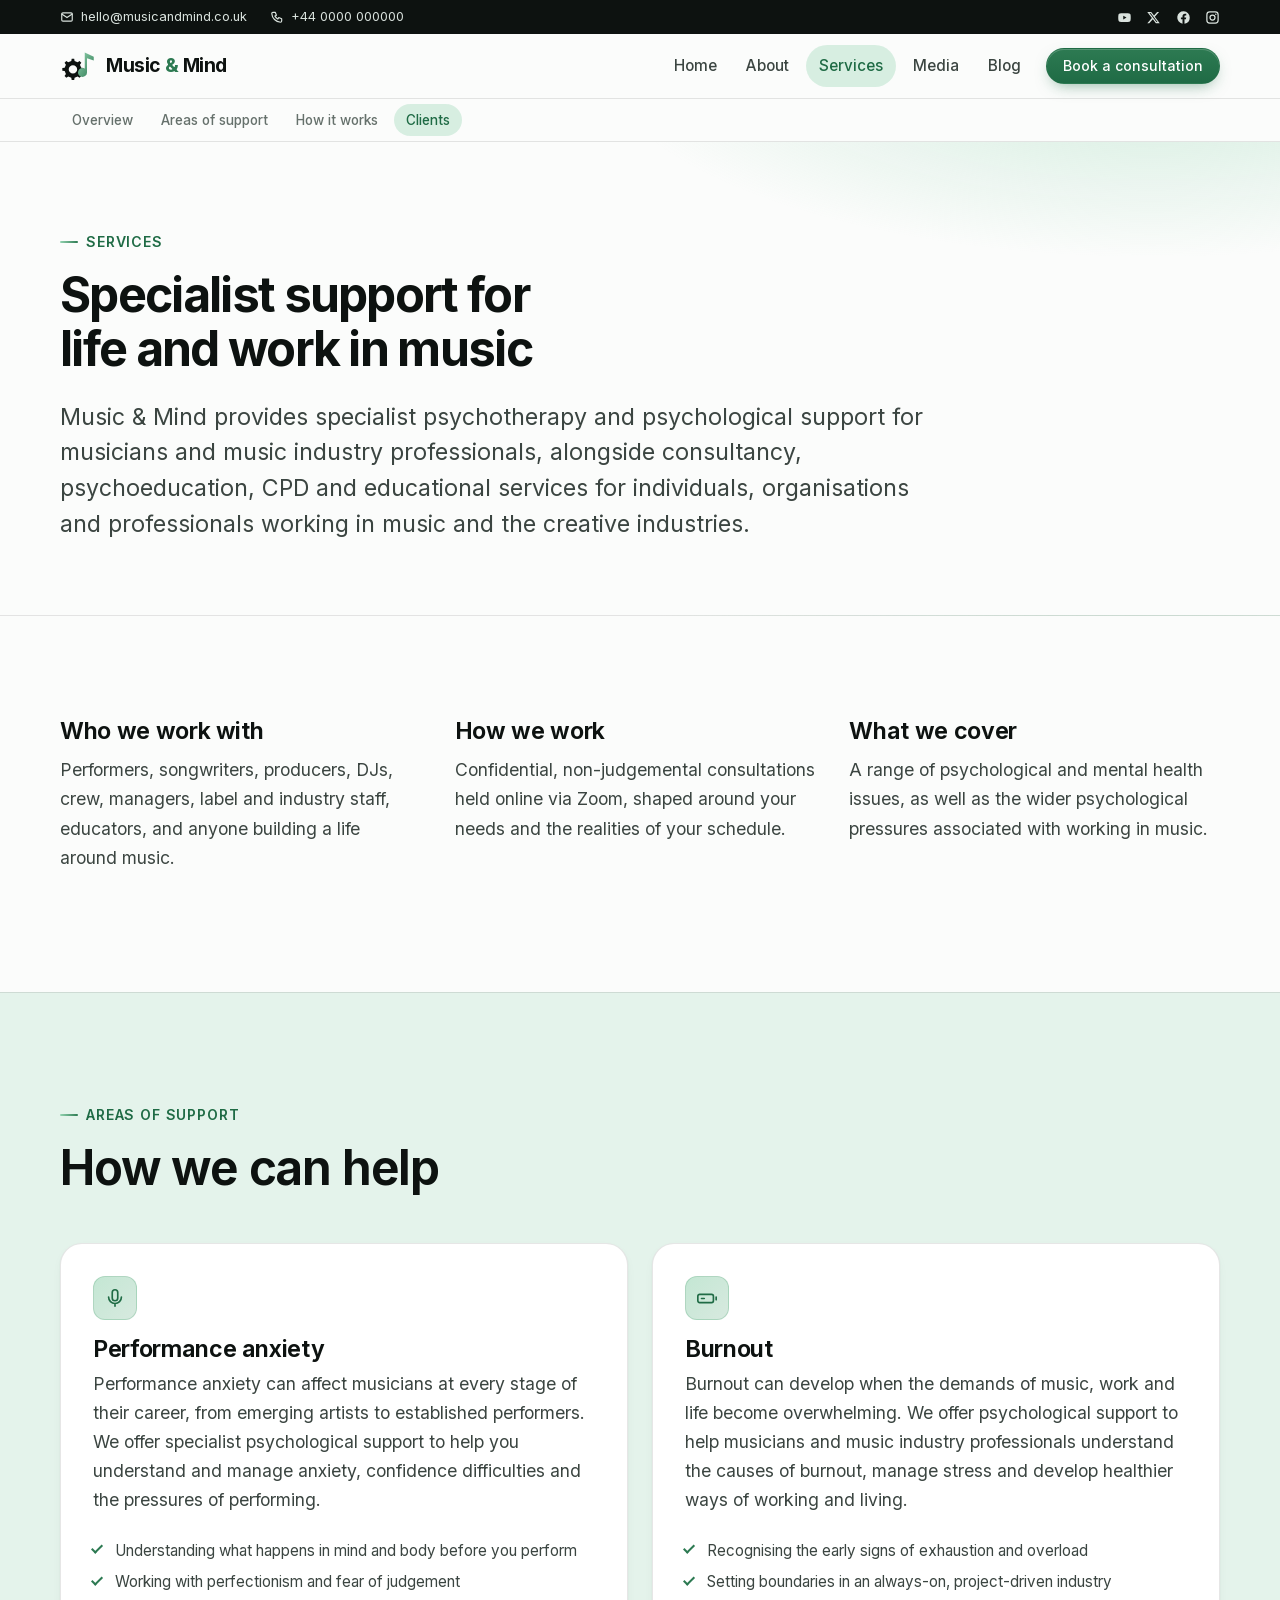
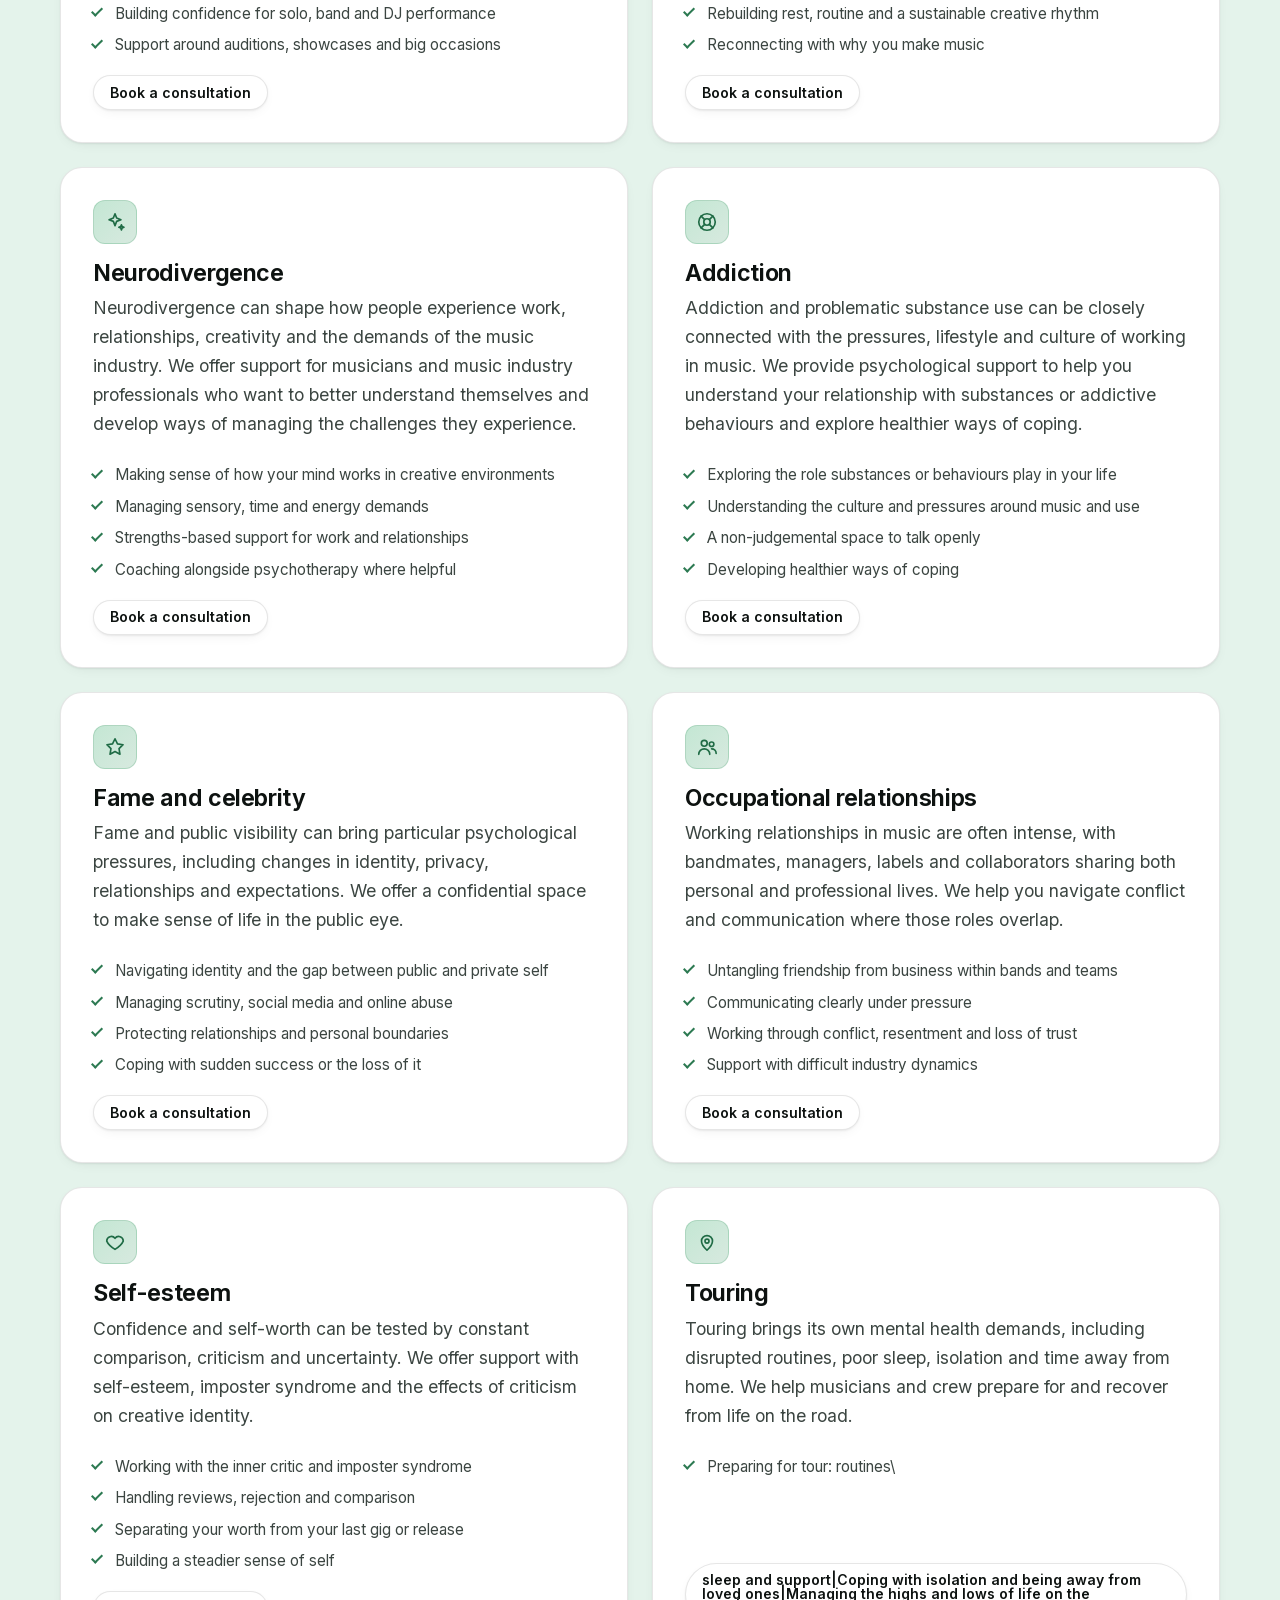
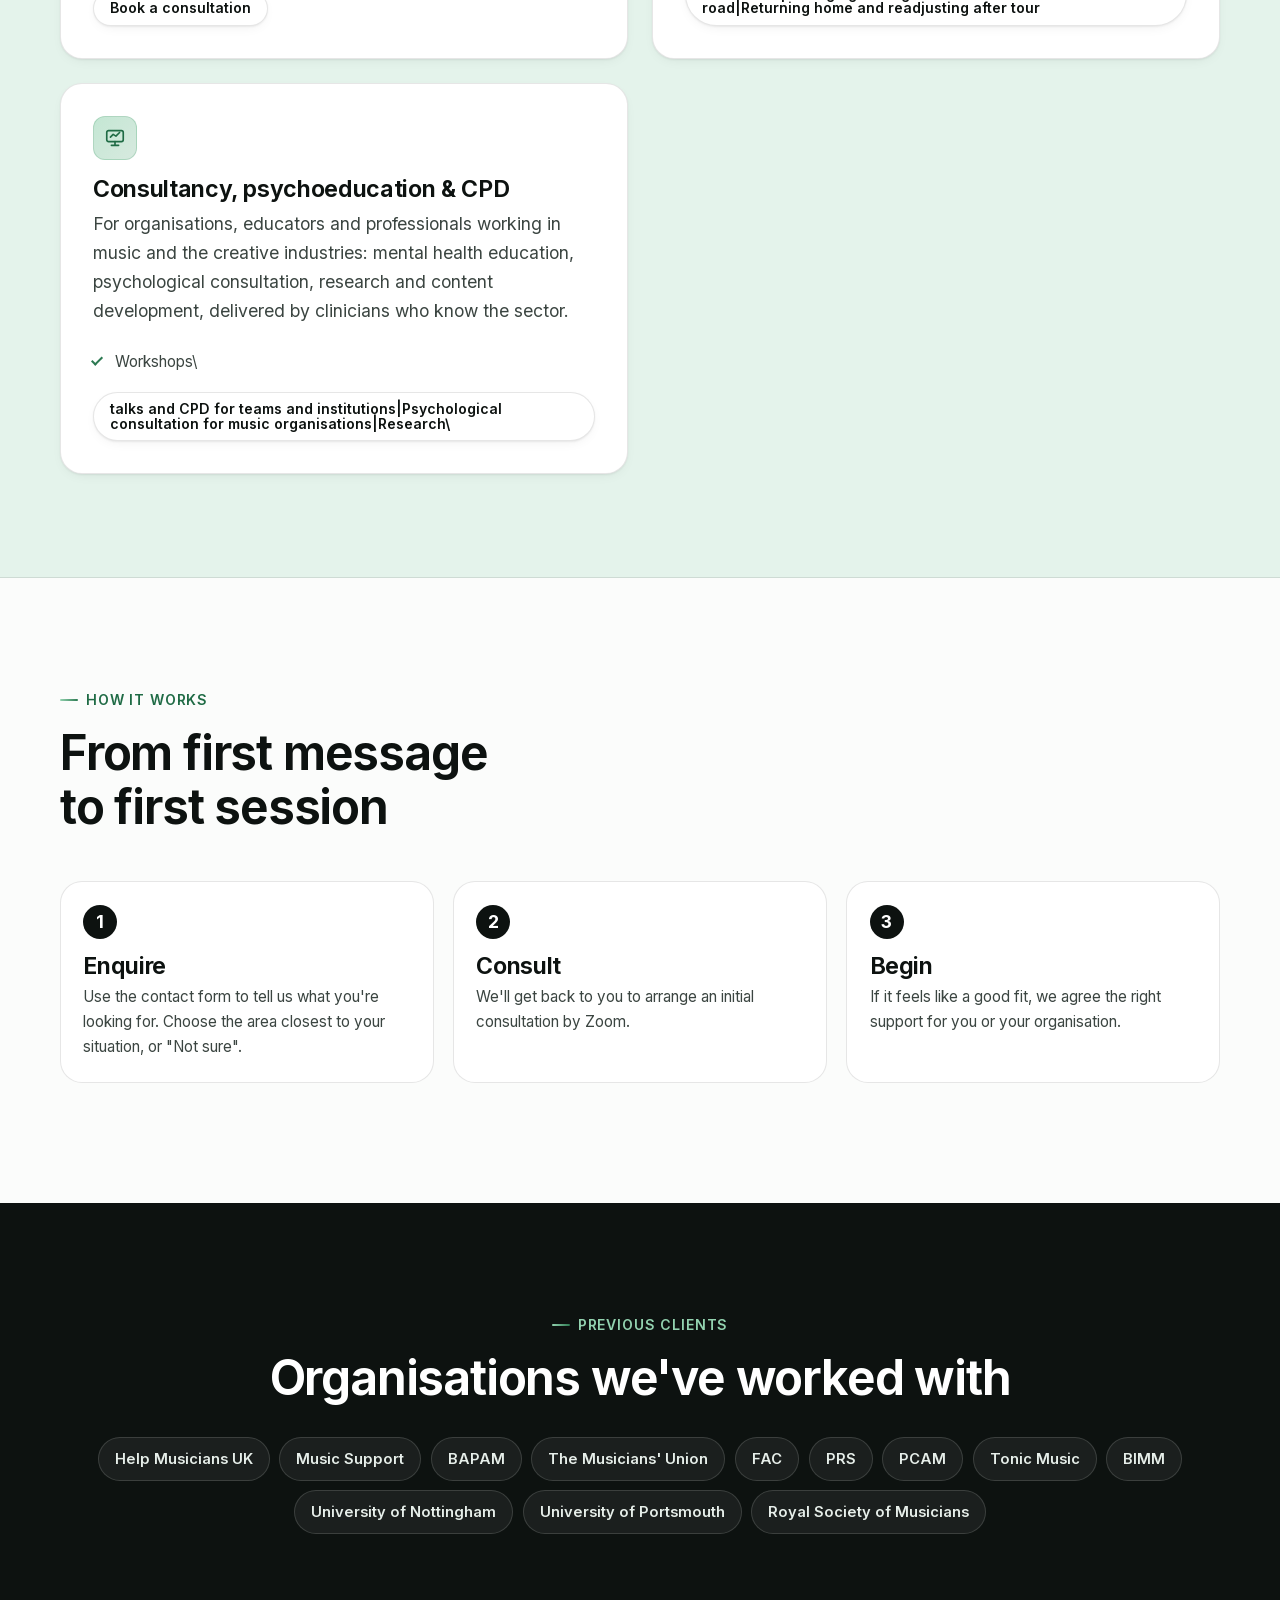
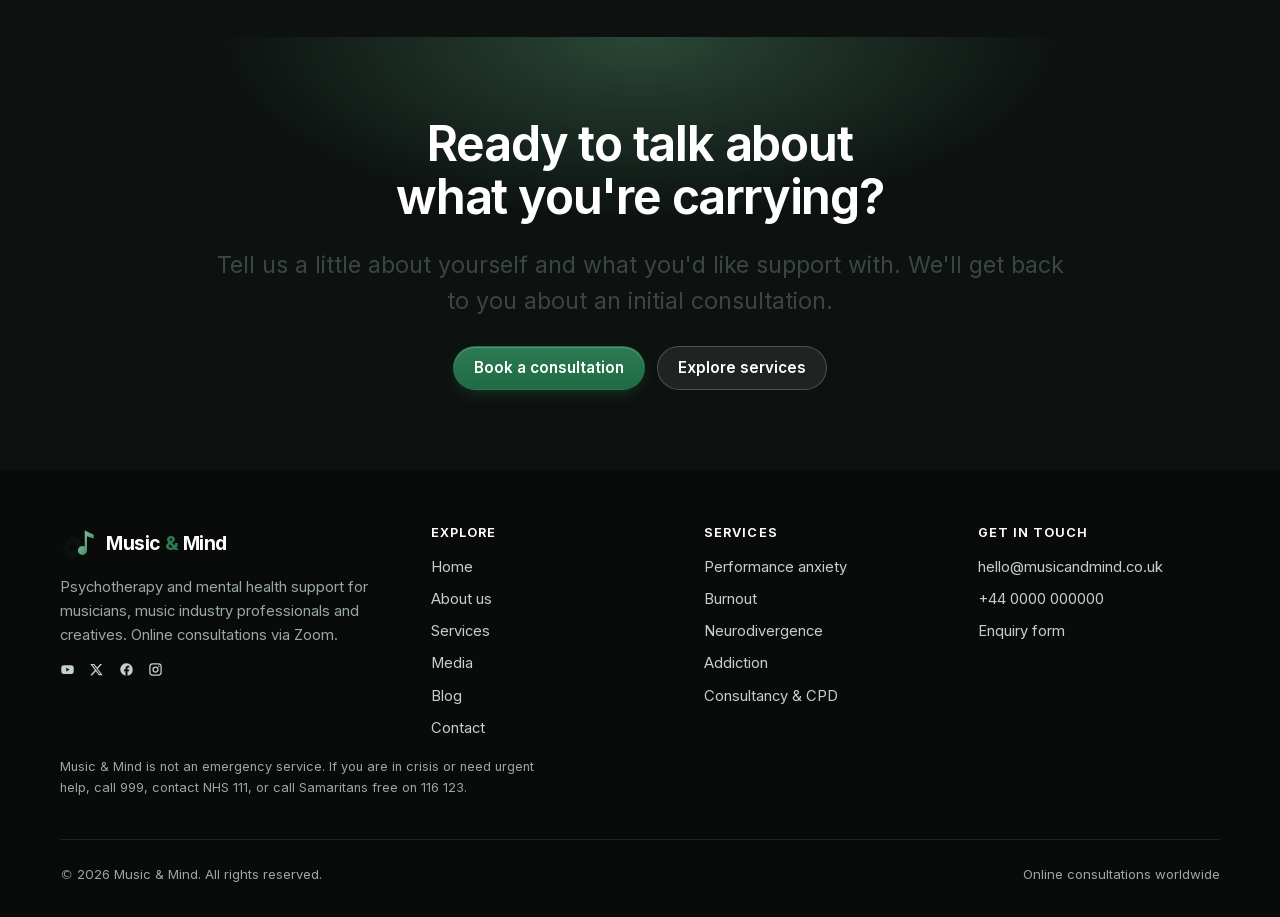
<file: services.html>
<!doctype html>
<html lang="en-GB" class="no-js">
<head>
<meta charset="utf-8">
<meta name="viewport" content="width=device-width,initial-scale=1">
<title>Services | Music &amp; Mind</title>
<meta name="description" content="Performance anxiety, burnout, neurodivergence, addiction, fame, touring and more. Specialist psychotherapy and consultancy for musicians and the music industry.">
<meta name="theme-color" content="#0d1210">
<link rel="canonical" href="https://www.musicandmind.co.uk/services.html">
<meta property="og:type" content="website"><meta property="og:site_name" content="Music &amp; Mind">
<meta property="og:title" content="Services | Music &amp; Mind"><meta property="og:description" content="Performance anxiety, burnout, neurodivergence, addiction, fame, touring and more. Specialist psychotherapy and consultancy for musicians and the music industry.">
<meta property="og:image" content="https://www.musicandmind.co.uk/images/brand/og.png"><meta name="twitter:card" content="summary_large_image">
<link rel="icon" href="favicon.svg" type="image/svg+xml"><link rel="icon" href="favicon-32.png" sizes="32x32" type="image/png">
<link rel="apple-touch-icon" href="apple-touch-icon.png"><link rel="manifest" href="site.webmanifest">
<script>document.documentElement.className="js"</script>
<link rel="preload" href="fonts/inter-latin.woff2" as="font" type="font/woff2" crossorigin>
<link rel="stylesheet" href="css/style.css">
<script src="js/main.js" defer></script>
</head>
<body>
<a class="skip" href="#main">Skip to content</a>
<header class="site-header">
  <div class="topbar"><div class="wrap">
    <div class="contact">
      <a href="mailto:hello@musicandmind.co.uk"><svg viewBox="0 0 24 24" aria-hidden="true"><rect x="3" y="5" width="18" height="14" rx="2"/><path d="M3 7l9 6 9-6"/></svg><span>hello@musicandmind.co.uk</span></a>
      <a href="tel:+440000000000"><svg viewBox="0 0 24 24" aria-hidden="true"><path d="M5 4h4l2 5-2.5 1.5a11 11 0 0 0 5 5L15 13l5 2v4a2 2 0 0 1-2 2A16 16 0 0 1 3 6a2 2 0 0 1 2-2z"/></svg><span>+44 0000 000000</span></a>
    </div>
    <div class="socials"><a href="https://www.youtube.com/channel/UCqxCYshi4Ed6WEvmgeZslqQ" rel="noopener" target="_blank" aria-label="YouTube"><svg viewBox="0 0 24 24" fill-rule="evenodd" aria-hidden="true"><path d="M21.6 7.2a2.5 2.5 0 0 0-1.8-1.8C18.2 5 12 5 12 5s-6.2 0-7.8.4A2.5 2.5 0 0 0 2.4 7.2C2 8.8 2 12 2 12s0 3.2.4 4.8a2.5 2.5 0 0 0 1.8 1.8C5.8 19 12 19 12 19s6.2 0 7.8-.4a2.5 2.5 0 0 0 1.8-1.8c.4-1.6.4-4.8.4-4.8s0-3.2-.4-4.8zM10 15V9l5.2 3L10 15z"/></svg></a><a href="https://twitter.com/musicandminduk" rel="noopener" target="_blank" aria-label="X (Twitter)"><svg viewBox="0 0 24 24" fill-rule="evenodd" aria-hidden="true"><path d="M17.8 3h3.1l-6.8 7.7L22 21h-6.2l-4.9-6.3L5.2 21H2.1l7.3-8.3L2 3h6.4l4.4 5.8L17.8 3zm-1.1 16.2h1.7L7.4 4.7H5.6l11.1 14.5z"/></svg></a><a href="https://www.facebook.com/musicandmindconsultancy/" rel="noopener" target="_blank" aria-label="Facebook"><svg viewBox="0 0 24 24" fill-rule="evenodd" aria-hidden="true"><path d="M22 12a10 10 0 1 0-11.6 9.9v-7H7.9V12h2.5V9.8c0-2.5 1.5-3.9 3.8-3.9 1.1 0 2.2.2 2.2.2v2.5h-1.3c-1.2 0-1.6.8-1.6 1.6V12h2.8l-.4 2.9h-2.3v7A10 10 0 0 0 22 12z"/></svg></a><a href="https://www.instagram.com/musicandminduk/" rel="noopener" target="_blank" aria-label="Instagram"><svg viewBox="0 0 24 24" fill-rule="evenodd" aria-hidden="true"><path d="M7.5 2h9A5.5 5.5 0 0 1 22 7.5v9a5.5 5.5 0 0 1-5.5 5.5h-9A5.5 5.5 0 0 1 2 16.5v-9A5.5 5.5 0 0 1 7.5 2zm0 2A3.5 3.5 0 0 0 4 7.5v9A3.5 3.5 0 0 0 7.5 20h9a3.5 3.5 0 0 0 3.5-3.5v-9A3.5 3.5 0 0 0 16.5 4h-9zM12 7a5 5 0 1 1 0 10 5 5 0 0 1 0-10zm0 2a3 3 0 1 0 0 6 3 3 0 0 0 0-6zm5.3-3.3a1.2 1.2 0 1 1 0 2.4 1.2 1.2 0 0 1 0-2.4z"/></svg></a></div>
  </div></div>
  <div class="mainbar"><div class="wrap">
    <a class="brand" href="index.html" aria-label="Music &amp; Mind home"><img src="images/brand/logo-mark.svg" width="36" height="36" alt=""><span>Music <em>&amp;</em> Mind</span></a>
    <button class="menu-btn" aria-expanded="false" aria-controls="nav" aria-label="Menu"><svg viewBox="0 0 24 24"><path d="M4 7h16M4 12h16M4 17h16"/></svg></button>
    <nav class="nav" id="nav" aria-label="Main" data-open="false"><a href="index.html">Home</a><a href="about.html">About</a><a href="services.html" aria-current="page">Services</a><a href="media.html">Media</a><a href="blog.html">Blog</a><a class="btn sm" href="contact.html">Book a consultation</a></nav>
  </div></div>
  <nav class="subnav" aria-label="On this page"><div class="wrap"><a href="#overview">Overview</a><a href="#services">Areas of support</a><a href="#how">How it works</a><a href="#clients">Clients</a></div></nav>
</header>
<main id="main">

<section class="page-hero"><div class="wrap"><span class="eyebrow">Services</span><h1>Specialist support for life and work in music</h1>
<p class="lead">Music &amp; Mind provides specialist psychotherapy and psychological support for musicians and music industry professionals, alongside consultancy, psychoeducation, CPD and educational services for individuals, organisations and professionals working in music and the creative industries.</p></div></section>
<section class="section" id="overview"><div class="wrap grid c3">
  <div class="reveal"><h2 class="h3">Who we work with</h2><p>Performers, songwriters, producers, DJs, crew, managers, label and industry staff, educators, and anyone building a life around music.</p></div>
  <div class="reveal" style="--i:1"><h2 class="h3">How we work</h2><p>Confidential, non-judgemental consultations held online via Zoom, shaped around your needs and the realities of your schedule.</p></div>
  <div class="reveal" style="--i:2"><h2 class="h3">What we cover</h2><p>A range of psychological and mental health issues, as well as the wider psychological pressures associated with working in music.</p></div>
</div></section>
<section class="section tint" id="services"><div class="wrap">
  <div class="sec-head"><span class="eyebrow">Areas of support</span><h2>How we can help</h2></div>
  <div class="grid c2" data-services aria-busy="true"><div class="card skeleton"></div><div class="card skeleton"></div></div>
</div></section>
<section class="section" id="how"><div class="wrap">
  <div class="sec-head"><span class="eyebrow">How it works</span><h2>From first message to first session</h2></div>
  <ol class="steps">
    <li class="reveal"><h3>Enquire</h3><p>Use the contact form to tell us what you're looking for. Choose the area closest to your situation, or "Not sure".</p></li>
    <li class="reveal" style="--i:1"><h3>Consult</h3><p>We'll get back to you to arrange an initial consultation by Zoom.</p></li>
    <li class="reveal" style="--i:2"><h3>Begin</h3><p>If it feels like a good fit, we agree the right support for you or your organisation.</p></li>
  </ol>
</div></section>
<section class="section dark" id="clients"><div class="wrap center">
  <span class="eyebrow">Previous clients</span><h2>Organisations we've worked with</h2>
  <ul class="client-wall reveal" style="margin-top:2rem"><li>Help Musicians UK</li><li>Music Support</li><li>BAPAM</li><li>The Musicians' Union</li><li>FAC</li><li>PRS</li><li>PCAM</li><li>Tonic Music</li><li>BIMM</li><li>University of Nottingham</li><li>University of Portsmouth</li><li>Royal Society of Musicians</li></ul>
</div></section>

</main>
<section class="cta">
  <div class="wrap reveal">
    <h2>Ready to talk about what you're carrying?</h2>
    <p class="lead center" style="margin-inline:auto;margin-bottom:1.6rem">Tell us a little about yourself and what you'd like support with. We'll get back to you about an initial consultation.</p>
    <div class="btn-row"><a class="btn" href="contact.html">Book a consultation</a><a class="btn ghost" href="services.html">Explore services</a></div>
  </div>
</section>
<footer class="site-footer">
  <div class="wrap">
    <div class="foot-grid">
      <div>
        <a class="brand" href="index.html"><img src="images/brand/logo-mark.svg" width="36" height="36" alt=""><span>Music <em>&amp;</em> Mind</span></a>
        <p>Psychotherapy and mental health support for musicians, music industry professionals and creatives. Online consultations via Zoom.</p>
        <div class="socials"><a href="https://www.youtube.com/channel/UCqxCYshi4Ed6WEvmgeZslqQ" rel="noopener" target="_blank" aria-label="YouTube"><svg viewBox="0 0 24 24" fill-rule="evenodd" aria-hidden="true"><path d="M21.6 7.2a2.5 2.5 0 0 0-1.8-1.8C18.2 5 12 5 12 5s-6.2 0-7.8.4A2.5 2.5 0 0 0 2.4 7.2C2 8.8 2 12 2 12s0 3.2.4 4.8a2.5 2.5 0 0 0 1.8 1.8C5.8 19 12 19 12 19s6.2 0 7.8-.4a2.5 2.5 0 0 0 1.8-1.8c.4-1.6.4-4.8.4-4.8s0-3.2-.4-4.8zM10 15V9l5.2 3L10 15z"/></svg></a><a href="https://twitter.com/musicandminduk" rel="noopener" target="_blank" aria-label="X (Twitter)"><svg viewBox="0 0 24 24" fill-rule="evenodd" aria-hidden="true"><path d="M17.8 3h3.1l-6.8 7.7L22 21h-6.2l-4.9-6.3L5.2 21H2.1l7.3-8.3L2 3h6.4l4.4 5.8L17.8 3zm-1.1 16.2h1.7L7.4 4.7H5.6l11.1 14.5z"/></svg></a><a href="https://www.facebook.com/musicandmindconsultancy/" rel="noopener" target="_blank" aria-label="Facebook"><svg viewBox="0 0 24 24" fill-rule="evenodd" aria-hidden="true"><path d="M22 12a10 10 0 1 0-11.6 9.9v-7H7.9V12h2.5V9.8c0-2.5 1.5-3.9 3.8-3.9 1.1 0 2.2.2 2.2.2v2.5h-1.3c-1.2 0-1.6.8-1.6 1.6V12h2.8l-.4 2.9h-2.3v7A10 10 0 0 0 22 12z"/></svg></a><a href="https://www.instagram.com/musicandminduk/" rel="noopener" target="_blank" aria-label="Instagram"><svg viewBox="0 0 24 24" fill-rule="evenodd" aria-hidden="true"><path d="M7.5 2h9A5.5 5.5 0 0 1 22 7.5v9a5.5 5.5 0 0 1-5.5 5.5h-9A5.5 5.5 0 0 1 2 16.5v-9A5.5 5.5 0 0 1 7.5 2zm0 2A3.5 3.5 0 0 0 4 7.5v9A3.5 3.5 0 0 0 7.5 20h9a3.5 3.5 0 0 0 3.5-3.5v-9A3.5 3.5 0 0 0 16.5 4h-9zM12 7a5 5 0 1 1 0 10 5 5 0 0 1 0-10zm0 2a3 3 0 1 0 0 6 3 3 0 0 0 0-6zm5.3-3.3a1.2 1.2 0 1 1 0 2.4 1.2 1.2 0 0 1 0-2.4z"/></svg></a></div>
      </div>
      <div><h3>Explore</h3><ul><li><a href="index.html">Home</a></li><li><a href="about.html">About us</a></li><li><a href="services.html">Services</a></li><li><a href="media.html">Media</a></li><li><a href="blog.html">Blog</a></li><li><a href="contact.html">Contact</a></li></ul></div>
      <div><h3>Services</h3><ul><li><a href="services.html#performance-anxiety">Performance anxiety</a></li><li><a href="services.html#burnout">Burnout</a></li><li><a href="services.html#neurodivergence">Neurodivergence</a></li><li><a href="services.html#addiction">Addiction</a></li><li><a href="services.html#consultancy-psychoeducation-cpd">Consultancy &amp; CPD</a></li></ul></div>
      <div><h3>Get in touch</h3><ul><li><a href="mailto:hello@musicandmind.co.uk">hello@musicandmind.co.uk</a></li><li><a href="tel:+440000000000">+44 0000 000000</a></li><li><a href="contact.html">Enquiry form</a></li></ul></div>
    </div>
    <p class="disclaimer">Music &amp; Mind is not an emergency service. If you are in crisis or need urgent help, call 999, contact NHS 111, or call Samaritans free on 116 123.</p>
    <div class="legal"><span>&copy; <span data-year>2026</span> Music &amp; Mind. All rights reserved.</span><span>Online consultations worldwide</span></div>
  </div>
</footer>
<dialog class="lightbox" id="lightbox" aria-label="Media viewer">
  <div class="lb-body"></div>
  <div class="lb-bar"><span class="lb-cap"></span><span><button class="lb-prev" aria-label="Previous">←</button> <button class="lb-next" aria-label="Next">→</button> <button class="lb-close" autofocus>Close</button></span></div>
</dialog>
</body>
</html>
</file>
<file: css/style.css>
/* Music & Mind: single stylesheet. Hand-written, no dependencies. See BRAND.md */
/* Self-hosted Inter (latin subset, variable 400-700, ~17 KB, preloaded in each page head): avoids render-blocking third-party font requests */
@font-face{font-family:"Inter";font-style:normal;font-weight:400 700;font-display:swap;src:url("../fonts/inter-latin.woff2") format("woff2")}
@font-face{font-family:"Inter Fallback";src:local("Arial");size-adjust:107.4%;ascent-override:90.2%;descent-override:22.5%;line-gap-override:0%}
:root{
  --ink:#0d1210; --ink-2:#3b4541; --ink-3:#66716c;
  --green-700:#1f6b45; --green-600:#2d7a52; --green-500:#5fa87f; --green-300:#93d3b0;
  --blue:#2c6e9f;
  --bg:#fbfcfb; --surface:#fff; --line:color-mix(in srgb,var(--ink) 10%,transparent);
  --tint:color-mix(in srgb,var(--green-300) 22%,var(--bg));
  --brand:var(--green-600); --brand-ink:var(--green-700);
  --shadow-1:0 1px 2px rgb(13 18 16/.06),0 4px 14px -6px rgb(13 18 16/.10);
  --shadow-2:0 2px 4px rgb(13 18 16/.05),0 24px 48px -20px rgb(31 107 69/.30);
  --r:14px; --r-lg:22px;
  --font:"Inter","Inter Fallback",system-ui,-apple-system,"Segoe UI",Roboto,sans-serif;
  --step--1:clamp(.82rem,.8rem + .1vw,.9rem);
  --step-0:clamp(1rem,.96rem + .2vw,1.1rem);
  --step-1:clamp(1.2rem,1.1rem + .5vw,1.45rem);
  --step-2:clamp(1.5rem,1.3rem + 1vw,2.1rem);
  --step-3:clamp(1.9rem,1.5rem + 2vw,3rem);
  --step-4:clamp(2.3rem,1.6rem + 3.6vw,4.4rem);
  --gutter:clamp(1.1rem,4vw,2.5rem); --max:1160px; --header-h:96px;
  color-scheme:light;
}
*,*::before,*::after{box-sizing:border-box}
html{scroll-behavior:smooth;scroll-padding-top:calc(var(--header-h) + 12px);-webkit-text-size-adjust:100%}
body{margin:0;font:400 var(--step-0)/1.65 var(--font);color:var(--ink-2);background:var(--bg);
  text-rendering:optimizeLegibility;-webkit-font-smoothing:antialiased}
img,svg{max-width:100%;display:block}
h1,h2,h3,h4{color:var(--ink);line-height:1.12;letter-spacing:-.025em;margin:0 0 .5em;font-weight:650;text-wrap:balance}
h1{font-size:var(--step-4);font-weight:700;letter-spacing:-.035em}
h2{font-size:var(--step-3)} h3,h2.h3{font-size:var(--step-1);letter-spacing:-.015em}
.sr{position:absolute;width:1px;height:1px;overflow:hidden;clip-path:inset(50%);white-space:nowrap}
p{margin:0 0 1em;text-wrap:pretty}
a{color:var(--blue);text-underline-offset:3px;text-decoration-thickness:1px}
a:hover{color:var(--brand-ink)}
:focus-visible{outline:2px solid var(--green-500);outline-offset:3px;border-radius:6px}
.skip{position:absolute;left:-999px;top:8px;background:var(--ink);color:#fff;padding:.6rem 1rem;border-radius:8px;z-index:100}
.skip:focus{left:8px}
.wrap{width:min(100% - 2*var(--gutter),var(--max));margin-inline:auto}
.section{padding-block:clamp(3.5rem,8vw,6.5rem)}
.section.tint{background:var(--tint);border-block:1px solid var(--line)}
.section.dark{background:var(--ink);color:#c9d3ce}
.section.dark h2,.section.dark h3{color:#fff}
.section.dark .eyebrow{color:var(--green-300)}
.eyebrow{display:inline-flex;gap:.5rem;align-items:center;font-size:var(--step--1);font-weight:600;letter-spacing:.06em;
  text-transform:uppercase;color:var(--brand-ink);margin-bottom:.9rem}
.eyebrow::before{content:"";width:18px;height:2px;background:linear-gradient(90deg,var(--green-300),var(--green-600));border-radius:2px}
.lead{font-size:var(--step-1);color:var(--ink-2);max-width:62ch;line-height:1.55}
.sec-head{max-width:720px;margin-bottom:clamp(1.8rem,4vw,3rem)}
.center{text-align:center;margin-inline:auto}.center .eyebrow{justify-content:center}

/* ---------- Header ---------- */
.site-header{position:sticky;top:0;z-index:50;background:color-mix(in srgb,var(--bg) 86%,transparent);
  backdrop-filter:saturate(1.6) blur(14px);-webkit-backdrop-filter:saturate(1.6) blur(14px);border-bottom:1px solid var(--line)}
.topbar{background:var(--ink);color:#d9e2dd;font-size:.8rem}
.topbar .wrap{display:flex;justify-content:space-between;align-items:center;gap:1rem;min-height:34px}
.topbar a{color:inherit;text-decoration:none;display:inline-flex;gap:.45rem;align-items:center;padding:.25rem 0}
.topbar a:hover{color:var(--green-300)}
.topbar .contact{display:flex;gap:1.4rem;flex-wrap:wrap}
.topbar svg{width:14px;height:14px;fill:none;stroke:currentColor;stroke-width:2;stroke-linecap:round;stroke-linejoin:round}
.socials{display:flex;gap:.9rem}.socials svg{width:15px;height:15px;fill:currentColor;stroke:none}
.mainbar .wrap{display:flex;align-items:center;justify-content:space-between;gap:1rem;min-height:64px}
.brand{display:flex;align-items:center;gap:.65rem;text-decoration:none;color:var(--ink);font-weight:700;letter-spacing:-.03em;font-size:1.2rem}
.brand img{width:36px;height:36px}.brand span em{font-style:normal;color:var(--brand)}
.nav{display:flex;align-items:center;gap:.25rem}
.nav a{color:var(--ink-2);text-decoration:none;font-size:.95rem;font-weight:500;padding:.5rem .8rem;border-radius:999px;transition:background .2s,color .2s}
.nav a:hover{background:color-mix(in srgb,var(--green-300) 30%,transparent);color:var(--ink)}
.nav a[aria-current=page]{color:var(--brand-ink);background:color-mix(in srgb,var(--green-300) 34%,transparent)}
.nav .btn{margin-left:.5rem;color:#fff}
.nav .btn:hover,.nav .btn[aria-current=page]{color:#fff;background:linear-gradient(180deg,var(--brand-ink),#16503a)}
.menu-btn{display:none;appearance:none;border:1px solid var(--line);background:var(--surface);border-radius:10px;width:42px;height:42px;cursor:pointer;color:var(--ink)}
.menu-btn svg{width:20px;height:20px;margin:auto;stroke:currentColor;stroke-width:2;fill:none;stroke-linecap:round}
.subnav{border-top:1px solid var(--line)}
.subnav .wrap{display:flex;gap:.25rem;overflow-x:auto;scrollbar-width:none;min-height:42px;align-items:center}
.subnav::-webkit-scrollbar,.subnav .wrap::-webkit-scrollbar{display:none}
.subnav a{white-space:nowrap;font-size:.85rem;font-weight:500;color:var(--ink-3);text-decoration:none;padding:.3rem .75rem;border-radius:999px}
.subnav a:hover{color:var(--ink)}
.subnav a.active{color:var(--brand-ink);background:color-mix(in srgb,var(--green-300) 34%,transparent)}

/* ---------- Buttons ---------- */
.btn{display:inline-flex;align-items:center;justify-content:center;gap:.5rem;font:600 .95rem/1 var(--font);padding:.85rem 1.25rem;border-radius:999px;
  border:1px solid transparent;text-decoration:none;cursor:pointer;color:#fff;
  background:linear-gradient(180deg,var(--green-600),var(--green-700));
  box-shadow:inset 0 1px 0 rgb(255 255 255/.2),0 6px 16px -6px rgb(31 107 69/.55);transition:transform .15s,box-shadow .2s,background .2s}
.btn:hover{transform:translateY(-1px);color:#fff;box-shadow:inset 0 1px 0 rgb(255 255 255/.25),0 10px 22px -8px rgb(31 107 69/.6)}
.btn.ghost{background:var(--surface);color:var(--ink);border-color:var(--line);box-shadow:var(--shadow-1)}
.btn.ghost:hover{color:var(--brand-ink);border-color:color-mix(in srgb,var(--green-500) 55%,transparent)}
.btn.sm{padding:.6rem 1rem;font-size:.88rem}
.btn-row{display:flex;gap:.75rem;flex-wrap:wrap}
.link-arrow{font-weight:600;text-decoration:none;display:inline-flex;gap:.35rem;align-items:center}
.link-arrow::after{content:"→";transition:transform .2s}.link-arrow:hover::after{transform:translateX(3px)}

/* ---------- Hero ---------- */
.hero{position:relative;overflow:clip;padding-block:clamp(3rem,8vw,6rem) clamp(3rem,7vw,5rem);
  min-height:min(82svh,780px);display:grid;align-items:center;
  background:radial-gradient(900px 420px at 85% -10%,color-mix(in srgb,var(--green-300) 55%,transparent),transparent 70%),
             radial-gradient(700px 380px at -5% 110%,color-mix(in srgb,var(--blue) 14%,transparent),transparent 70%),var(--bg)}
.hero::after{content:"";position:absolute;inset:0;pointer-events:none;opacity:.5;
  background-image:linear-gradient(var(--line) 1px,transparent 1px),linear-gradient(90deg,var(--line) 1px,transparent 1px);
  background-size:56px 56px;mask-image:radial-gradient(ellipse at 70% 30%,#000,transparent 70%);-webkit-mask-image:radial-gradient(ellipse at 70% 30%,#000,transparent 70%)}
.hero .wrap{position:relative;z-index:1;display:grid;gap:clamp(2rem,5vw,4rem);grid-template-columns:1.15fr .85fr;align-items:center}
.hero h1 em{font-style:normal;background:linear-gradient(100deg,var(--green-700),var(--green-500) 60%,var(--green-300));-webkit-background-clip:text;background-clip:text;color:transparent}
.hero .lead{margin-bottom:1.8rem}
.chips{display:flex;flex-wrap:wrap;gap:.5rem;margin-top:1.6rem;padding:0;list-style:none}
.chips li{font-size:.82rem;font-weight:500;padding:.35rem .75rem;border-radius:999px;background:var(--surface);border:1px solid var(--line);color:var(--ink-2)}
.hero-card{position:relative;background:var(--surface);border:1px solid var(--line);border-radius:var(--r-lg);box-shadow:var(--shadow-2);padding:clamp(1.5rem,3vw,2.2rem);display:grid;gap:1.2rem;justify-items:center;text-align:center}
.hero-card img.mark{width:clamp(110px,16vw,160px);animation:float 7s ease-in-out infinite}
.hero-card .stat-row{display:grid;grid-template-columns:repeat(3,1fr);gap:.6rem;width:100%;border-top:1px solid var(--line);padding-top:1.1rem}
.stat b{display:block;color:var(--ink);font-size:1.5rem;letter-spacing:-.03em}.stat span{font-size:.78rem;color:var(--ink-3);line-height:1.3;display:block}
@keyframes float{50%{transform:translateY(-8px) rotate(-2deg)}}
.page-hero{padding-block:clamp(2.8rem,7vw,5rem) clamp(2rem,4vw,3rem);background:radial-gradient(800px 300px at 90% -20%,color-mix(in srgb,var(--green-300) 45%,transparent),transparent 70%),var(--bg);border-bottom:1px solid var(--line)}
.page-hero h1{font-size:var(--step-3);max-width:20ch}

/* ---------- Cards & grids ---------- */
.grid{display:grid;gap:clamp(1rem,2.4vw,1.5rem)}
.grid.c2{grid-template-columns:repeat(2,minmax(0,1fr))}
.grid.c3{grid-template-columns:repeat(3,minmax(0,1fr))}
.card{background:var(--surface);border:1px solid var(--line);border-radius:var(--r-lg);padding:clamp(1.3rem,2.6vw,2rem);box-shadow:var(--shadow-1);
  transition:transform .25s,box-shadow .25s,border-color .25s;position:relative}
.card:hover{transform:translateY(-3px);box-shadow:var(--shadow-2);border-color:color-mix(in srgb,var(--green-500) 40%,transparent)}
.card h3{margin-bottom:.45rem}.card p:last-child{margin-bottom:0}
.icon{width:44px;height:44px;border-radius:12px;display:grid;place-items:center;margin-bottom:1rem;
  background:linear-gradient(135deg,color-mix(in srgb,var(--green-300) 55%,#fff),color-mix(in srgb,var(--green-500) 25%,#fff));color:var(--green-700);border:1px solid color-mix(in srgb,var(--green-500) 30%,transparent)}
.icon svg{width:22px;height:22px;fill:none;stroke:currentColor;stroke-width:1.8;stroke-linecap:round;stroke-linejoin:round}
.svc-card{display:flex;flex-direction:column;scroll-margin-top:calc(var(--header-h) + 16px)}
.svc-card ul{margin:.4rem 0 1.1rem;padding:0;list-style:none;display:grid;gap:.4rem;font-size:.95rem}
.svc-card li{padding-left:1.4rem;position:relative}
.svc-card li::before{content:"";position:absolute;left:0;top:.55em;width:.7rem;height:.4rem;border-left:2px solid var(--green-600);border-bottom:2px solid var(--green-600);transform:rotate(-45deg) translateY(-30%)}
.svc-card .btn,.svc-card .link-arrow{margin-top:auto;align-self:flex-start}
.skeleton{min-height:220px;background:linear-gradient(100deg,transparent 30%,color-mix(in srgb,var(--green-300) 30%,transparent) 50%,transparent 70%) 0 0/200% 100%,var(--surface);animation:sh 1.4s infinite linear}
@keyframes sh{to{background-position:-200% 0}}

/* Team */
.person{display:grid;gap:1rem;grid-template-columns:auto 1fr;align-items:start}
.avatar{width:72px;height:72px;border-radius:50%;display:grid;place-items:center;font-weight:700;font-size:1.4rem;color:#fff;letter-spacing:-.02em;
  background:linear-gradient(135deg,var(--green-500),var(--green-700));box-shadow:0 0 0 4px color-mix(in srgb,var(--green-300) 40%,transparent)}
.role{color:var(--brand-ink);font-weight:600;font-size:.9rem;margin:0 0 .3rem}
.post-nom{font-size:.82rem;color:var(--ink-3);letter-spacing:.02em}
.quals{margin:.8rem 0 0;padding:0;list-style:none;display:flex;flex-wrap:wrap;gap:.4rem}
.quals li{font-size:.78rem;padding:.25rem .6rem;border-radius:8px;background:var(--tint);border:1px solid var(--line);color:var(--ink-2)}
.profile{display:grid;grid-template-columns:260px 1fr;gap:clamp(1.5rem,4vw,3rem);padding-block:2.2rem;border-top:1px solid var(--line);scroll-margin-top:calc(var(--header-h) + 16px)}
.profile:first-of-type{border-top:0}
.profile .avatar{width:96px;height:96px;font-size:1.9rem;margin-bottom:1rem}
.profile aside{position:sticky;top:calc(var(--header-h) + 20px);align-self:start}

/* Steps */
.steps{counter-reset:s;display:grid;grid-template-columns:repeat(3,1fr);gap:1.2rem;padding:0;list-style:none}
.steps li{counter-increment:s;padding:1.4rem;border-radius:var(--r-lg);background:var(--surface);border:1px solid var(--line)}
.steps li::before{content:counter(s);display:grid;place-items:center;width:34px;height:34px;border-radius:50%;background:var(--ink);color:#fff;font-weight:700;margin-bottom:.9rem}
.steps h3{margin-bottom:.3rem}.steps p{margin:0;font-size:.95rem}

/* Clients */
.client-wall{display:flex;flex-wrap:wrap;gap:.6rem;justify-content:center;padding:0;list-style:none;margin:0}
.client-wall li{padding:.55rem 1rem;border-radius:999px;border:1px solid var(--line);background:var(--surface);font-weight:600;font-size:.92rem;color:var(--ink-2);box-shadow:var(--shadow-1)}
.dark .client-wall li{background:rgb(255 255 255/.06);border-color:rgb(255 255 255/.14);color:#e6eee9;box-shadow:none}

/* Press list */
.press{display:grid;gap:.7rem;padding:0;list-style:none;margin:0}
.press a{display:grid;grid-template-columns:130px 1fr auto;gap:1rem;align-items:center;padding:1rem 1.2rem;border-radius:var(--r);background:var(--surface);border:1px solid var(--line);text-decoration:none;color:var(--ink);font-weight:550;transition:border-color .2s,transform .2s,box-shadow .2s}
.press a:hover{border-color:color-mix(in srgb,var(--green-500) 55%,transparent);transform:translateX(3px);box-shadow:var(--shadow-1)}
.press small{font-weight:600;color:var(--brand-ink);font-size:.78rem;letter-spacing:.04em;text-transform:uppercase}
.press .go{color:var(--ink-3)}
.filter{display:flex;gap:.4rem;flex-wrap:wrap;margin-bottom:1.2rem}
.filter button{font:500 .85rem var(--font);border:1px solid var(--line);background:var(--surface);color:var(--ink-2);padding:.4rem .9rem;border-radius:999px;cursor:pointer}
.filter button[aria-pressed=true]{background:var(--ink);color:#fff;border-color:var(--ink)}

/* Video facade + gallery */
.video{position:relative;aspect-ratio:16/9;border-radius:var(--r-lg);overflow:hidden;background:var(--ink) center/cover;box-shadow:var(--shadow-2);border:0;width:100%;padding:0;cursor:pointer;display:block}
.video::before{content:"";position:absolute;inset:0;background:linear-gradient(0deg,rgb(13 18 16/.55),transparent 60%)}
.video .play{position:absolute;inset:0;margin:auto;width:76px;height:76px;border-radius:50%;background:rgb(255 255 255/.94);display:grid;place-items:center;transition:transform .2s}
.video:hover .play{transform:scale(1.08)}
.video .play::after{content:"";border-left:22px solid var(--green-700);border-block:13px solid transparent;margin-left:6px}
.gallery{columns:3 240px;column-gap:1rem}
.gallery button{display:block;width:100%;margin:0 0 1rem;padding:0;border:1px solid var(--line);background:var(--surface);border-radius:var(--r);overflow:hidden;cursor:zoom-in;break-inside:avoid;box-shadow:var(--shadow-1);transition:transform .2s,box-shadow .2s}
.gallery button:hover{transform:translateY(-3px);box-shadow:var(--shadow-2)}
.gallery img{width:100%;height:auto}
dialog.lightbox{border:0;padding:0;background:transparent;max-width:min(96vw,1100px);max-height:92svh;width:100%;overflow:visible;color:#fff}
dialog.lightbox::backdrop{background:rgb(8 12 10/.82);backdrop-filter:blur(6px)}
dialog.lightbox[open]{animation:pop .2s ease-out}
@keyframes pop{from{opacity:0;transform:scale(.97)}}
.lb-body{display:grid;place-items:center;gap:.8rem}
.lb-body img{max-height:80svh;width:auto;max-width:100%;border-radius:12px;background:#fff}
.lb-body iframe{width:100%;aspect-ratio:16/9;border:0;border-radius:12px;background:#000}
.lb-bar{display:flex;justify-content:space-between;align-items:center;gap:1rem;width:100%;font-size:.9rem}
.lb-bar button{font:600 .85rem var(--font);color:#fff;background:rgb(255 255 255/.12);border:1px solid rgb(255 255 255/.25);border-radius:999px;padding:.5rem .9rem;cursor:pointer}
.lb-bar button:hover{background:rgb(255 255 255/.22)}

/* Blog */
.post{display:flex;flex-direction:column;padding:0;overflow:hidden}
.post .thumb{aspect-ratio:16/9;background:var(--tint);overflow:hidden;border-bottom:1px solid var(--line)}
.post .thumb img{width:100%;height:100%;object-fit:cover;transition:transform .5s}
.post:hover .thumb img{transform:scale(1.04)}
.post .body{padding:1.3rem 1.4rem 1.5rem;display:flex;flex-direction:column;flex:1}
.post .tag{font-size:.75rem;font-weight:600;letter-spacing:.05em;text-transform:uppercase;color:var(--brand-ink);margin-bottom:.4rem}
.post h3{font-size:1.15rem}.post p{font-size:.95rem}.post .link-arrow{margin-top:auto}
.post.featured{grid-column:1/-1;flex-direction:row}
.post.featured .thumb{flex:1.1;aspect-ratio:auto;min-height:280px;border:0;border-right:1px solid var(--line)}
.post.featured .body{flex:1;justify-content:center;padding:clamp(1.5rem,4vw,3rem)}
.post.featured h3{font-size:var(--step-2)}

/* Contact */
.contact-grid{display:grid;grid-template-columns:.85fr 1.15fr;gap:clamp(1.5rem,4vw,3rem);align-items:start}
.info-list{display:grid;gap:.8rem;margin:0 0 1.5rem;padding:0;list-style:none}
.info-list li{display:flex;gap:1rem;align-items:center;padding:1rem 1.1rem;background:var(--surface);border:1px solid var(--line);border-radius:var(--r);box-shadow:var(--shadow-1)}
.info-list .icon{margin:0;flex:none}.info-list b{display:block;color:var(--ink);font-size:.8rem;letter-spacing:.05em;text-transform:uppercase}
.info-list a{color:var(--ink);font-weight:550;text-decoration:none;overflow-wrap:anywhere}.info-list a:hover{color:var(--brand-ink)}
form.form{background:var(--surface);border:1px solid var(--line);border-radius:var(--r-lg);padding:clamp(1.3rem,3vw,2.2rem);box-shadow:var(--shadow-2);display:grid;gap:1.1rem;grid-template-columns:1fr 1fr}
.form .full{grid-column:1/-1}
.form label{display:grid;gap:.4rem;font-weight:600;font-size:.88rem;color:var(--ink)}
.form label small{font-weight:400;color:var(--ink-3);display:inline}
.form input,.form select,.form textarea{font:400 1rem var(--font);color:var(--ink);background:var(--bg);border:1px solid color-mix(in srgb,var(--ink) 18%,transparent);border-radius:10px;padding:.8rem .9rem;width:100%;transition:border-color .2s,box-shadow .2s}
.form textarea{min-height:150px;resize:vertical}
.form input:focus,.form select:focus,.form textarea:focus{outline:0;border-color:var(--green-500);box-shadow:0 0 0 4px color-mix(in srgb,var(--green-300) 45%,transparent)}
.form input:user-invalid,.form textarea:user-invalid{border-color:#c0392b}
.form .check{display:flex;gap:.7rem;align-items:flex-start;font-weight:400;font-size:.88rem;color:var(--ink-2)}
.form .check input{width:auto;margin-top:.25rem;accent-color:var(--green-600)}
.hp{position:absolute;left:-9999px}
.status{grid-column:1/-1;margin:0;font-weight:500;border-radius:10px;padding:.8rem 1rem}
.status:empty{display:none}.status.ok{background:color-mix(in srgb,var(--green-300) 35%,#fff);color:var(--green-700)}
.status.err{background:#fdecea;color:#992d22}
details.faq{background:var(--surface);border:1px solid var(--line);border-radius:var(--r);padding:0 1.2rem;margin-bottom:.7rem}
details.faq summary{cursor:pointer;font-weight:600;color:var(--ink);padding:1rem 0;list-style:none;display:flex;justify-content:space-between;gap:1rem}
details.faq summary::after{content:"+";color:var(--brand);font-size:1.3rem;line-height:1}
details.faq[open] summary::after{content:"-"}details.faq p{padding-bottom:1rem;margin:0}

/* CTA band + footer */
.cta{text-align:center;padding-block:clamp(3rem,7vw,5rem);background:radial-gradient(600px 260px at 50% 0,color-mix(in srgb,var(--green-500) 35%,transparent),transparent 70%),var(--ink);color:#c9d3ce}
.cta h2{color:#fff;max-width:20ch;margin-inline:auto}.cta .btn-row{justify-content:center}
.cta .btn.ghost{background:rgb(255 255 255/.08);color:#fff;border-color:rgb(255 255 255/.2);box-shadow:none}
.site-footer{background:#080b0a;color:#9aa8a1;font-size:.92rem;padding-block:3.5rem 2rem}
.site-footer a{color:#c4d1ca;text-decoration:none}.site-footer a:hover{color:var(--green-300)}
.foot-grid{display:grid;grid-template-columns:1.4fr repeat(3,1fr);gap:2rem}
.site-footer h3{color:#fff;font-size:.8rem;letter-spacing:.08em;text-transform:uppercase;margin-bottom:.9rem}
.site-footer ul{list-style:none;margin:0;padding:0;display:grid;gap:.5rem}
.site-footer .brand{color:#fff;margin-bottom:.8rem}
.legal{margin-top:2.5rem;padding-top:1.5rem;border-top:1px solid rgb(255 255 255/.1);display:flex;justify-content:space-between;gap:1rem;flex-wrap:wrap;font-size:.82rem}
.disclaimer{font-size:.8rem;max-width:62ch;margin-top:1rem}

/* Reveal */
.js .reveal{opacity:0;transform:translateY(16px);transition:opacity .6s ease,transform .6s ease;transition-delay:calc(var(--i,0)*70ms)}
.js .reveal.in{opacity:1;transform:none}

/* ---------- Responsive ---------- */
@media (max-width:980px){
  .hero .wrap,.contact-grid,.profile{grid-template-columns:1fr}
  .profile aside{position:static}
  .grid.c3,.steps{grid-template-columns:1fr 1fr}
  .foot-grid{grid-template-columns:1fr 1fr}
  .post.featured{flex-direction:column}.post.featured .thumb{min-height:0;aspect-ratio:16/9;border-right:0;border-bottom:1px solid var(--line)}
  .menu-btn{display:grid}
  .nav{position:absolute;inset:100% 0 auto;flex-direction:column;align-items:stretch;padding:.6rem var(--gutter) 1rem;background:var(--bg);border-bottom:1px solid var(--line);box-shadow:0 20px 30px -20px rgb(13 18 16/.3);
    transform-origin:top;transform:scaleY(.96);opacity:0;visibility:hidden;transition:opacity .2s,transform .2s,visibility .2s}
  .nav[data-open=true]{opacity:1;transform:none;visibility:visible}
  .nav a{padding:.8rem 1rem;font-size:1rem}.nav .btn{margin:.5rem 0 0}
  .mainbar{position:relative}
}
@media (max-width:640px){
  .grid.c2,.grid.c3,.steps,.form,.foot-grid{grid-template-columns:1fr}
  .topbar .wrap{justify-content:center}.topbar .socials{display:none}.topbar .contact{gap:1rem;justify-content:center}
  .press a{grid-template-columns:1fr auto}.press small{grid-column:1/-1}
  .person{grid-template-columns:1fr}
}
@media (prefers-reduced-motion:reduce){html{scroll-behavior:auto}*,*::before,*::after{animation:none!important;transition:none!important}.js .reveal{opacity:1;transform:none}}
@media print{.site-header,.cta,.site-footer .socials,.hero::after{display:none}.js .reveal{opacity:1;transform:none}}
</file>
